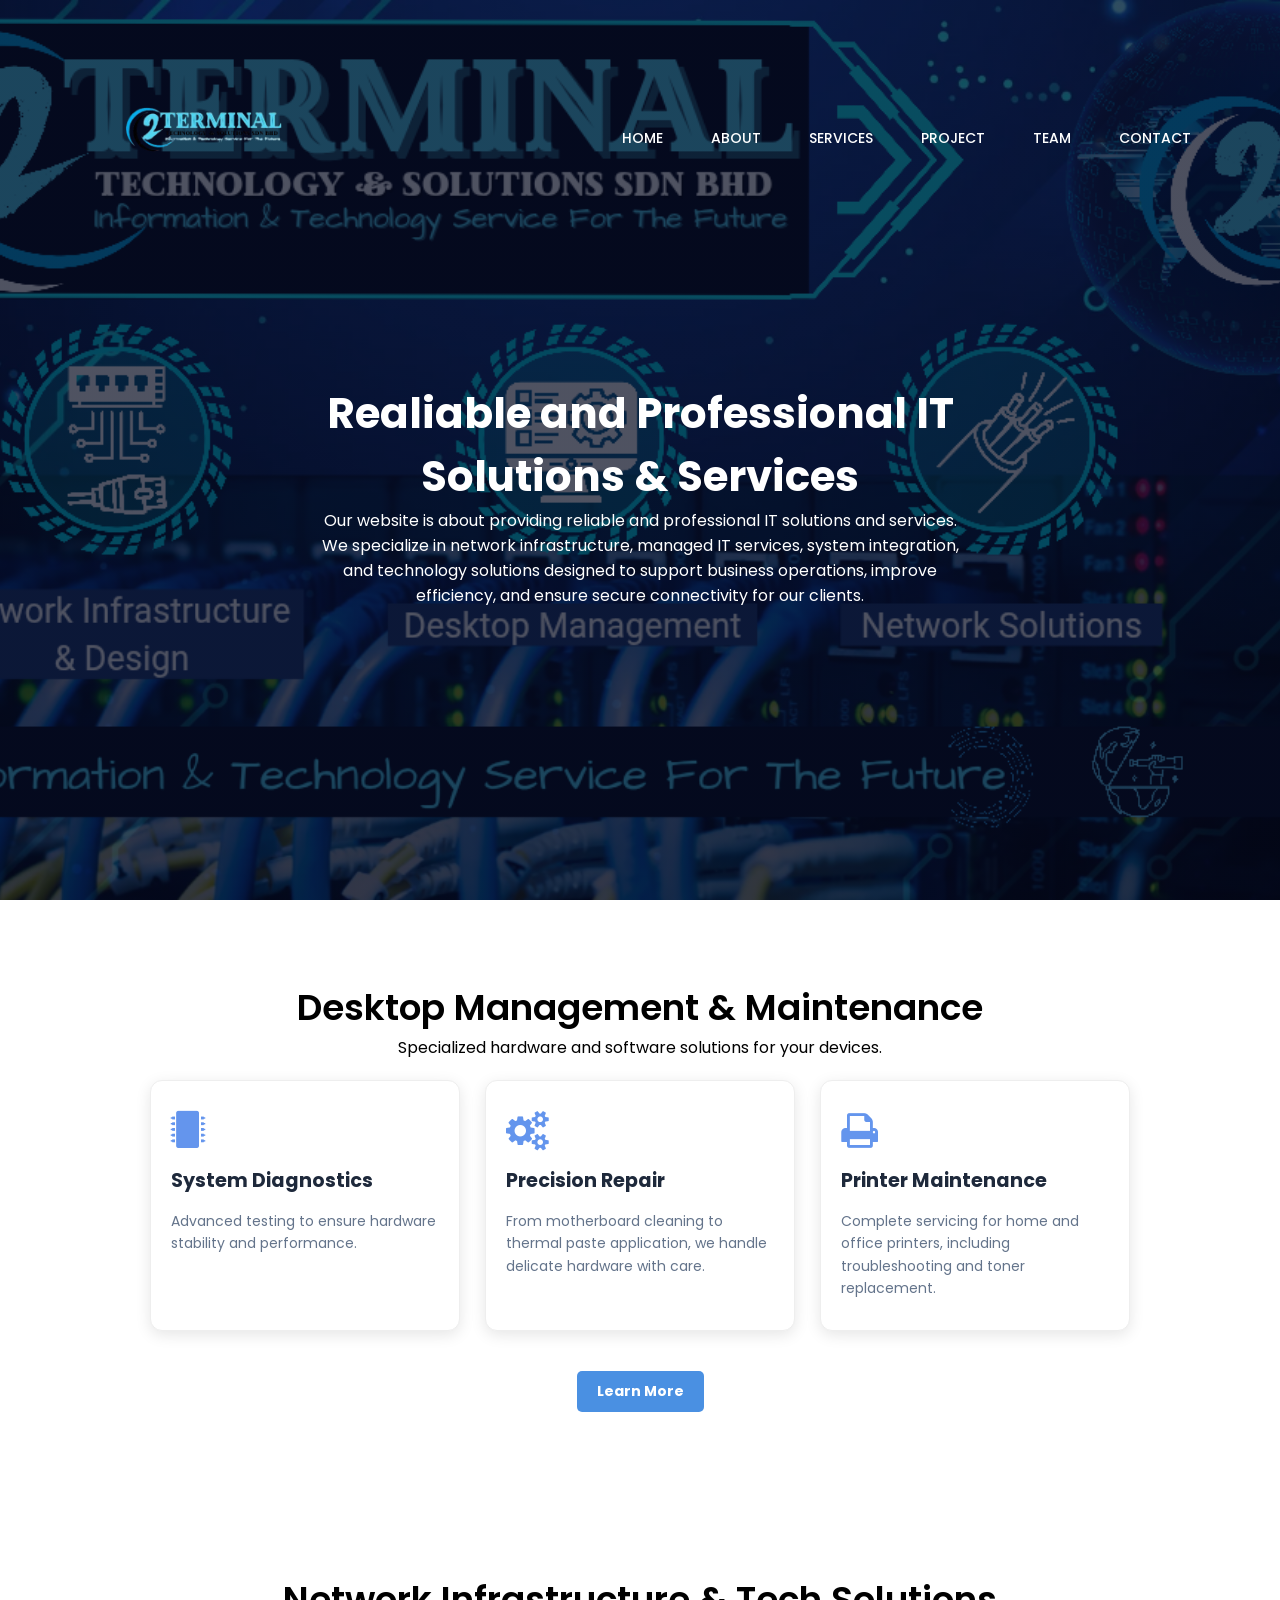
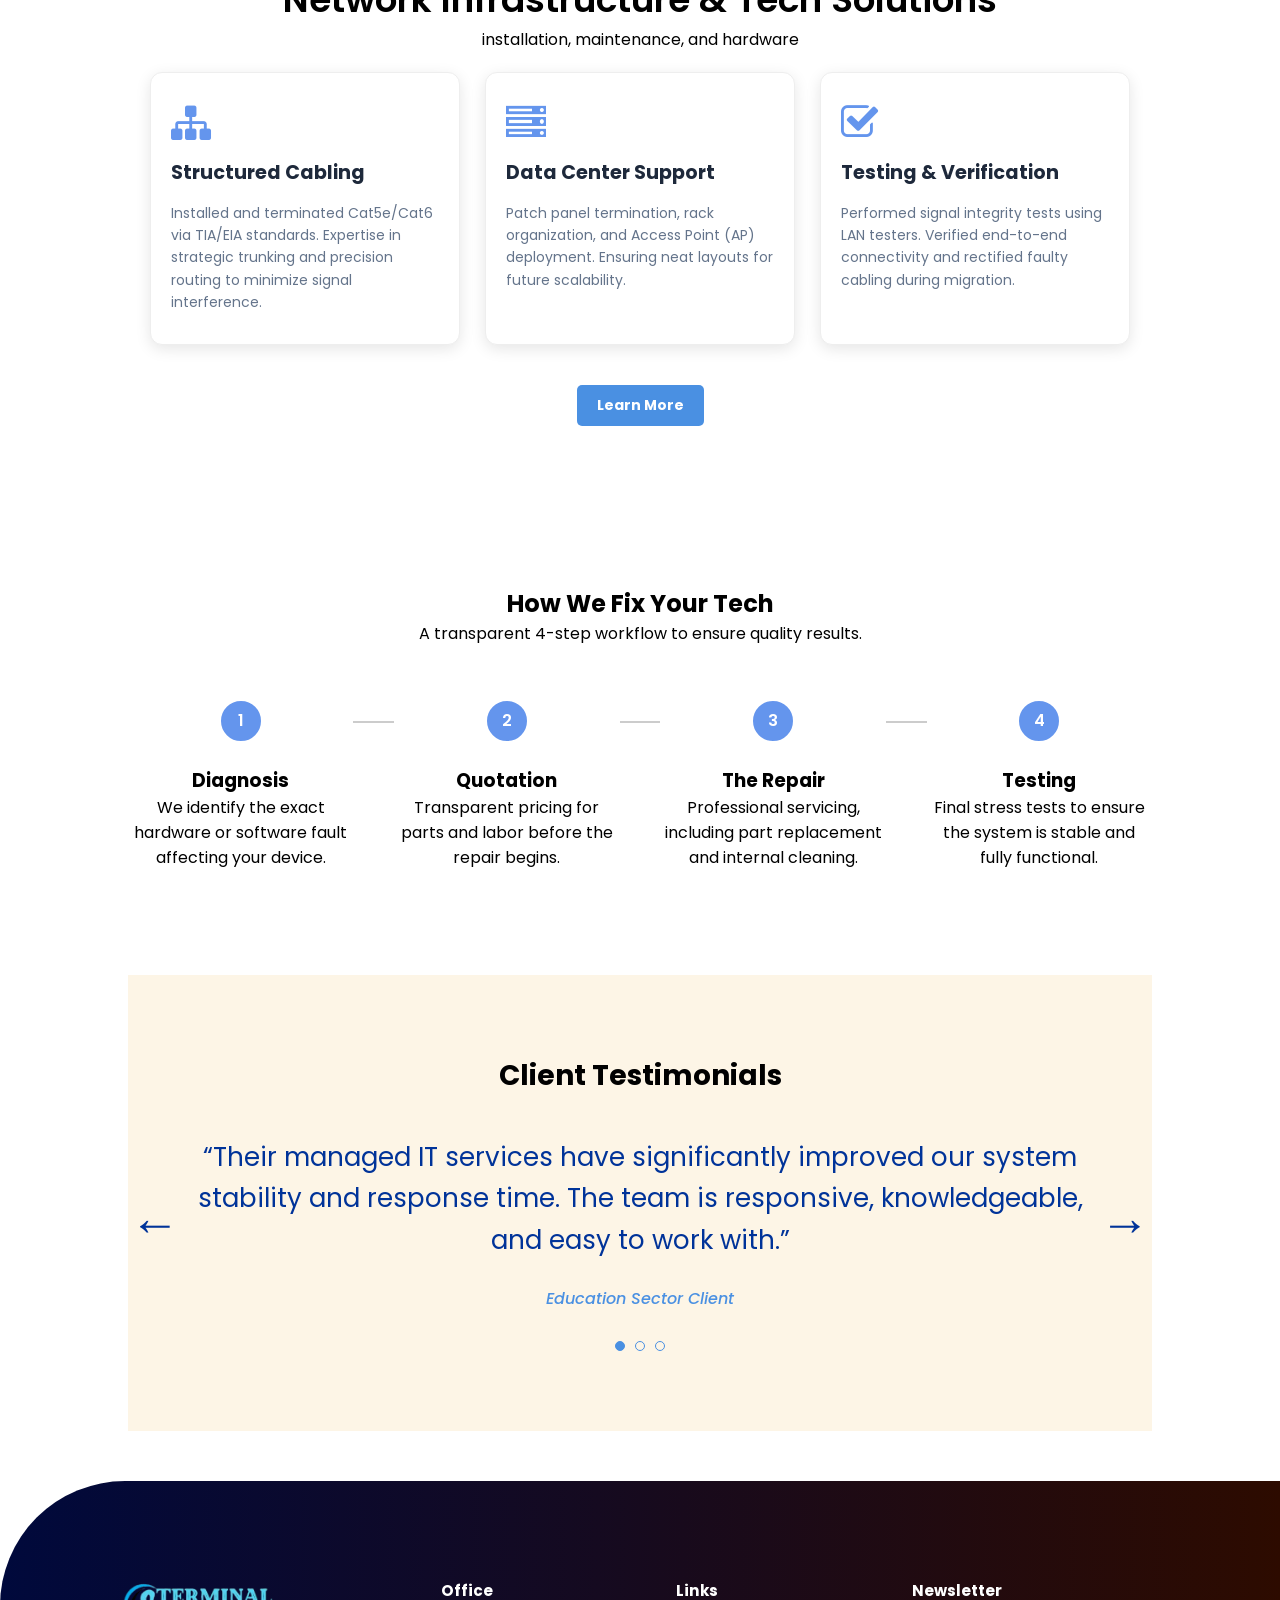
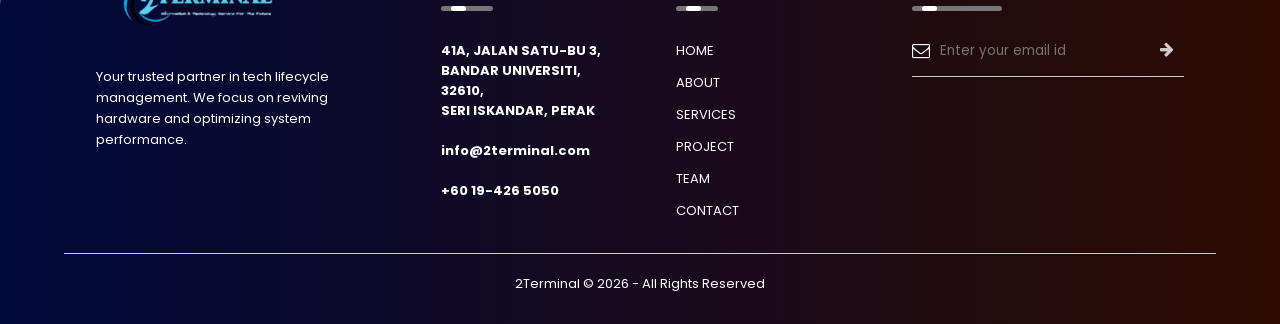
<file: index.html>
<!DOCTYPE html>
<html lang="en">
    <head>
        <meta name="viewport" content="width=device-width, initial-scale=1.0">
    <title>2Terminal Technology & Solutions</title>
    <link href="https://fonts.googleapis.com/css2?family=Poppins:wght@100;200;300;400;600;700&display=swap" rel="stylesheet">
    <link rel="stylesheet" href="https://stackpath.bootstrapcdn.com/font-awesome/4.7.0/css/font-awesome.min.css">
    <link rel="stylesheet" href="style_baru.css">
    </head>

    <body>
       
        <section class="sub-header">
    <nav>
        <a href="index.html"><img src="logo.png" class="logo"></a>
        <div class="nav-links" id="navLinks">
            <i class="fa fa-times" onclick="hideMenu()"></i>
            <ul>
               <li><a href="index.html">HOME</a></li>
                <li><a href="aboutUs_baru.html">ABOUT</a></li>
                <li><a href="services_baru.html">SERVICES</a></li>
                <li><a href="project_baru.html">PROJECT</a></li>
                
                <li><a href="2T-Team.html">TEAM</a></li>
                <li><a href="contactUs_baru.html">CONTACT</a></li>
            </ul>
        </div>
        <i class="fa fa-bars" onclick="showMenu()"></i>
    </nav>

    <div class="text-box">
        <h1>Realiable and Professional IT <br> Solutions & Services</h1>
        <p>Our website is about providing reliable and professional IT solutions and services.<br> We specialize in network infrastructure,
             managed IT services, system integration,<br> and technology solutions designed to support business operations, improve <br>efficiency, 
             and ensure secure connectivity for our clients.</p>
        
    </div>
</section>


<!--------------- DM SERVICES----------------------->

         <section class="services" id="services">
        <h1>Desktop Management & Maintenance</h1>
        <p>Specialized hardware and software solutions for your devices.</p>
        <div class="row">
            <div class="service-col">
                <i class="fa fa-microchip"></i>
                <h3>System Diagnostics</h3>
                <p>Advanced testing to ensure hardware stability and performance.</p>
            </div>
            <div class="service-col">
                <i class="fa fa-cogs"></i>
                <h3>Precision Repair</h3>
                <p>From motherboard cleaning to thermal paste application, we handle delicate hardware with care.</p>
            </div>
            <div class="service-col">
                <i class="fa fa-print"></i>
                <h3>Printer Maintenance</h3>
                <p>Complete servicing for home and office printers, including troubleshooting and toner replacement.</p>
            </div>
           
        </div>
        <a href="#" class="service-btn">Learn More</a>
    </section>

 <!-----------Network Services-------> 
 
  <section class="services" id="services">
        <h1>Network Infrastructure & Tech Solutions</h1>
        <p>installation, maintenance, and hardware</p>
        <div class="row">
            <div class="service-col">
                <i class="fa fa-sitemap"></i>
                <h3>Structured Cabling</h3>
                <p>Installed and terminated Cat5e/Cat6 via TIA/EIA standards. Expertise in strategic trunking and precision routing to minimize signal interference.</p>
            </div>
            <div class="service-col">
                 <i class="fa fa-server"></i>
                <h3>Data Center Support</h3>
                <p>Patch panel termination, rack organization, and Access Point (AP) deployment. Ensuring neat layouts for future scalability.</p>
            </div>
            <div class="service-col">
                <i class="fa fa-check-square-o"></i>
                <h3>Testing & Verification</h3>
                <p>Performed signal integrity tests using LAN testers. Verified end-to-end connectivity and rectified faulty cabling during migration.</p>
            </div>
           
        </div>
        <a href="#" class="service-btn">Learn More</a>
    </section>

<!-------------HOW TO PROCEESS-------------------->
      <section class="process-section">
        <h1>How We Fix Your Tech</h1>
        <p>A transparent 4-step workflow to ensure quality results.</p>
        <div class="process-container">
            <div class="process-step">
                <div class="step-num">1</div>
                <h3>Diagnosis</h3>
                <p>We identify the exact hardware or software fault affecting your device.</p>
            </div>
            <div class="process-step">
                <div class="step-num">2</div>
                <h3>Quotation</h3>
                <p>Transparent pricing for parts and labor before the repair begins.</p>
            </div>
            <div class="process-step">
                <div class="step-num">3</div>
                <h3>The Repair</h3>
                <p>Professional servicing, including part replacement and internal cleaning.</p>
            </div>
            <div class="process-step">
                <div class="step-num">4</div>
                <h3>Testing</h3>
                <p>Final stress tests to ensure the system is stable and fully functional.</p>
            </div>
        </div>
    </section>
    <br>

    <!-------Testimoni section------>
    <section class="testimonials-container">
    <h1 class="testimonial-header">Client Testimonials</h1>

    <div class="testimonial-slider">
        <button class="nav-arrow prev" onclick="changeSlide(-1)">&#8592;</button>
        <button class="nav-arrow next" onclick="changeSlide(1)">&#8594;</button>

        <div class="slide active-slide">
            <p class="testimonial-text">
                “Their managed IT services have significantly improved our system stability and response time. The team is responsive, knowledgeable, and easy to work with.”
            </p>
            <p class="client-info">Education Sector Client</p>
        </div>

        <div class="slide">
            <p class="testimonial-text">
                “Professional and efficient. They handled our network migration with zero downtime. Highly recommended for any corporate infrastructure needs.”
            </p>
            <p class="client-info">Logistics Industry Partner</p>
        </div>

        <div class="slide">
            <p class="testimonial-text">
                “The technical support provided is top-notch. They understand our business requirements and deliver solutions that actually work.”
            </p>
            <p class="client-info">Finance Division Manager</p>
        </div>
    </div>

    <div class="dot-container">
        <span class="dot active" onclick="currentSlide(0)"></span>
        <span class="dot" onclick="currentSlide(1)"></span>
        <span class="dot" onclick="currentSlide(2)"></span>
    </div>
</section>

<script>
    let slideIndex = 0;
    const slides = document.querySelectorAll('.slide');
    const dots = document.querySelectorAll('.dot');

    function showSlides(n) {
        if (n >= slides.length) slideIndex = 0;
        if (n < 0) slideIndex = slides.length - 1;
        
        slides.forEach(s => s.classList.remove('active-slide'));
        dots.forEach(d => d.classList.remove('active'));
        
        slides[slideIndex].classList.add('active-slide');
        dots[slideIndex].classList.add('active');
    }

    function changeSlide(n) {
        showSlides(slideIndex += n);
    }

    function currentSlide(n) {
        showSlides(slideIndex = n);
    }
</script>
<br>
<br>

<!----------FOOTER_---------->    
    
<footer class="footer-main">
        <div class="footer-row">
            <div class="footer-col">
                <img src="logo.png" class="footer-logo">
                <p>Your trusted partner in tech lifecycle management. We focus on reviving hardware and optimizing system performance.</p>
            </div>
            <div class="footer-col">
                <h3>Office <div class="underline"><span></span></div></h3>
              
                <h4>41A, JALAN SATU-BU 3, BANDAR UNIVERSITI, 32610,<br> SERI ISKANDAR, PERAK</h4>
              <br>
                <h4 class="email-id">info@2terminal.com</h4>
                <br>
                <h4>+60 19-426 5050</h4>
            </div>
            <div class="footer-col">
                <h3>Links <div class="underline"><span></span></div></h3>
                <ul>
                 <li><a href="index.html">HOME</a></li>
                <li><a href="aboutUs_baru.html">ABOUT</a></li>
                <li><a href="services_baru.html">SERVICES</a></li>
                <li><a href="project_baru.html">PROJECT</a></li>
                
                <li><a href="2T-Team.html">TEAM</a></li>
                <li><a href="contactUs_baru.html">CONTACT</a></li>
                </ul>
            </div>
            <div class="footer-col">
                <h3>Newsletter <div class="underline"><span></span></div></h3>
                <form>
                    <i class="fa fa-envelope-o"></i>
                    <input type="email" placeholder="Enter your email id" required>
                    <button type="submit"><i class="fa fa-arrow-right"></i></button>
                </form>
                <!----<div class="social-icons">
                    <i class="fa fa-facebook"></i>
                    <i class="fa fa-twitter"></i>
                    <i class="fa fa-whatsapp"></i>
                    <i class="fa fa-pinterest"></i>
                </div>---->
            </div>
        </div>
        <hr>
        <p class="copyright">2Terminal © 2026 - All Rights Reserved</p>
    </footer>


 <!------------FUNTION FOR MEDIA LAYOUT------------>   
    <script>
        var navLinks = document.getElementById("navLinks");
        function showMenu() { navLinks.style.right = "0"; }
        function hideMenu() { navLinks.style.right = "-200px"; }
    </script>

</body>

</html>
</file>
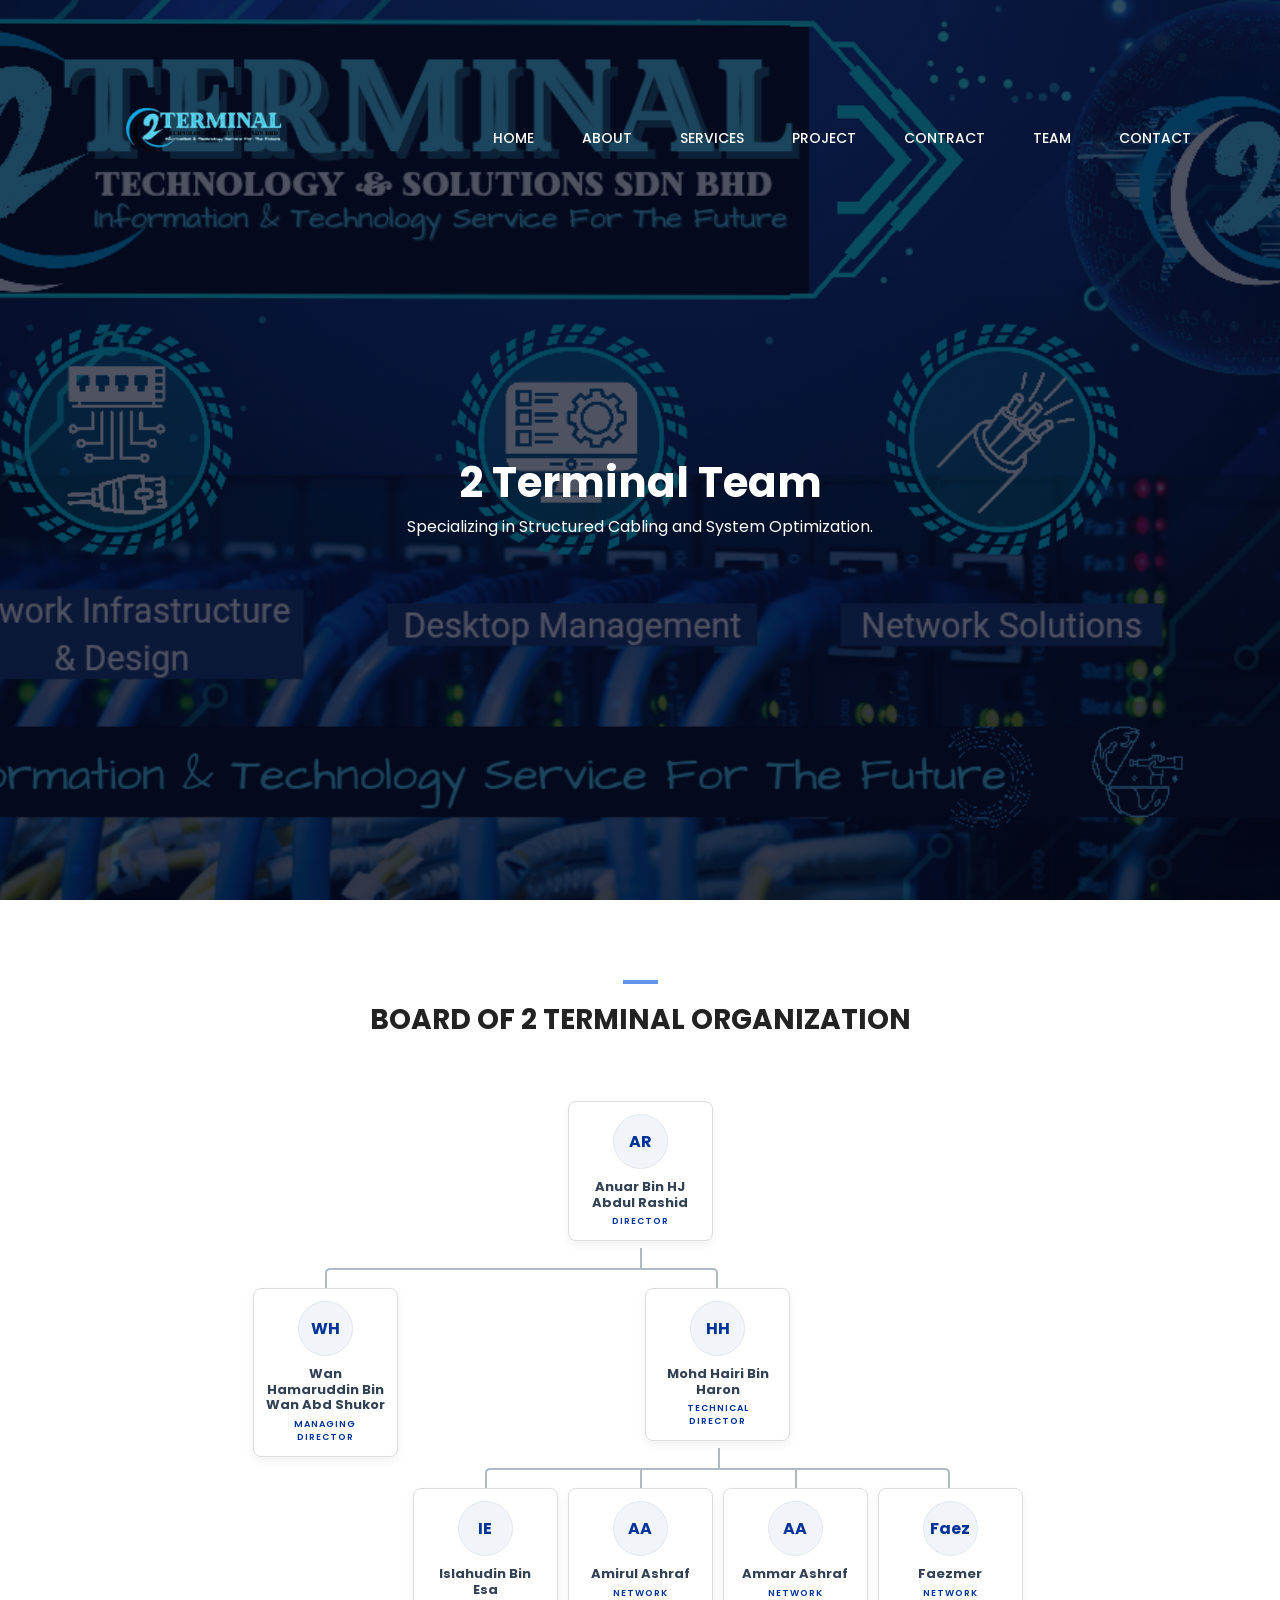
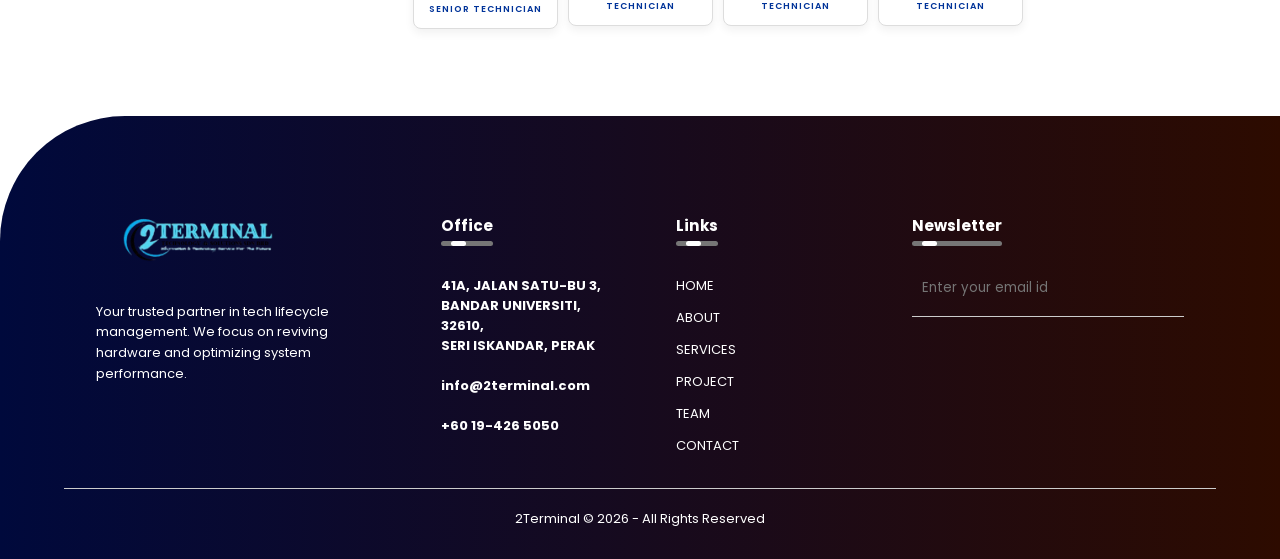
<file: 2T-Team.html>
<!DOCTYPE html>
<html lang="en">
<head>
    <meta charset="UTF-8">
    <meta name="viewport" content="width=device-width, initial-scale=1.0">
    <title>Leadership Team | 2 Terminal</title>
    <link rel="stylesheet" href="style_baru.css">
    <link href="https://fonts.googleapis.com/css2?family=Poppins:wght@400;600;700&display=swap" rel="stylesheet">
</head>
<body>
    <section class="sub-header">
    <nav>
        <a href="index.html"><img src="logo.png" class="logo"></a>
        <div class="nav-links" id="navLinks">
            <i class="fa fa-times" onclick="hideMenu()"></i>
            <ul>
               <li><a href="index.html">HOME</a></li>
                <li><a href="aboutUs_baru.html">ABOUT</a></li>
                <li><a href="services_baru.html">SERVICES</a></li>
                <li><a href="project_baru.html">PROJECT</a></li>
                <li><a href="contract.html">CONTRACT</a></li>
                <li><a href="2T-Team.html">TEAM</a></li>
                <li><a href="contactUs_baru.html">CONTACT</a></li>
            </ul>
        </div>
        <i class="fa fa-bars" onclick="showMenu()"></i>
    </nav>

    <div class="text-box">
        <h1>2 Terminal Team</h1>
        <p>Specializing in Structured Cabling and System Optimization.</p>
       
        
</section>



<section class="org-section">
    <div class="red-dash"></div>
    <h2 class="section-title">Board of 2 Terminal organization</h2>

    <div class="tree">
        <ul>
            <li>
    <div class="card">
        <div class="avatar">AR</div>
        <div class="name">Anuar Bin HJ Abdul Rashid</div>
        <div class="role">Director</div>
    </div>
    
    <ul>
        <li>
            <div class="card">
                <div class="avatar">WH</div>
                <div class="name">Wan Hamaruddin Bin Wan Abd Shukor</div>
                <div class="role">Managing Director</div>
            </div>
        </li>

        <li>
            <div class="card">
                <div class="avatar">HH</div>
               <div class="name">Mohd Hairi Bin Haron</div>
                <div class="role">Technical Director</div>
            </div>
            
            <ul>
                <li>
                    <div class="card">
                        <div class="avatar">IE</div>
                        <div class="name">Islahudin Bin Esa</div>
                        <div class="role">Senior Technician</div>
                    </div>
                </li>
                 <li>
                    <div class="card">
                        <div class="avatar">AA</div>
                        <div class="name">Amirul Ashraf</div>
                        <div class="role">Network Technician</div>
                    </div>
                </li>

                 <li>
                    <div class="card">
                        <div class="avatar">AA</div>
                        <div class="name">Ammar Ashraf</div>
                        <div class="role">Network Technician</div>
                    </div>
                </li>

                <li>
                    <div class="card">
                        <div class="avatar">Faez</div>
                        <div class="name">Faezmer</div>
                        <div class="role">Network Technician</div>
                    </div>
                </li>
            </ul>
        </li>
    </ul>
</li>
        </ul>
    </div>
</section>



<!----------FOOTER_---------->    
    
<footer class="footer-main">
        <div class="footer-row">
            <div class="footer-col">
                <img src="logo.png" class="footer-logo">
                <p>Your trusted partner in tech lifecycle management. We focus on reviving hardware and optimizing system performance.</p>
            </div>
            <div class="footer-col">
                <h3>Office <div class="underline"><span></span></div></h3>
              
                <h4>41A, JALAN SATU-BU 3, BANDAR UNIVERSITI, 32610,<br> SERI ISKANDAR, PERAK</h4>
              <br>
                <h4 class="email-id">info@2terminal.com</h4>
                <br>
                <h4>+60 19-426 5050</h4>
            </div>
            <div class="footer-col">
                <h3>Links <div class="underline"><span></span></div></h3>
                <ul>
                  <li><a href="index.html">HOME</a></li>
                <li><a href="aboutUs_baru.html">ABOUT</a></li>
                <li><a href="services_baru.html">SERVICES</a></li>
                <li><a href="project_baru.html">PROJECT</a></li>
                
                <li><a href="2T-Team.html">TEAM</a></li>
                <li><a href="contactUs_baru.html">CONTACT</a></li>
                </ul>
            </div>
            <div class="footer-col">
                <h3>Newsletter <div class="underline"><span></span></div></h3>
                <form>
                    <i class="fa fa-envelope-o"></i>
                    <input type="email" placeholder="Enter your email id" required>
                    <button type="submit"><i class="fa fa-arrow-right"></i></button>
                </form>
                <!----<div class="social-icons">
                    <i class="fa fa-facebook"></i>
                    <i class="fa fa-twitter"></i>
                    <i class="fa fa-whatsapp"></i>
                    <i class="fa fa-pinterest"></i>
                </div>---->
            </div>
        </div>
        <hr>
        <p class="copyright">2Terminal © 2026 - All Rights Reserved</p>
    </footer>

   <!------------FUNTION FOR MEDIA LAYOUT------------>  
    <script>
        var navLinks = document.getElementById("navLinks");
        function showMenu() { navLinks.style.right = "0"; }
        function hideMenu() { navLinks.style.right = "-200px"; }
    </script>

</body>

</html>
</file>
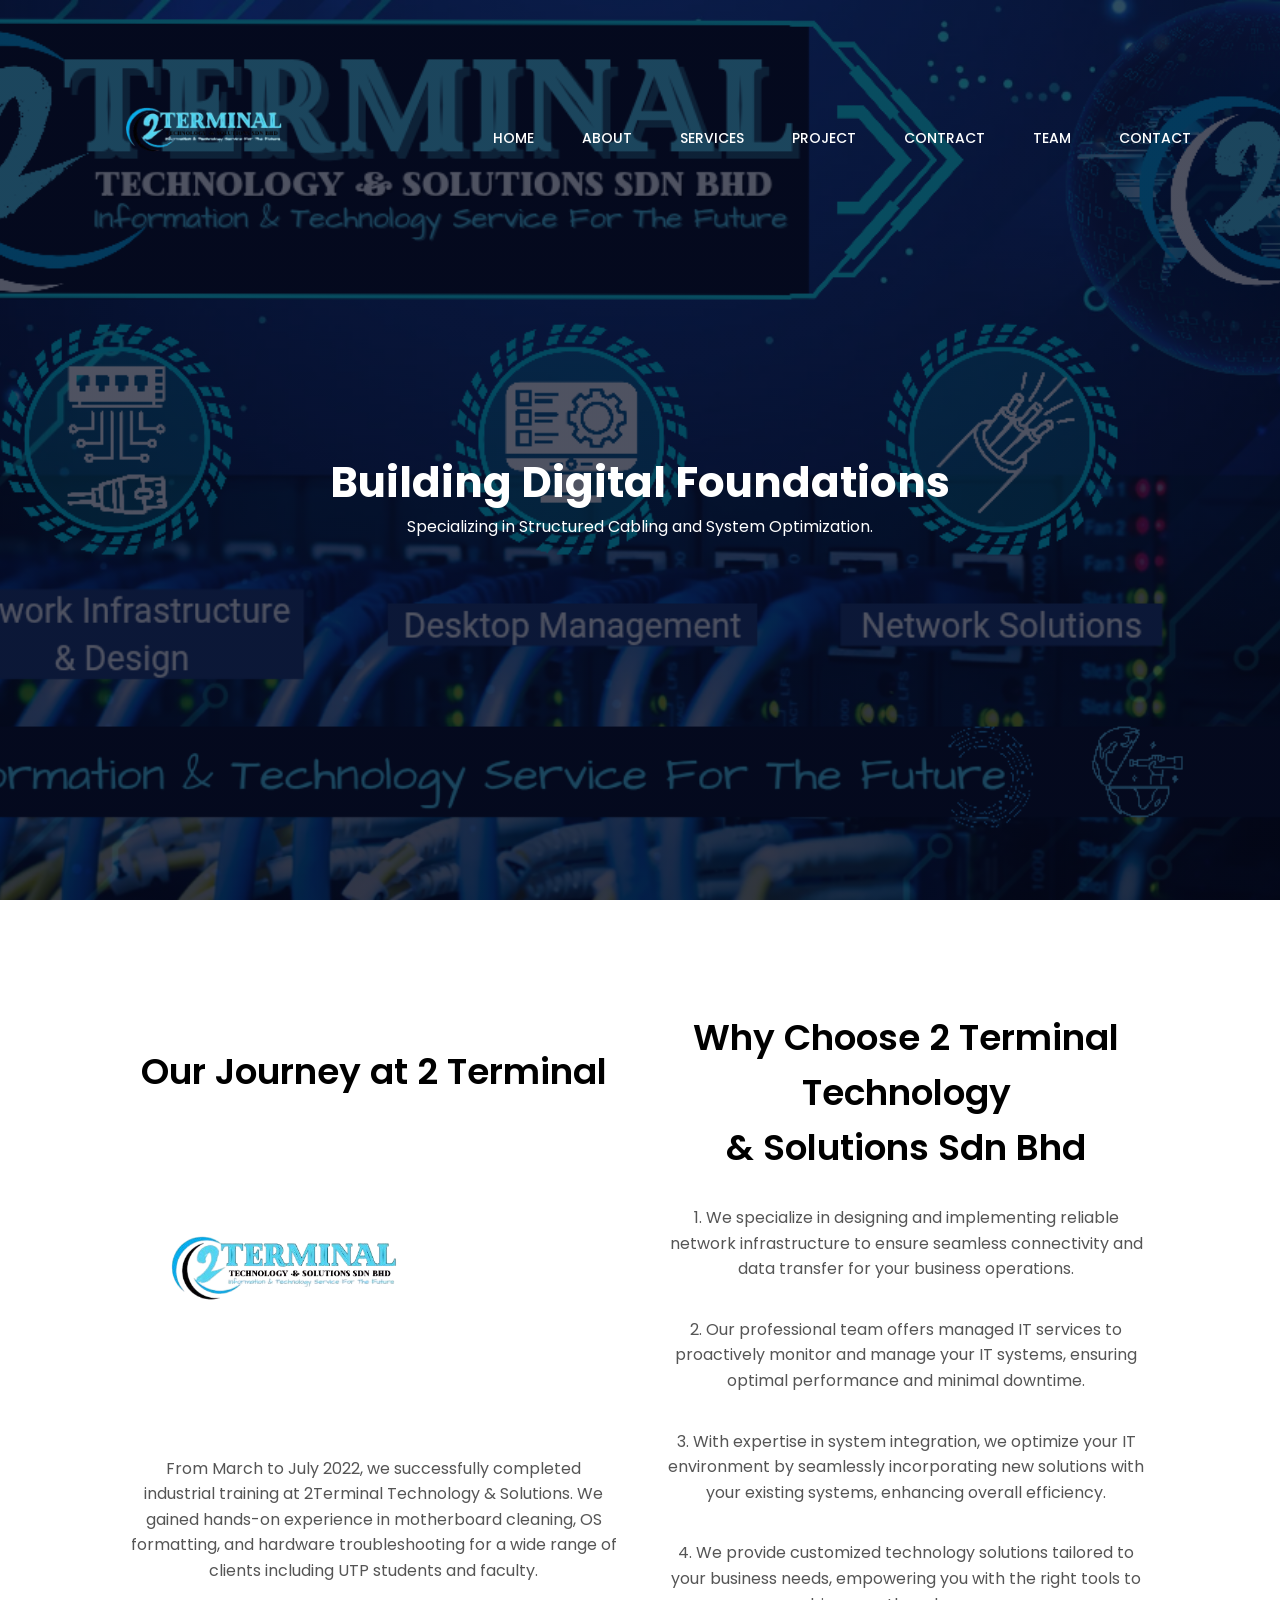
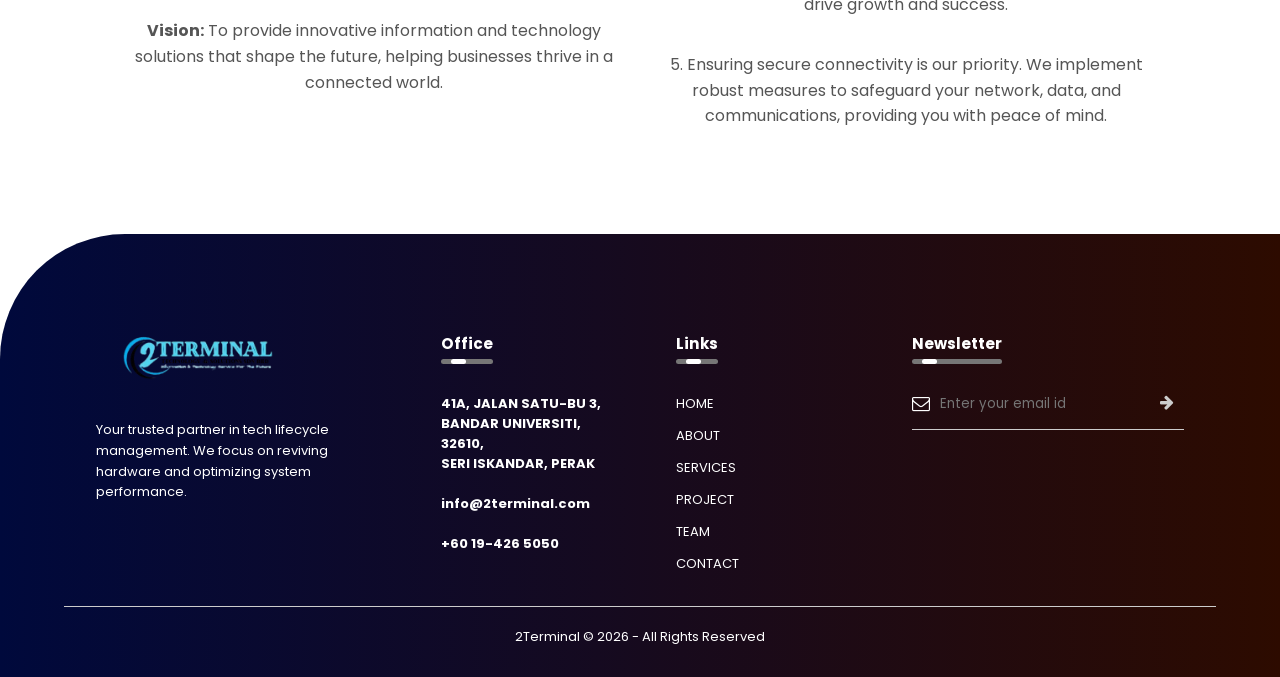
<file: aboutUs_baru.html>
<!DOCTYPE html>
<html lang="en">
<head>
    <meta name="viewport" content="width=device-width, initial-scale=1.0">
    <title>About Us | 2Terminal</title>
    <link href="https://fonts.googleapis.com/css2?family=Poppins:wght@100;200;300;400;600;700&display=swap" rel="stylesheet">
    <link rel="stylesheet" href="https://stackpath.bootstrapcdn.com/font-awesome/4.7.0/css/font-awesome.min.css">
    <link rel="stylesheet" href="style_baru.css">
</head>
<body>
    <section class="sub-header">
    <nav>
        <a href="index.html"><img src="logo.png" class="logo"></a>
        <div class="nav-links" id="navLinks">
            <i class="fa fa-times" onclick="hideMenu()"></i>
            <ul>
                 <li><a href="index.html">HOME</a></li>
                <li><a href="aboutUs_baru.html">ABOUT</a></li>
                <li><a href="services_baru.html">SERVICES</a></li>
                <li><a href="project_baru.html">PROJECT</a></li>
                <li><a href="contract.html">CONTRACT</a></li>
                <li><a href="2T-Team.html">TEAM</a></li>
                <li><a href="contactUs_baru.html">CONTACT</a></li>
            </ul>
        </div>
        <i class="fa fa-bars" onclick="showMenu()"></i>
    </nav>

    <div class="text-box">
        <h1>Building Digital Foundations</h1>
        <p>Specializing in Structured Cabling and System Optimization.</p>
       
        
</section>

    <section class="about-us">
    <div class="about-row">
        <div class="about-col">
            <h1>Our Journey at 2 Terminal</h1>
            <img src="logo.png">
            <p>From March to July 2022, we successfully completed industrial training at 2Terminal Technology & Solutions. We gained hands-on experience in motherboard cleaning, OS formatting, and hardware troubleshooting for a wide range of clients including UTP students and faculty.</p>


            <p><strong>Vision:</strong> To provide innovative information and technology solutions that shape the future, helping businesses thrive in a connected world.</p>

            
        </div>
        
        <div class="about-col">
           <h1>Why Choose 2 Terminal Technology <br> & Solutions Sdn Bhd</h1>
            <p>1. We specialize in designing and implementing reliable network infrastructure to ensure seamless connectivity and data transfer for your business operations.</p>
            <p>2. Our professional team offers managed IT services to proactively monitor and manage your IT systems, ensuring optimal performance and minimal downtime.</p>
            <p>3. With expertise in system integration, we optimize your IT environment by seamlessly incorporating new solutions with your existing systems, enhancing overall efficiency.</p>
            <p>4. We provide customized technology solutions tailored to your business needs, empowering you with the right tools to drive growth and success.</p>
            <p>5. Ensuring secure connectivity is our priority. We implement robust measures to safeguard your network, data, and communications, providing you with peace of mind.</p>
    </div>
</section>

 <!----------FOOTER_---------->    
    
<footer class="footer-main">
        <div class="footer-row">
            <div class="footer-col">
                <img src="logo.png" class="footer-logo">
                <p>Your trusted partner in tech lifecycle management. We focus on reviving hardware and optimizing system performance.</p>
            </div>
            <div class="footer-col">
                 <h3>Office <div class="underline"><span></span></div></h3>
              
                <h4>41A, JALAN SATU-BU 3, BANDAR UNIVERSITI, 32610,<br> SERI ISKANDAR, PERAK</h4>
              <br>
                <h4 class="email-id">info@2terminal.com</h4>
                <br>
                <h4>+60 19-426 5050</h4>
            </div>
            <div class="footer-col">
                <h3>Links <div class="underline"><span></span></div></h3>
                <ul>
                   <li><a href="index.html">HOME</a></li>
                <li><a href="aboutUs_baru.html">ABOUT</a></li>
                <li><a href="services_baru.html">SERVICES</a></li>
                <li><a href="project_baru.html">PROJECT</a></li>
               
                <li><a href="2T-Team.html">TEAM</a></li>
                <li><a href="contactUs_baru.html">CONTACT</a></li>
                </ul>
            </div>
            <div class="footer-col">
                <h3>Newsletter <div class="underline"><span></span></div></h3>
                <form>
                    <i class="fa fa-envelope-o"></i>
                    <input type="email" placeholder="Enter your email id" required>
                    <button type="submit"><i class="fa fa-arrow-right"></i></button>
                </form>
                <!----<div class="social-icons">
                    <i class="fa fa-facebook"></i>
                    <i class="fa fa-twitter"></i>
                    <i class="fa fa-whatsapp"></i>
                    <i class="fa fa-pinterest"></i>
                </div>---->
            </div>
        </div>
        <hr>
        <p class="copyright">2Terminal © 2026 - All Rights Reserved</p>
    </footer>

   <!------------FUNTION FOR MEDIA LAYOUT------------>  
    <script>
        var navLinks = document.getElementById("navLinks");
        function showMenu() { navLinks.style.right = "0"; }
        function hideMenu() { navLinks.style.right = "-200px"; }
    </script>
</body>

</html>
</file>
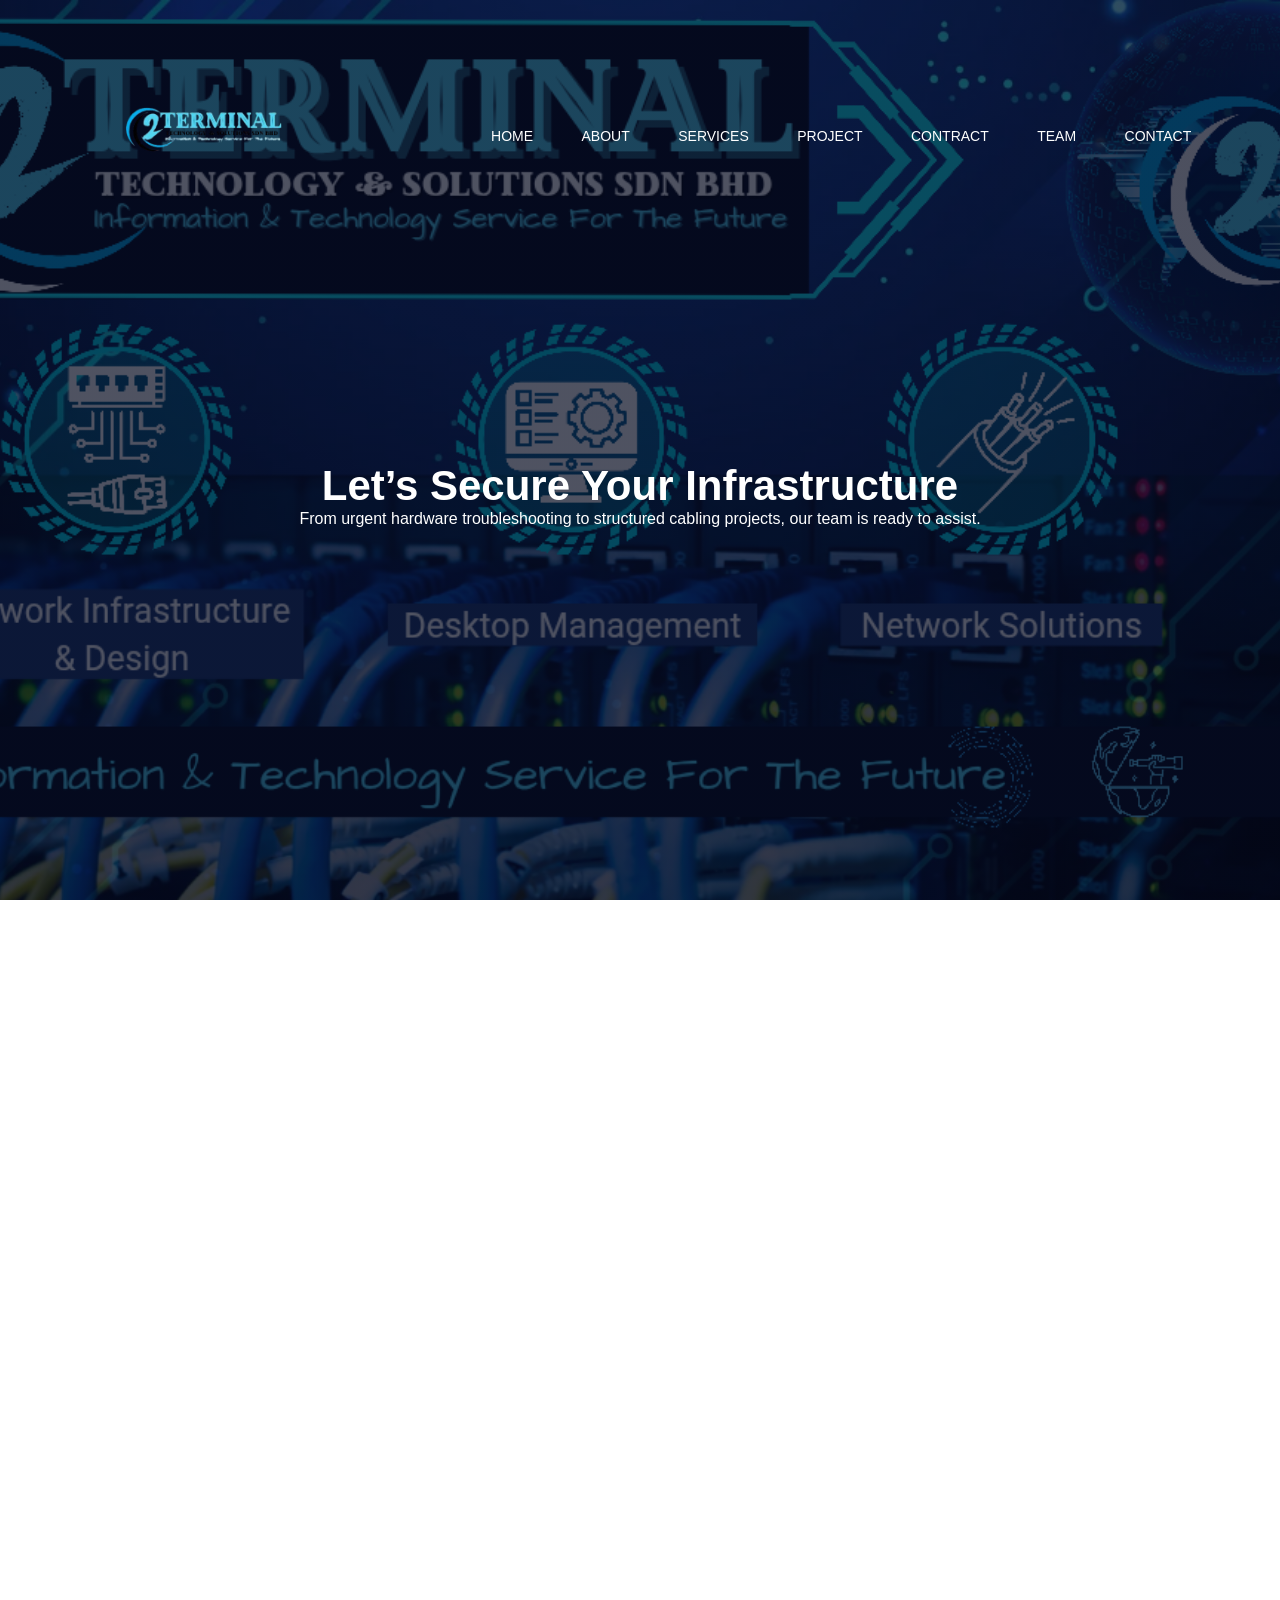
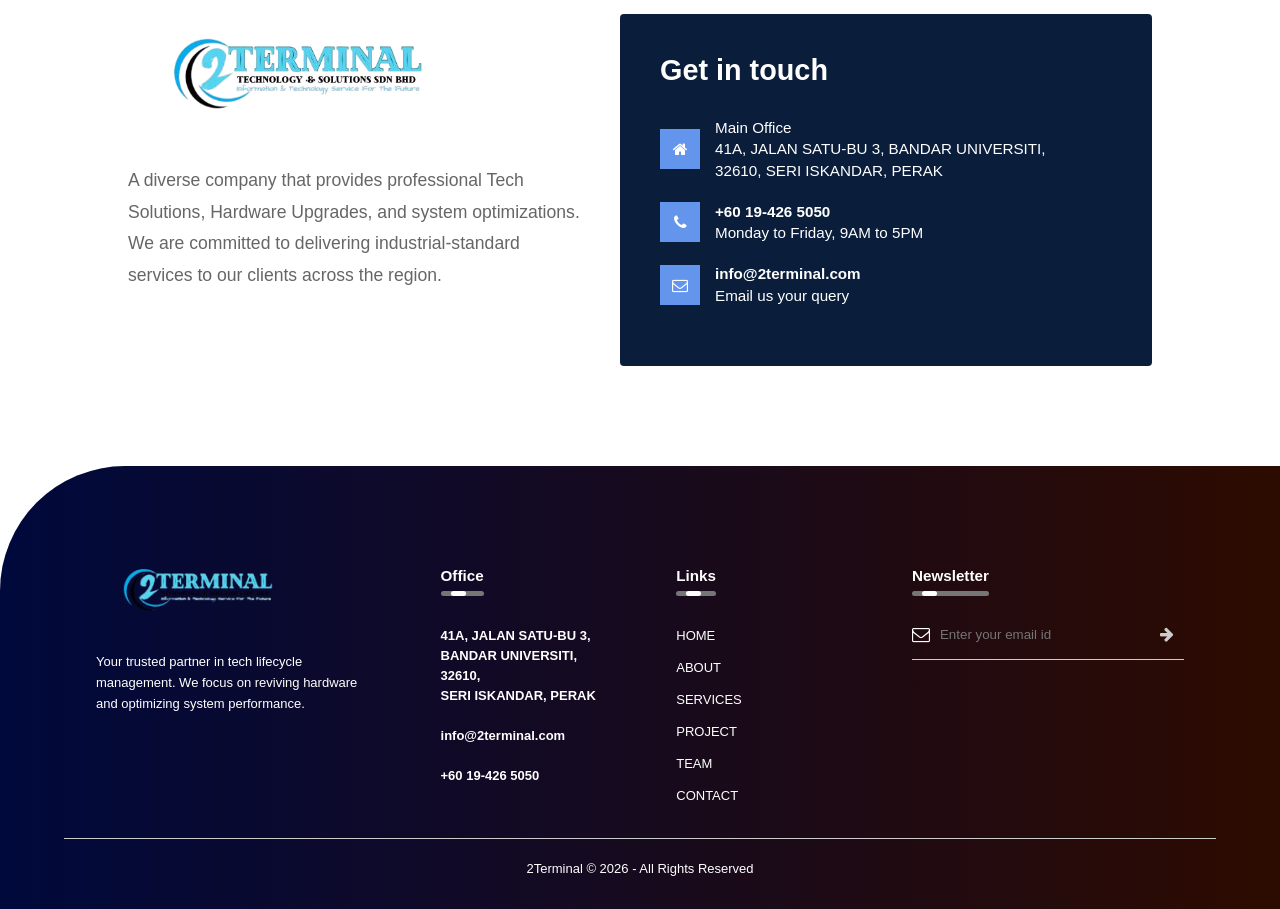
<file: contactUs_baru.html>
<!DOCTYPE html>
<html>
<head>
    <meta name="viewport" content="width=device-width, initial-scale=1.0">
    <title>Contact Us | 2Terminal</title>
    <link rel="stylesheet" href="style_baru.css">
    <link rel="stylesheet" href="https://stackpath.bootstrapcdn.com/font-awesome/4.7.0/css/font-awesome.min.css">
</head>
<body>
    <section class="sub-header">
    <nav>
        <a href="index.html"><img src="logo.png" class="logo"></a>
        <div class="nav-links" id="navLinks">
            <i class="fa fa-times" onclick="hideMenu()"></i>
            <ul>
               <li><a href="index.html">HOME</a></li>
                <li><a href="aboutUs_baru.html">ABOUT</a></li>
                <li><a href="services_baru.html">SERVICES</a></li>
                <li><a href="project_baru.html">PROJECT</a></li>
                <li><a href="contract.html">CONTRACT</a></li>
                <li><a href="2T-Team.html">TEAM</a></li>
                <li><a href="contactUs_baru.html">CONTACT</a></li>
            </ul>
        </div>
        <i class="fa fa-bars" onclick="showMenu()"></i>
    </nav>

    <div class="text-box">
        <h1>Let’s Secure Your Infrastructure</h1>
        <p>From urgent hardware troubleshooting to  structured cabling projects, our team is ready to assist.</p>
       
    </div>
</section>


   <section class="location">

   <iframe src="https://www.google.com/maps/embed?pb=!1m18!1m12!1m3!1d3978.2682332533295!2d100.96925317447216!3d4.360723244512083!2m3!1f0!2f0!3f0!3m2!1i1024!2i768!4f13.1!3m3!1m2!1s0x31cae16b91c32167%3A0xfd8455eb3d029b67!2sWarung%20Cha%20%5BHQ%5D!5e0!3m2!1sen!2smy!4v1770218018618!5m2!1sen!2smy" 
   width="600" height="450" style="border:0;" allowfullscreen="" loading="lazy" referrerpolicy="no-referrer-when-downgrade"></iframe>
   </section>



    <!---<section>
        <div class="row">
            <div class="contact-col">
                <div><i class="fa fa-home"></i><span><h5>Main Office, GF-Block K1</h5><p>UTP, Seri Iskandar, Perak</p></span></div>
                <div><i class="fa fa-home"></i><span><h5>Vendor Office, GF-Block K1</h5><p>UTP, Seri Iskandar, Perak</p></span></div>
                <div><i class="fa fa-phone"></i><span><h5>+60 123456789</h5><p>Monday to Friday, 9AM to 5PM</p></span></div>
                <div>
                <i class="fa fa-envelope-o"></i>
                <span>
                    <h5>info@2terminal.com</h5>
                    <p>Email us your query</p>
                    
                </span>
            </div>
            </div>
            <div class="contact-col">
                <form>
                    <input type="text" placeholder="Enter Name" required>
                    <input type="email" placeholder="Enter Email" required>
                    <textarea rows="8" placeholder="Message" required></textarea>
                    <button type="submit" class="hero-btn red-btn">SEND MESSAGE</button>
                </form>
            </div>
        </div>
    </section>--->
    

    <section class="contact-main">
    <div class="contact-container">
        
        <div class="company-info">
            <img src="logo.png" alt="2Terminal Logo" class="contact-logo">
            <p>
                A diverse company that provides professional Tech Solutions, Hardware Upgrades, 
                and system optimizations. We are committed to delivering industrial-standard 
                services to our clients across the region.
            </p>
        </div>

        <div class="get-in-touch-card">
            <h2>Get in touch</h2>

            <div class="contact-item">
                <div class="icon-square"><i class="fa fa-home"></i></div>
                <div class="text-content">
                    <p>Main Office<br>
                        41A, JALAN SATU-BU 3, BANDAR UNIVERSITI,<br> 32610, SERI ISKANDAR, PERAK
                </p>
                </div>
            </div>

            <div class="contact-item">
                <div class="icon-square"><i class="fa fa-phone"></i></div>
                <div class="text-content">
            <strong>+60 19-426 5050</strong><br>
                    Monday to Friday, 9AM to 5PM
                </div>
            </div>

            <div class="contact-item">
                <div class="icon-square"><i class="fa fa-envelope-o"></i></div>
                <div class="text-content">
                    <strong>info@2terminal.com</strong><br>
                    Email us your query
                </div>
            </div>
        </div>

    </div>
</section>


    <!----------FOOTER_---------->    
    
<footer class="footer-main">
        <div class="footer-row">
            <div class="footer-col">
                <img src="logo.png" class="footer-logo">
                <p>Your trusted partner in tech lifecycle management. We focus on reviving hardware and optimizing system performance.</p>
            </div>
            <div class="footer-col">
                <h3>Office <div class="underline"><span></span></div></h3>
              
                <h4>41A, JALAN SATU-BU 3, BANDAR UNIVERSITI, 32610,<br> SERI ISKANDAR, PERAK</h4>
              <br>
                <h4 class="email-id">info@2terminal.com</h4>
                <br>
                <h4>+60 19-426 5050</h4>
            </div>
            <div class="footer-col">
                <h3>Links <div class="underline"><span></span></div></h3>
                <ul>
                 <li><a href="index.html">HOME</a></li>
                <li><a href="aboutUs_baru.html">ABOUT</a></li>
                <li><a href="services_baru.html">SERVICES</a></li>
                <li><a href="project_baru.html">PROJECT</a></li>
               
                <li><a href="2T-Team.html">TEAM</a></li>
                <li><a href="contactUs_baru.html">CONTACT</a></li>
                </ul>
            </div>
            <div class="footer-col">
                <h3>Newsletter <div class="underline"><span></span></div></h3>
                <form>
                    <i class="fa fa-envelope-o"></i>
                    <input type="email" placeholder="Enter your email id" required>
                    <button type="submit"><i class="fa fa-arrow-right"></i></button>
                </form>
                <!----<div class="social-icons">
                    <i class="fa fa-facebook"></i>
                    <i class="fa fa-twitter"></i>
                    <i class="fa fa-whatsapp"></i>
                    <i class="fa fa-pinterest"></i>
                </div>---->
            </div>
        </div>
        <hr>
        <p class="copyright">2Terminal © 2026 - All Rights Reserved</p>
    </footer>

    <!------------FUNTION FOR MEDIA LAYOUT------------>  
    <script>
        var navLinks = document.getElementById("navLinks");
        function showMenu() { navLinks.style.right = "0"; }
        function hideMenu() { navLinks.style.right = "-200px"; }
    </script>

    

</body>

</html>
</file>
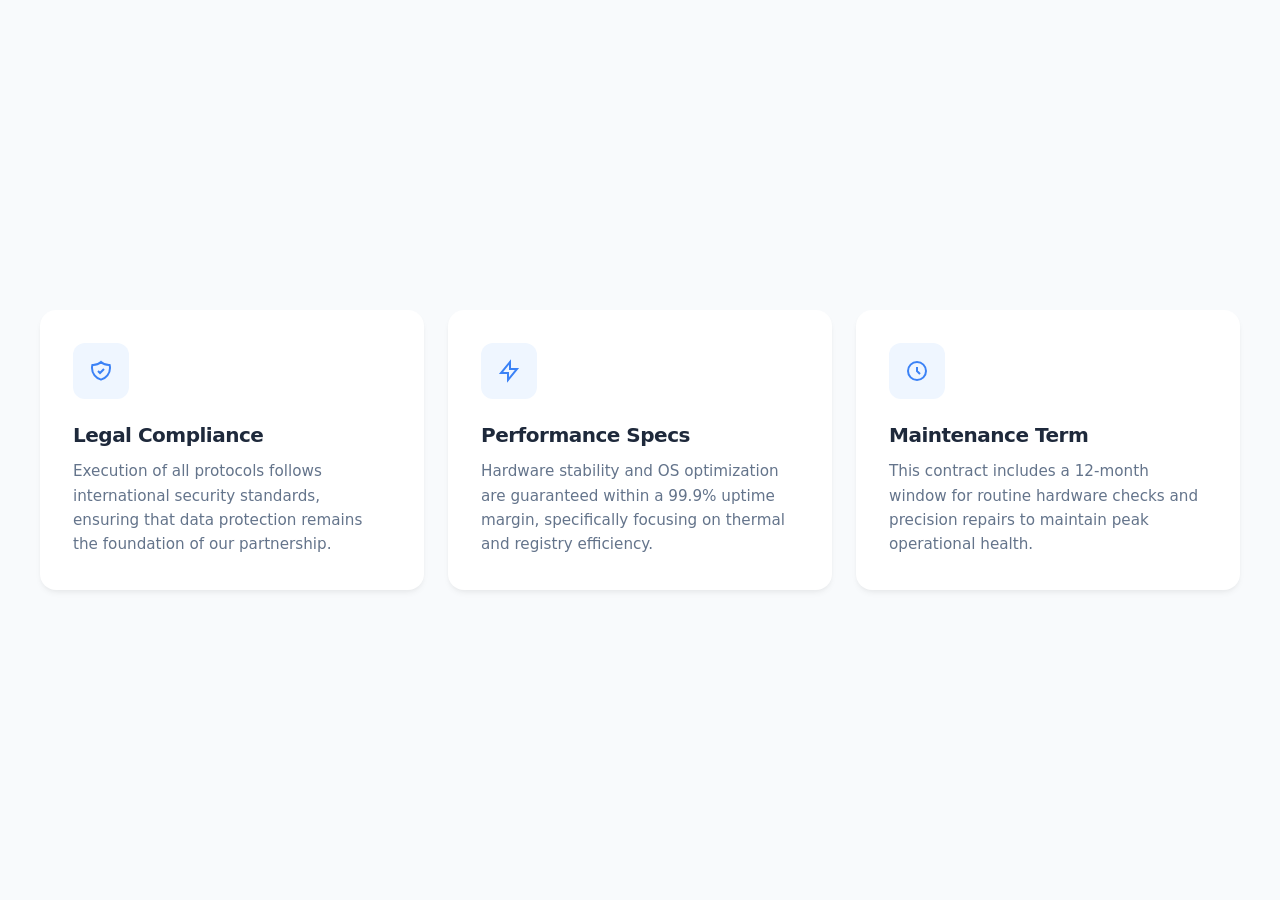
<file: contoh.html>
<!DOCTYPE html>
<html lang="en">
<head>
    <meta charset="UTF-8">
    <meta name="viewport" content="width=device-width, initial-scale=1.0">
    <title>Contract Details Overview</title>
    <style>
        body {
            background-color: #f8fafc; /* Very light grey background */
            font-family: 'Inter', system-ui, -apple-system, sans-serif;
            display: flex;
            justify-content: center;
            align-items: center;
            min-height: 100vh;
            margin: 0;
        }

        .contract-wrapper {
            max-width: 1200px;
            width: 100%;
            padding: 20px;
            display: grid;
            grid-template-columns: repeat(3, 1fr); /* 3 column layout like your image */
            gap: 24px;
        }

        /* The Card */
        .card {
            background: #ffffff;
            border-radius: 16px;
            padding: 32px;
            box-shadow: 0 4px 6px -1px rgba(0, 0, 0, 0.05), 0 2px 4px -1px rgba(0, 0, 0, 0.03);
            transition: all 0.3s cubic-bezier(0.4, 0, 0.2, 1);
            border: 1px solid transparent;
        }

        /* Hover states to make it interactive */
        .card:hover {
            transform: translateY(-8px);
            box-shadow: 0 20px 25px -5px rgba(0, 0, 0, 0.1);
            border-color: #e2e8f0;
        }

        /* Icon/Picture Styling */
        .icon-container {
            background-color: #eff6ff; /* Light blue wash */
            width: 56px;
            height: 56px;
            border-radius: 12px;
            display: flex;
            align-items: center;
            justify-content: center;
            margin-bottom: 24px;
            color: #3b82f6; /* Signature blue */
        }

        /* Title/Heading */
        .card h3 {
            color: #1e293b;
            font-size: 1.25rem;
            font-weight: 700;
            margin: 0 0 12px 0;
            letter-spacing: -0.025em;
        }

        /* Body/Detail Text */
        .card p {
            color: #64748b;
            font-size: 0.95rem;
            line-height: 1.6;
            margin: 0;
        }

        /* Responsive design for tablets and phones */
        @media (max-width: 1024px) {
            .contract-wrapper { grid-template-columns: repeat(2, 1fr); }
        }
        @media (max-width: 640px) {
            .contract-wrapper { grid-template-columns: 1fr; }
        }
    </style>
</head>
<body>

    <div class="contract-wrapper">
        
        <div class="card">
            <div class="icon-container">
                <svg width="24" height="24" fill="none" stroke="currentColor" stroke-width="2" viewBox="0 0 24 24"><path d="M9 12l2 2 4-4m5.618-4.016A11.955 11.955 0 0112 2.944a11.955 11.955 0 01-8.618 3.04A12.02 12.02 0 003 9c0 5.591 3.824 10.29 9 11.622 5.176-1.332 9-6.03 9-11.622 0-1.042-.133-2.052-.382-3.016z"></path></svg>
            </div>
            <h3>Legal Compliance</h3>
            <p>Execution of all protocols follows international security standards, ensuring that data protection remains the foundation of our partnership.</p>
        </div>

        <div class="card">
            <div class="icon-container">
                <svg width="24" height="24" fill="none" stroke="currentColor" stroke-width="2" viewBox="0 0 24 24"><path d="M13 10V3L4 14h7v7l9-11h-7z"></path></svg>
            </div>
            <h3>Performance Specs</h3>
            <p>Hardware stability and OS optimization are guaranteed within a 99.9% uptime margin, specifically focusing on thermal and registry efficiency.</p>
        </div>

        <div class="card">
            <div class="icon-container">
                <svg width="24" height="24" fill="none" stroke="currentColor" stroke-width="2" viewBox="0 0 24 24"><path d="M12 8v4l3 3m6-3a9 9 0 11-18 0 9 9 0 0118 0z"></path></svg>
            </div>
            <h3>Maintenance Term</h3>
            <p>This contract includes a 12-month window for routine hardware checks and precision repairs to maintain peak operational health.</p>
        </div>

    </div>

</body>
</html>
</file>
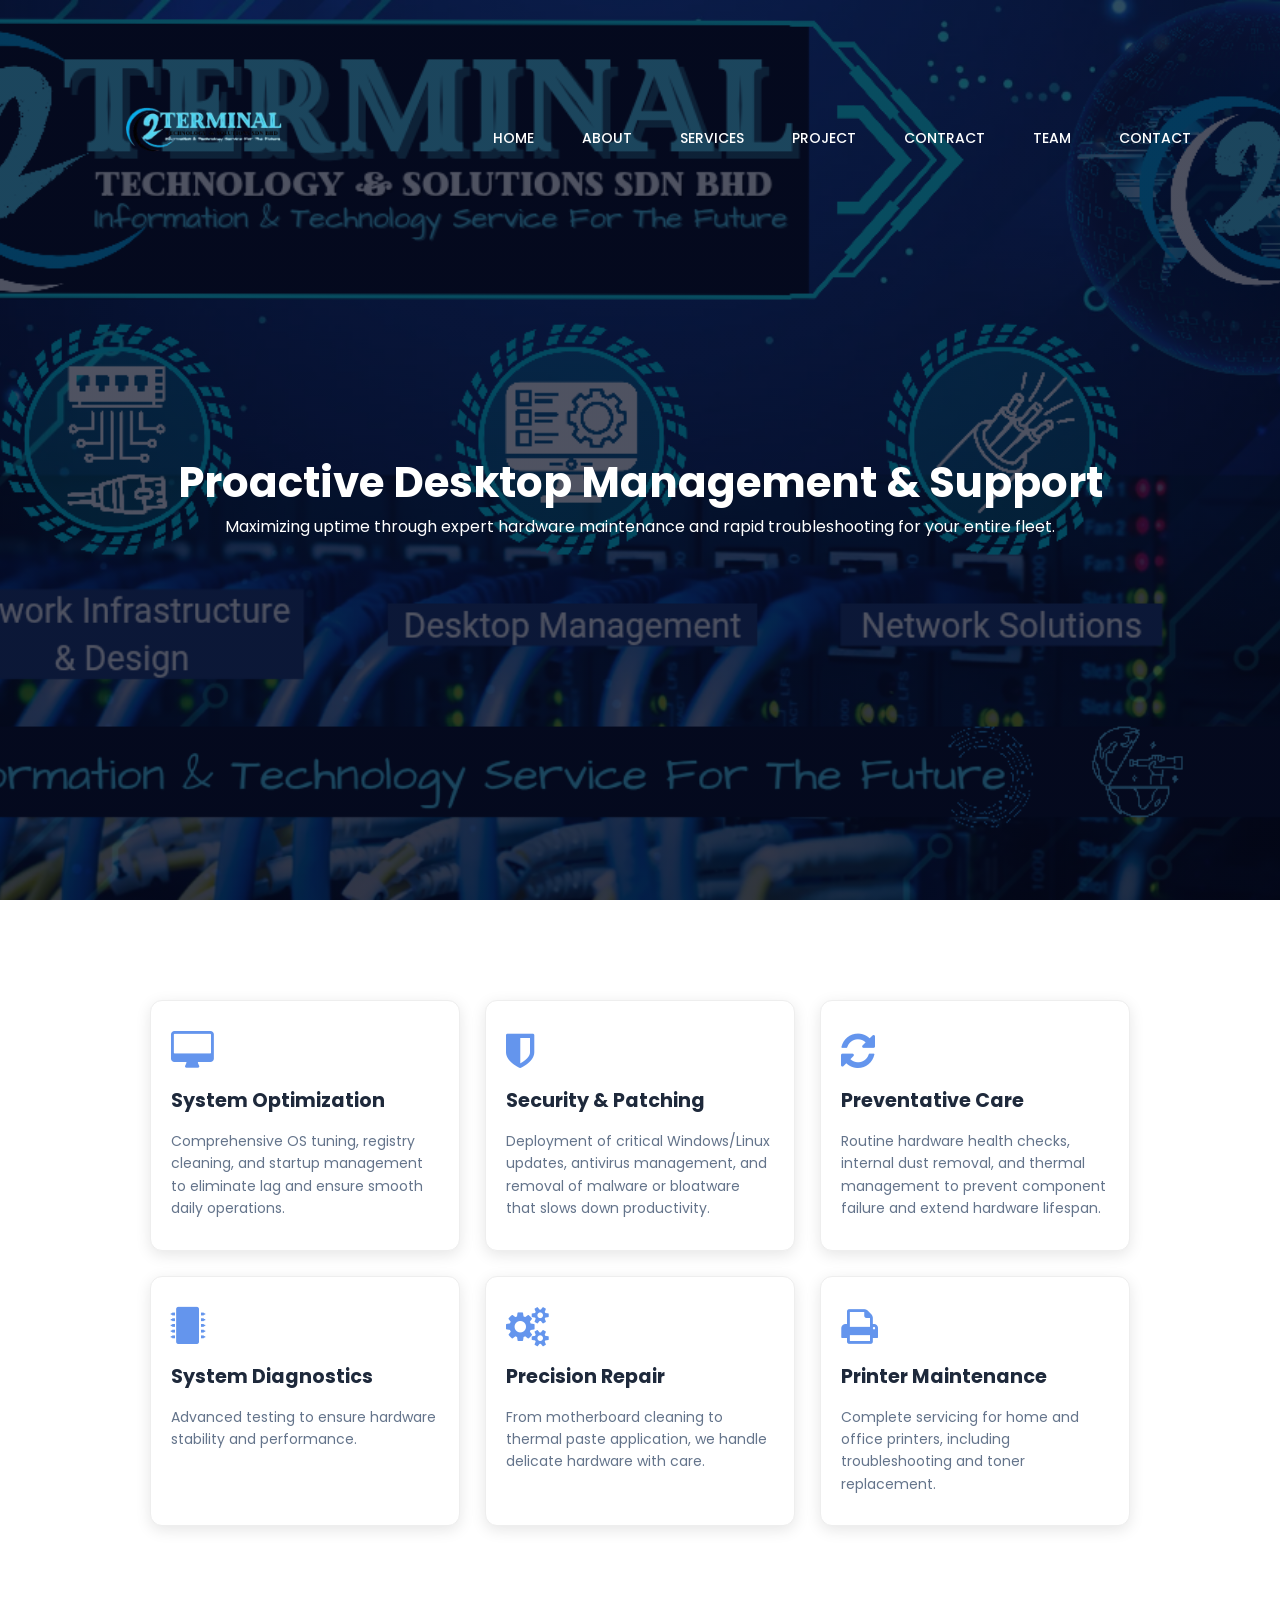
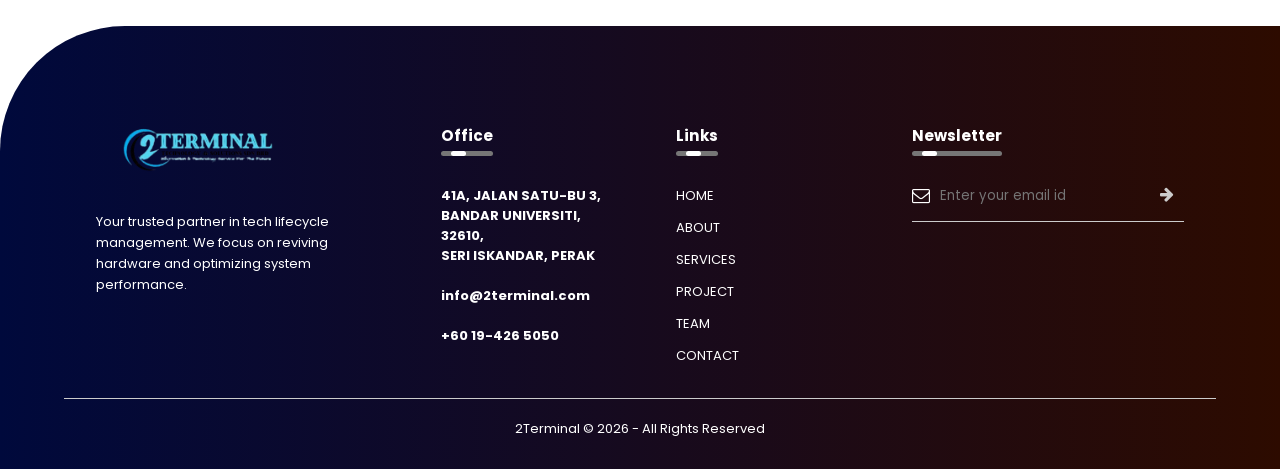
<file: dm.html>
<!DOCTYPE html>
<html lang="en">
    <head>
        <meta name="viewport" content="width=device-width, initial-scale=1.0">
    <title>Desktop Management | Services</title>
    <link href="https://fonts.googleapis.com/css2?family=Poppins:wght@100;200;300;400;600;700&display=swap" rel="stylesheet">
    <link rel="stylesheet" href="https://stackpath.bootstrapcdn.com/font-awesome/4.7.0/css/font-awesome.min.css">
    <link rel="stylesheet" href="style_baru.css">
    </head>

    <body>
       
        <section class="sub-header">
    <nav>
        <a href="index.html"><img src="logo.png" class="logo"></a>
        <div class="nav-links" id="navLinks">
            <i class="fa fa-times" onclick="hideMenu()"></i>
            <ul>
                  <li><a href="index.html">HOME</a></li>
                <li><a href="aboutUs_baru.html">ABOUT</a></li>
                <li><a href="services_baru.html">SERVICES</a></li>
                <li><a href="project_baru.html">PROJECT</a></li>
                <li><a href="contract.html">CONTRACT</a></li>
                <li><a href="2T-Team.html">TEAM</a></li>
                <li><a href="contactUs_baru.html">CONTACT</a></li>
            </ul>
        </div>
        <i class="fa fa-bars" onclick="showMenu()"></i>
    </nav>

    <div class="text-box">
        <h1>Proactive Desktop Management & Support</h1>
        <p>Maximizing uptime through expert hardware maintenance and rapid troubleshooting for your entire fleet.</p>
        
    </div>
</section>

<!---------------SERVICES----------------------->

       <section class="services" id="services">
        
    <div class="row">
        <div class="service-col">
            <i class="fa fa-desktop"></i>
            <h3>System Optimization</h3>
            <p>Comprehensive OS tuning, registry cleaning, and startup management to eliminate lag and ensure smooth daily operations.</p>
        </div>

        <div class="service-col">
            <i class="fa fa-shield"></i>
            <h3>Security & Patching</h3>
            <p>Deployment of critical Windows/Linux updates, antivirus management, and removal of malware or bloatware that slows down productivity.</p>
        </div>

        <div class="service-col">
            <i class="fa fa-refresh"></i>
            <h3>Preventative Care</h3>
            <p>Routine hardware health checks, internal dust removal, and thermal management to prevent component failure and extend hardware lifespan.</p>
        </div>
        <div class="service-col">
                <i class="fa fa-microchip"></i>
                <h3>System Diagnostics</h3>
                <p>Advanced testing to ensure hardware stability and performance.</p>
            </div>
            <div class="service-col">
                <i class="fa fa-cogs"></i>
                <h3>Precision Repair</h3>
                <p>From motherboard cleaning to thermal paste application, we handle delicate hardware with care.</p>
            </div>
            <div class="service-col">
                <i class="fa fa-print"></i>
                <h3>Printer Maintenance</h3>
                <p>Complete servicing for home and office printers, including troubleshooting and toner replacement.</p>
            </div>
    </div>
</section>


<!----------FOOTER_---------->    
    
<footer class="footer-main">
        <div class="footer-row">
            <div class="footer-col">
                <img src="logo.png" class="footer-logo">
                <p>Your trusted partner in tech lifecycle management. We focus on reviving hardware and optimizing system performance.</p>
            </div>
            <div class="footer-col">
                <h3>Office <div class="underline"><span></span></div></h3>
              
                <h4>41A, JALAN SATU-BU 3, BANDAR UNIVERSITI, 32610,<br> SERI ISKANDAR, PERAK</h4>
              <br>
                <h4 class="email-id">info@2terminal.com</h4>
                <br>
                <h4>+60 19-426 5050</h4>
            </div>
            <div class="footer-col">
                <h3>Links <div class="underline"><span></span></div></h3>
                <ul>
                  <li><a href="index.html">HOME</a></li>
                <li><a href="aboutUs_baru.html">ABOUT</a></li>
                <li><a href="services_baru.html">SERVICES</a></li>
                <li><a href="project_baru.html">PROJECT</a></li>
               
                <li><a href="2T-Team.html">TEAM</a></li>
                <li><a href="contactUs_baru.html">CONTACT</a></li>
                </ul>
            </div>
            <div class="footer-col">
                <h3>Newsletter <div class="underline"><span></span></div></h3>
                <form>
                    <i class="fa fa-envelope-o"></i>
                    <input type="email" placeholder="Enter your email id" required>
                    <button type="submit"><i class="fa fa-arrow-right"></i></button>
                </form>
                <!----<div class="social-icons">
                    <i class="fa fa-facebook"></i>
                    <i class="fa fa-twitter"></i>
                    <i class="fa fa-whatsapp"></i>
                    <i class="fa fa-pinterest"></i>
                </div>---->
            </div>
        </div>
        <hr>
        <p class="copyright">2Terminal © 2026 - All Rights Reserved</p>
    </footer>

 <!------------FUNTION FOR MEDIA LAYOUT------------>   
    <script>
        var navLinks = document.getElementById("navLinks");
        function showMenu() { navLinks.style.right = "0"; }
        function hideMenu() { navLinks.style.right = "-200px"; }
    </script>

</body>

</html>
</file>
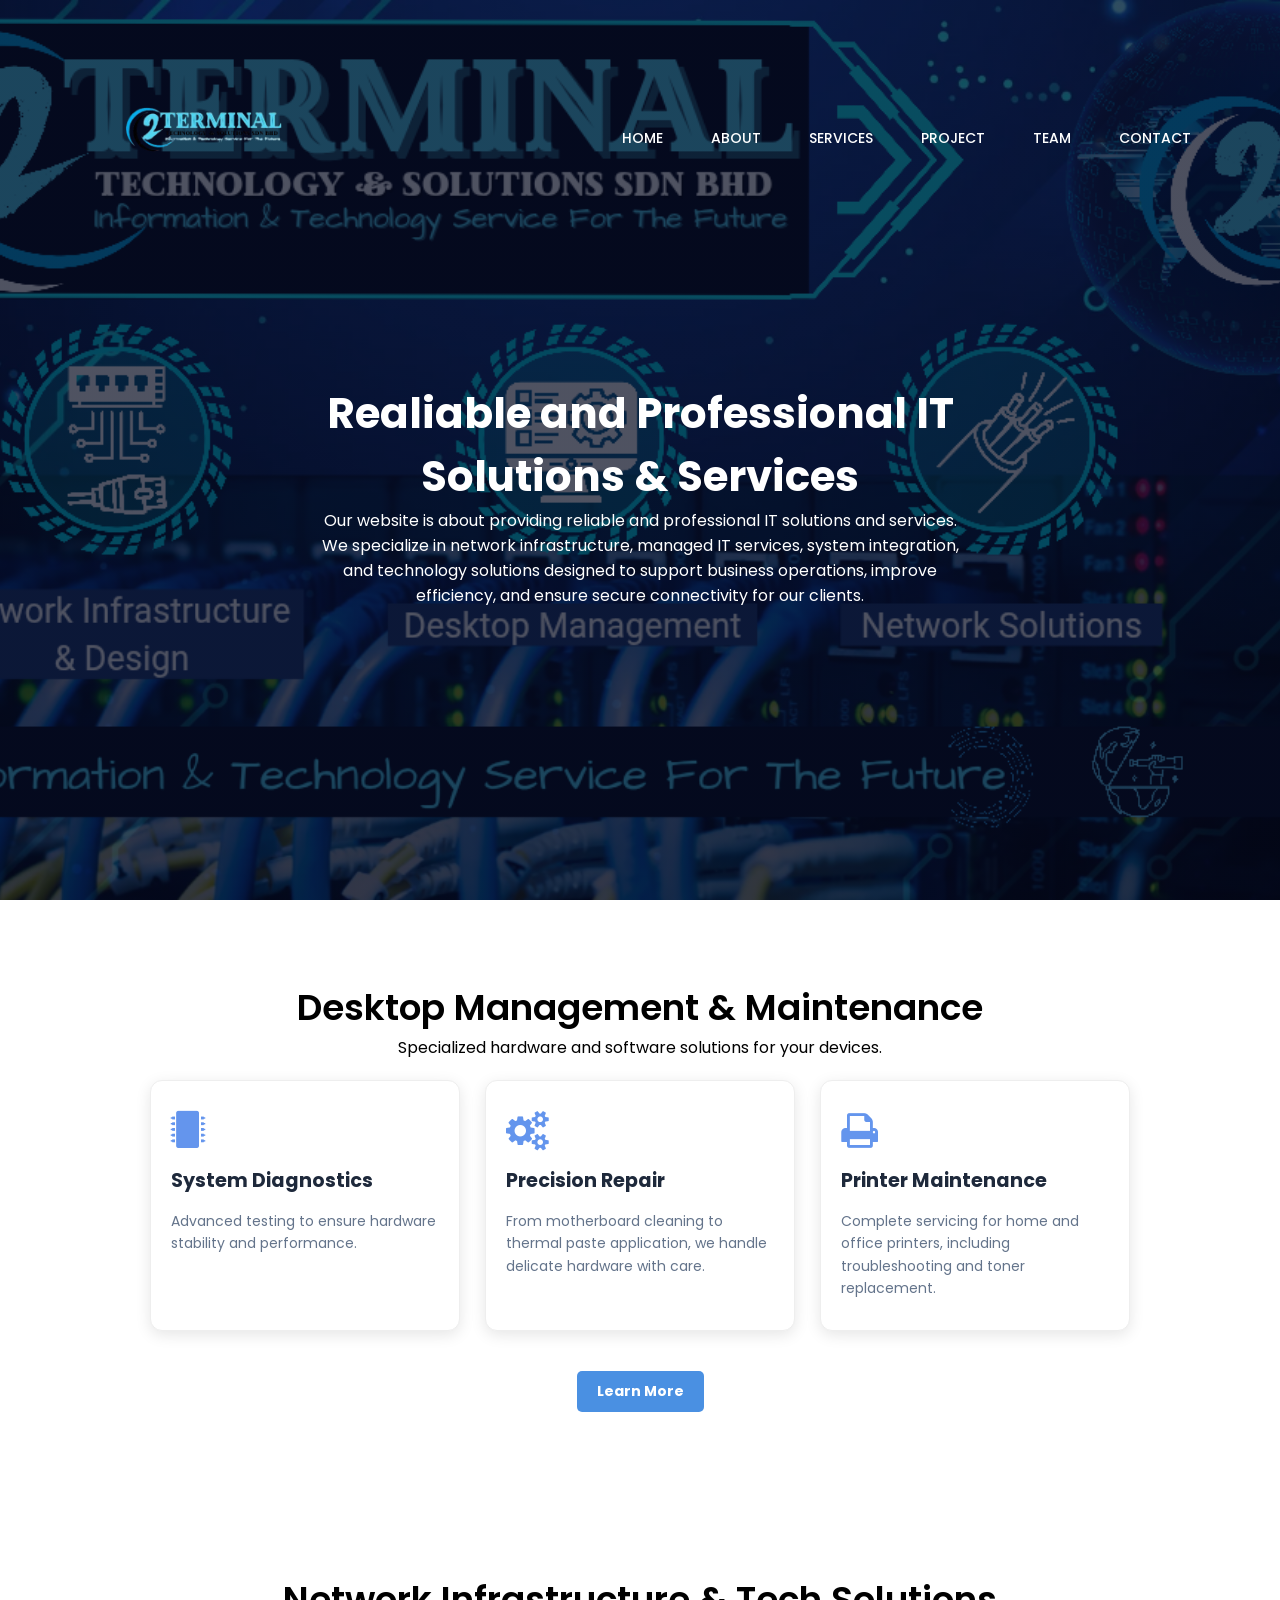
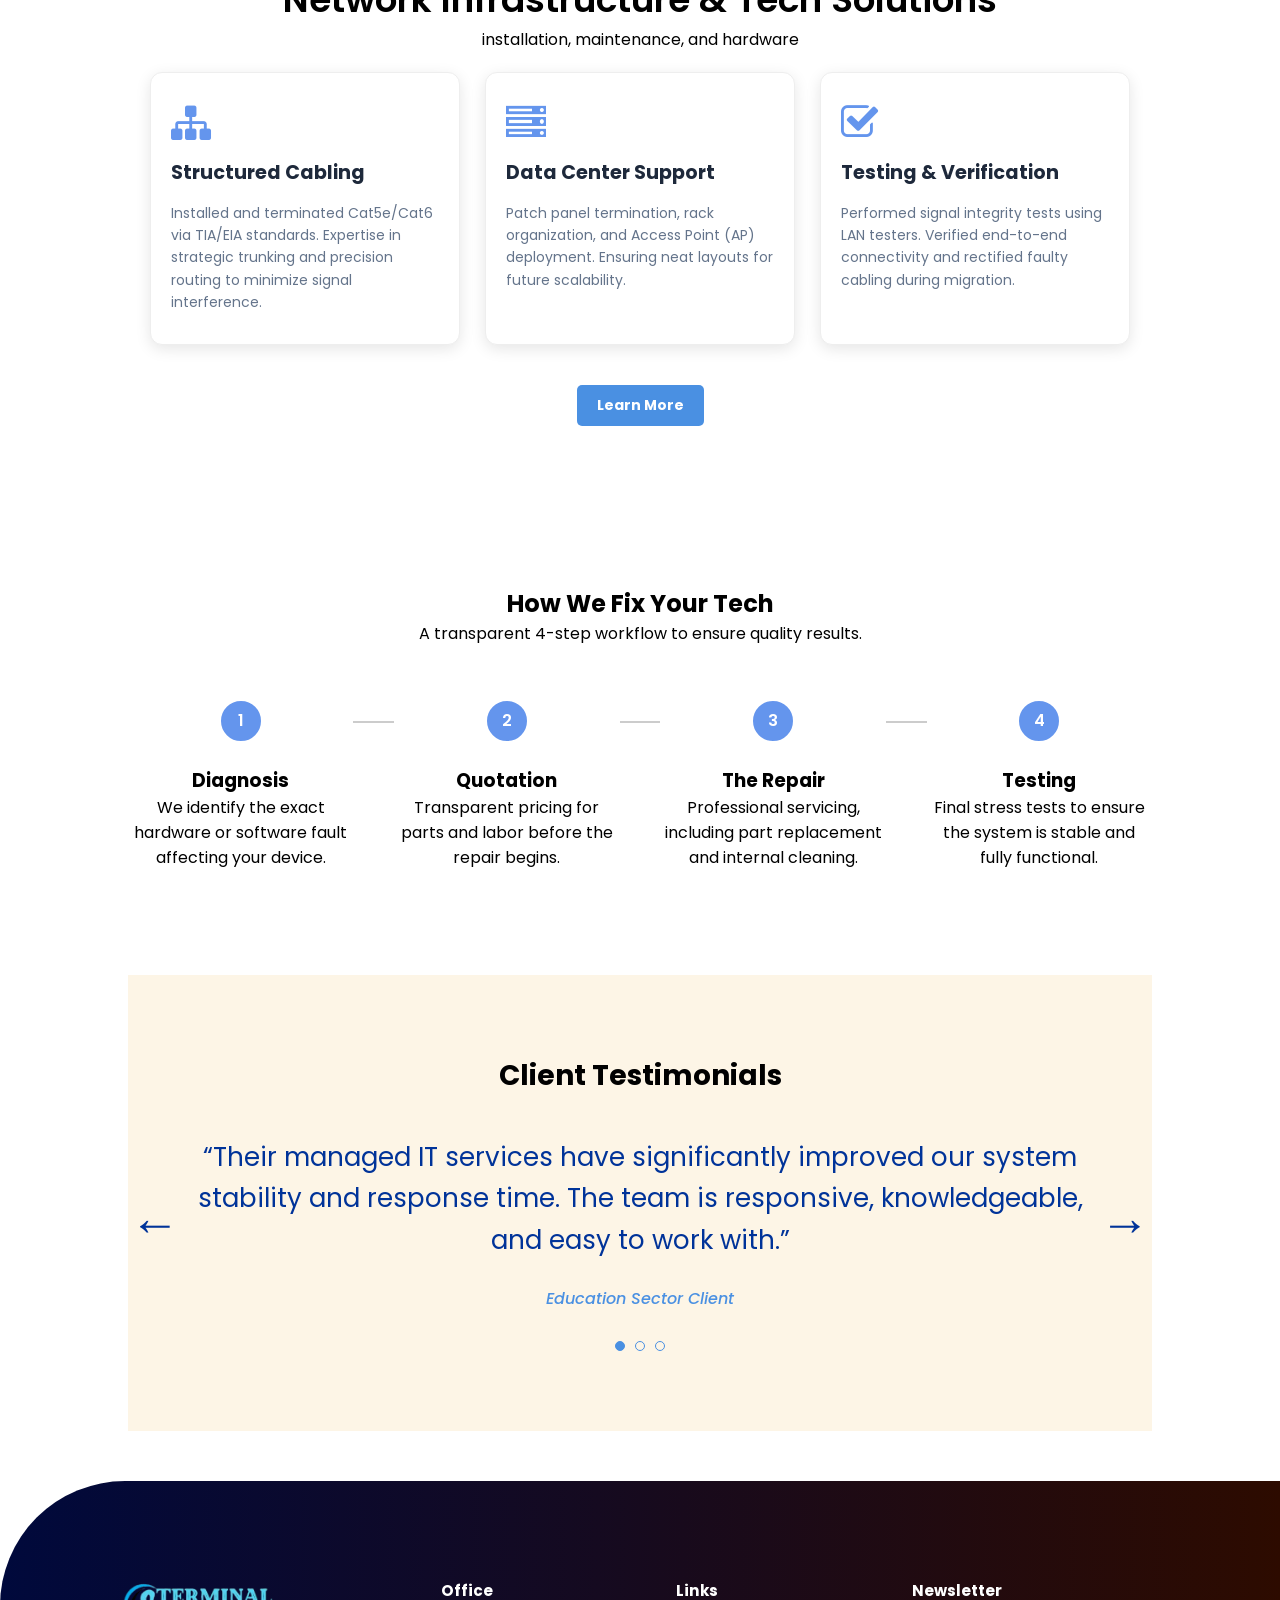
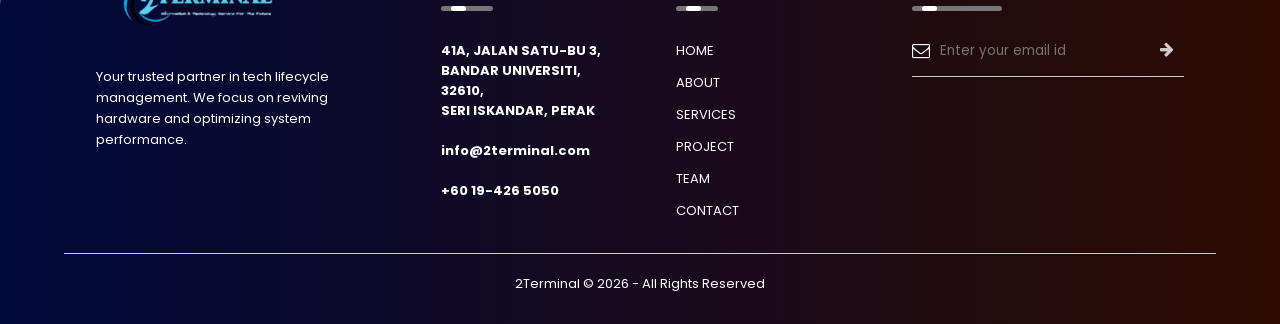
<file: index_baru.html>
<!DOCTYPE html>
<html lang="en">
    <head>
        <meta name="viewport" content="width=device-width, initial-scale=1.0">
    <title>2Terminal Technology & Solutions</title>
    <link href="https://fonts.googleapis.com/css2?family=Poppins:wght@100;200;300;400;600;700&display=swap" rel="stylesheet">
    <link rel="stylesheet" href="https://stackpath.bootstrapcdn.com/font-awesome/4.7.0/css/font-awesome.min.css">
    <link rel="stylesheet" href="style_baru.css">
    </head>

    <body>
       
        <section class="sub-header">
    <nav>
        <a href="index_baru.html"><img src="logo.png" class="logo"></a>
        <div class="nav-links" id="navLinks">
            <i class="fa fa-times" onclick="hideMenu()"></i>
            <ul>
               <li><a href="index_baru.html">HOME</a></li>
                <li><a href="aboutUs_baru.html">ABOUT</a></li>
                <li><a href="services_baru.html">SERVICES</a></li>
                <li><a href="project_baru.html">PROJECT</a></li>
                
                <li><a href="2T-Team.html">TEAM</a></li>
                <li><a href="contactUs_baru.html">CONTACT</a></li>
            </ul>
        </div>
        <i class="fa fa-bars" onclick="showMenu()"></i>
    </nav>

    <div class="text-box">
        <h1>Realiable and Professional IT <br> Solutions & Services</h1>
        <p>Our website is about providing reliable and professional IT solutions and services.<br> We specialize in network infrastructure,
             managed IT services, system integration,<br> and technology solutions designed to support business operations, improve <br>efficiency, 
             and ensure secure connectivity for our clients.</p>
        
    </div>
</section>


<!--------------- DM SERVICES----------------------->

         <section class="services" id="services">
        <h1>Desktop Management & Maintenance</h1>
        <p>Specialized hardware and software solutions for your devices.</p>
        <div class="row">
            <div class="service-col">
                <i class="fa fa-microchip"></i>
                <h3>System Diagnostics</h3>
                <p>Advanced testing to ensure hardware stability and performance.</p>
            </div>
            <div class="service-col">
                <i class="fa fa-cogs"></i>
                <h3>Precision Repair</h3>
                <p>From motherboard cleaning to thermal paste application, we handle delicate hardware with care.</p>
            </div>
            <div class="service-col">
                <i class="fa fa-print"></i>
                <h3>Printer Maintenance</h3>
                <p>Complete servicing for home and office printers, including troubleshooting and toner replacement.</p>
            </div>
           
        </div>
        <a href="#" class="service-btn">Learn More</a>
    </section>

 <!-----------Network Services-------> 
 
  <section class="services" id="services">
        <h1>Network Infrastructure & Tech Solutions</h1>
        <p>installation, maintenance, and hardware</p>
        <div class="row">
            <div class="service-col">
                <i class="fa fa-sitemap"></i>
                <h3>Structured Cabling</h3>
                <p>Installed and terminated Cat5e/Cat6 via TIA/EIA standards. Expertise in strategic trunking and precision routing to minimize signal interference.</p>
            </div>
            <div class="service-col">
                 <i class="fa fa-server"></i>
                <h3>Data Center Support</h3>
                <p>Patch panel termination, rack organization, and Access Point (AP) deployment. Ensuring neat layouts for future scalability.</p>
            </div>
            <div class="service-col">
                <i class="fa fa-check-square-o"></i>
                <h3>Testing & Verification</h3>
                <p>Performed signal integrity tests using LAN testers. Verified end-to-end connectivity and rectified faulty cabling during migration.</p>
            </div>
           
        </div>
        <a href="#" class="service-btn">Learn More</a>
    </section>

<!-------------HOW TO PROCEESS-------------------->
      <section class="process-section">
        <h1>How We Fix Your Tech</h1>
        <p>A transparent 4-step workflow to ensure quality results.</p>
        <div class="process-container">
            <div class="process-step">
                <div class="step-num">1</div>
                <h3>Diagnosis</h3>
                <p>We identify the exact hardware or software fault affecting your device.</p>
            </div>
            <div class="process-step">
                <div class="step-num">2</div>
                <h3>Quotation</h3>
                <p>Transparent pricing for parts and labor before the repair begins.</p>
            </div>
            <div class="process-step">
                <div class="step-num">3</div>
                <h3>The Repair</h3>
                <p>Professional servicing, including part replacement and internal cleaning.</p>
            </div>
            <div class="process-step">
                <div class="step-num">4</div>
                <h3>Testing</h3>
                <p>Final stress tests to ensure the system is stable and fully functional.</p>
            </div>
        </div>
    </section>
    <br>

    <!-------Testimoni section------>
    <section class="testimonials-container">
    <h1 class="testimonial-header">Client Testimonials</h1>

    <div class="testimonial-slider">
        <button class="nav-arrow prev" onclick="changeSlide(-1)">&#8592;</button>
        <button class="nav-arrow next" onclick="changeSlide(1)">&#8594;</button>

        <div class="slide active-slide">
            <p class="testimonial-text">
                “Their managed IT services have significantly improved our system stability and response time. The team is responsive, knowledgeable, and easy to work with.”
            </p>
            <p class="client-info">Education Sector Client</p>
        </div>

        <div class="slide">
            <p class="testimonial-text">
                “Professional and efficient. They handled our network migration with zero downtime. Highly recommended for any corporate infrastructure needs.”
            </p>
            <p class="client-info">Logistics Industry Partner</p>
        </div>

        <div class="slide">
            <p class="testimonial-text">
                “The technical support provided is top-notch. They understand our business requirements and deliver solutions that actually work.”
            </p>
            <p class="client-info">Finance Division Manager</p>
        </div>
    </div>

    <div class="dot-container">
        <span class="dot active" onclick="currentSlide(0)"></span>
        <span class="dot" onclick="currentSlide(1)"></span>
        <span class="dot" onclick="currentSlide(2)"></span>
    </div>
</section>

<script>
    let slideIndex = 0;
    const slides = document.querySelectorAll('.slide');
    const dots = document.querySelectorAll('.dot');

    function showSlides(n) {
        if (n >= slides.length) slideIndex = 0;
        if (n < 0) slideIndex = slides.length - 1;
        
        slides.forEach(s => s.classList.remove('active-slide'));
        dots.forEach(d => d.classList.remove('active'));
        
        slides[slideIndex].classList.add('active-slide');
        dots[slideIndex].classList.add('active');
    }

    function changeSlide(n) {
        showSlides(slideIndex += n);
    }

    function currentSlide(n) {
        showSlides(slideIndex = n);
    }
</script>
<br>
<br>

<!----------FOOTER_---------->    
    
<footer class="footer-main">
        <div class="footer-row">
            <div class="footer-col">
                <img src="logo.png" class="footer-logo">
                <p>Your trusted partner in tech lifecycle management. We focus on reviving hardware and optimizing system performance.</p>
            </div>
            <div class="footer-col">
                <h3>Office <div class="underline"><span></span></div></h3>
              
                <h4>41A, JALAN SATU-BU 3, BANDAR UNIVERSITI, 32610,<br> SERI ISKANDAR, PERAK</h4>
              <br>
                <h4 class="email-id">info@2terminal.com</h4>
                <br>
                <h4>+60 19-426 5050</h4>
            </div>
            <div class="footer-col">
                <h3>Links <div class="underline"><span></span></div></h3>
                <ul>
                 <li><a href="index_baru.html">HOME</a></li>
                <li><a href="aboutUs_baru.html">ABOUT</a></li>
                <li><a href="services_baru.html">SERVICES</a></li>
                <li><a href="project_baru.html">PROJECT</a></li>
                
                <li><a href="2T-Team.html">TEAM</a></li>
                <li><a href="contactUs_baru.html">CONTACT</a></li>
                </ul>
            </div>
            <div class="footer-col">
                <h3>Newsletter <div class="underline"><span></span></div></h3>
                <form>
                    <i class="fa fa-envelope-o"></i>
                    <input type="email" placeholder="Enter your email id" required>
                    <button type="submit"><i class="fa fa-arrow-right"></i></button>
                </form>
                <!----<div class="social-icons">
                    <i class="fa fa-facebook"></i>
                    <i class="fa fa-twitter"></i>
                    <i class="fa fa-whatsapp"></i>
                    <i class="fa fa-pinterest"></i>
                </div>---->
            </div>
        </div>
        <hr>
        <p class="copyright">2Terminal © 2026 - All Rights Reserved</p>
    </footer>


 <!------------FUNTION FOR MEDIA LAYOUT------------>   
    <script>
        var navLinks = document.getElementById("navLinks");
        function showMenu() { navLinks.style.right = "0"; }
        function hideMenu() { navLinks.style.right = "-200px"; }
    </script>

</body>
</html>
</file>
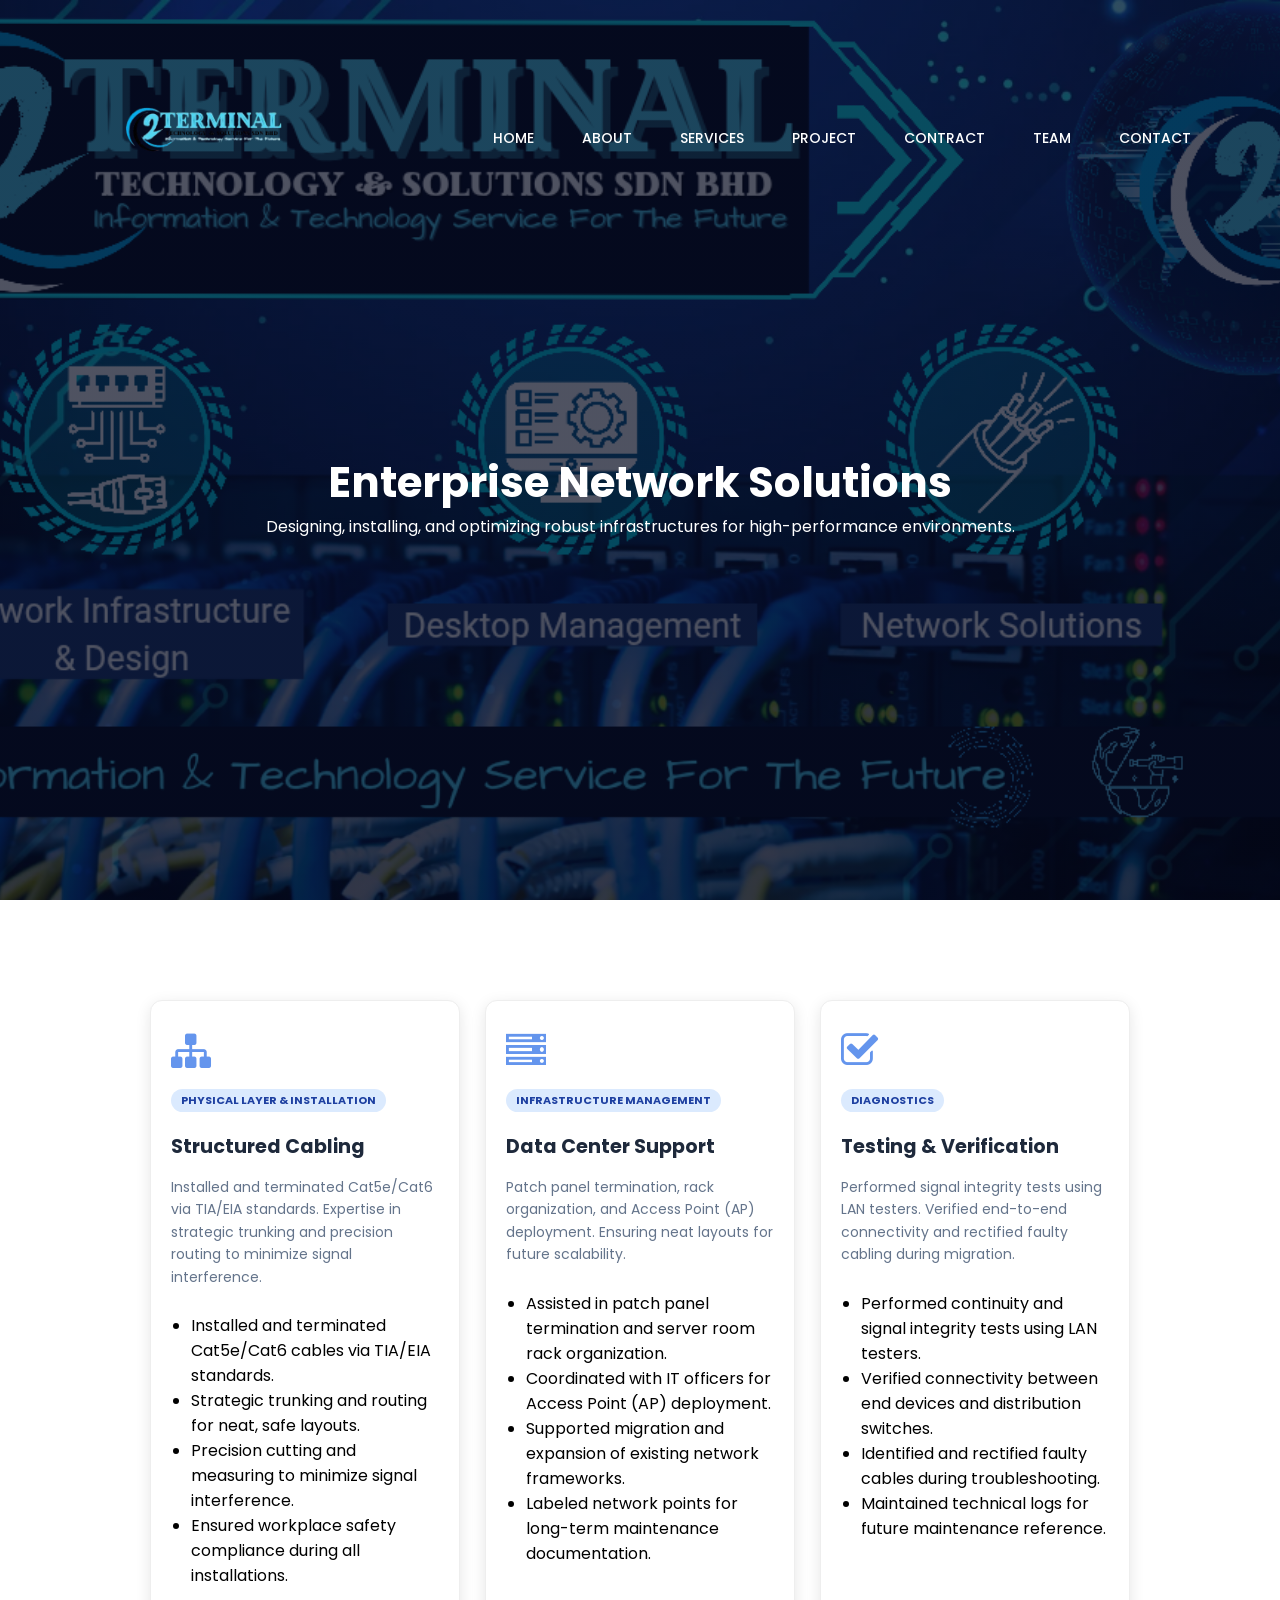
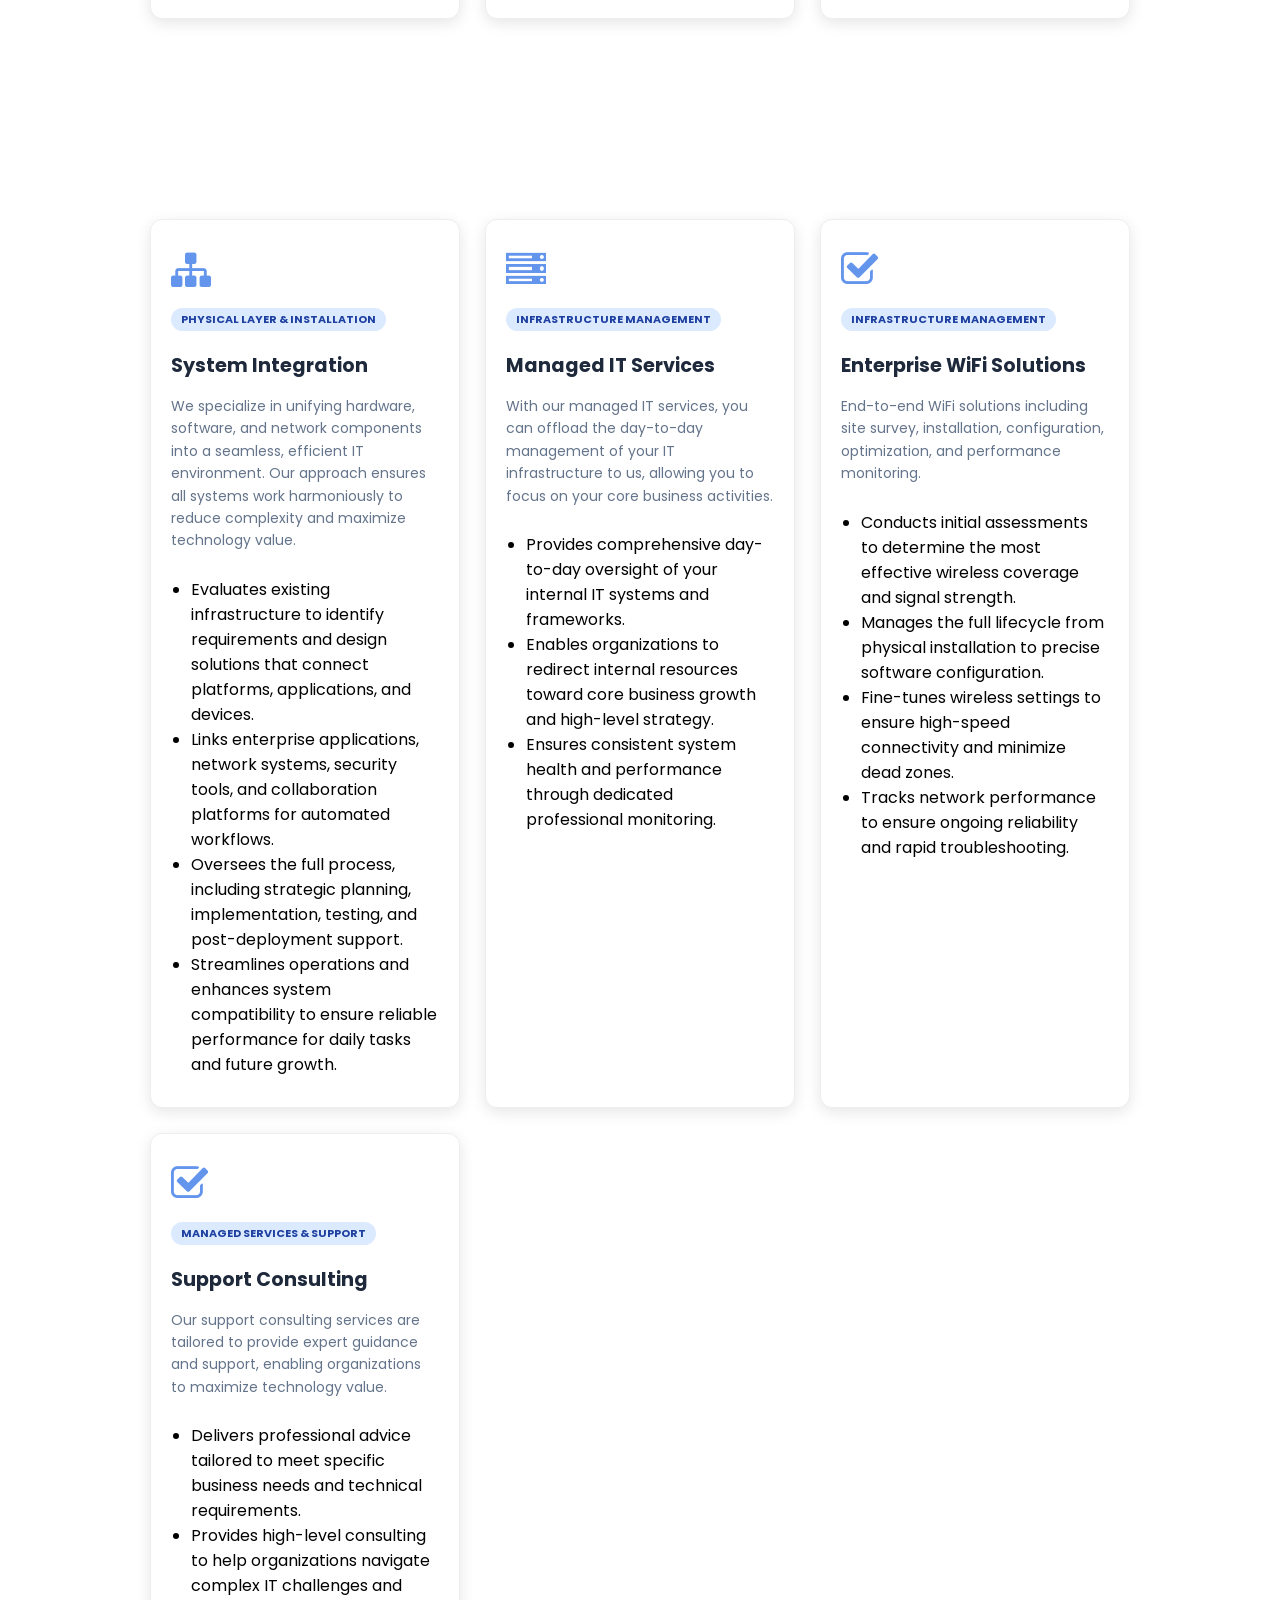
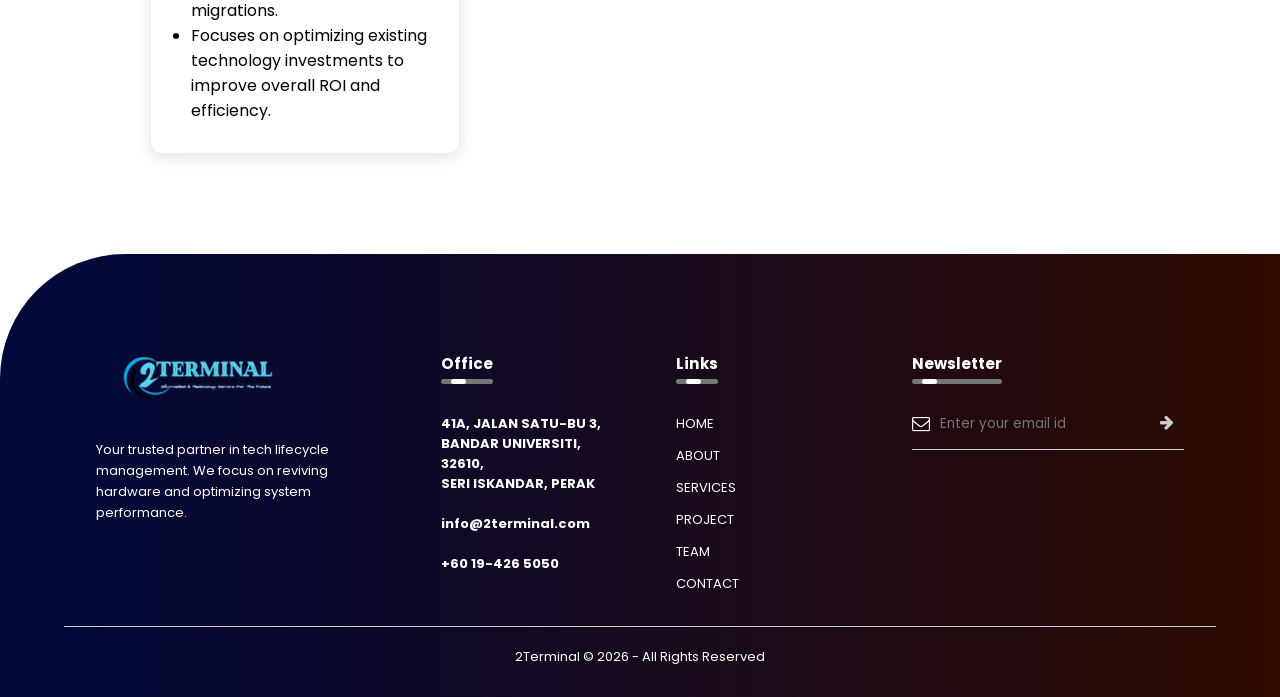
<file: network.html>
<!DOCTYPE html>
<html lang="en">
    <head>
        <meta name="viewport" content="width=device-width, initial-scale=1.0">
    <title>Network infrastructure | Services</title>
    <link href="https://fonts.googleapis.com/css2?family=Poppins:wght@100;200;300;400;600;700&display=swap" rel="stylesheet">
    <link rel="stylesheet" href="https://stackpath.bootstrapcdn.com/font-awesome/4.7.0/css/font-awesome.min.css">
    <link rel="stylesheet" href="style_baru.css">
    </head>

    <body>
       
        <section class="sub-header">
    <nav>
        <a href="index.html"><img src="logo.png" class="logo"></a>
        <div class="nav-links" id="navLinks">
            <i class="fa fa-times" onclick="hideMenu()"></i>
            <ul>
                 <li><a href="index.html">HOME</a></li>
                <li><a href="aboutUs_baru.html">ABOUT</a></li>
                <li><a href="services_baru.html">SERVICES</a></li>
                <li><a href="project_baru.html">PROJECT</a></li>
                <li><a href="contract.html">CONTRACT</a></li>
                <li><a href="2T-Team.html">TEAM</a></li>
                <li><a href="contactUs_baru.html">CONTACT</a></li>
            </ul>
        </div>
        <i class="fa fa-bars" onclick="showMenu()"></i>
    </nav>

    <div class="text-box">
        <h1>Enterprise Network Solutions</h1>
        <p>Designing, installing, and optimizing robust infrastructures for high-performance environments.</p>
       
    </div>
</section>

<!---------------SERVICES----------------------->

        <section class="services" id="services">
    
    
    <div class="row">
        <div class="service-col">
            <i class="fa fa-sitemap"></i>
            <div class="badge">Physical Layer & Installation</div>
            <h3>Structured Cabling</h3>
            <p>Installed and terminated Cat5e/Cat6 via TIA/EIA standards. Expertise in strategic trunking and precision routing to minimize signal interference.</p>
            <br> 
            <ul>
                <li>Installed and terminated Cat5e/Cat6 cables via TIA/EIA standards.</li>
                <li>Strategic trunking and routing for neat, safe layouts.</li>
                <li>Precision cutting and measuring to minimize signal interference.</li>
                <li>Ensured workplace safety compliance during all installations.</li>
            </ul>
            
        </div>

        <div class="service-col">
            <i class="fa fa-server"></i>
            <div class="badge">Infrastructure Management</div>
            <h3>Data Center Support</h3>
            <p>Patch panel termination, rack organization, and Access Point (AP) deployment. Ensuring neat layouts for future scalability.</p>
            <br>
            <ul>
                <li>Assisted in patch panel termination and server room rack organization.</li>
                <li>Coordinated with IT officers for Access Point (AP) deployment.</li>
                <li>Supported migration and expansion of existing network frameworks.</li>
                <li>Labeled network points for long-term maintenance documentation.</li>
            </ul>
           
        </div>

        <div class="service-col">
            <i class="fa fa-check-square-o"></i>
            <div class="badge">Diagnostics</div>
            <h3>Testing & Verification</h3>
            <p>Performed signal integrity tests using LAN testers. Verified end-to-end connectivity and rectified faulty cabling during migration.</p>
            <br>
            <ul>
                <li>Performed continuity and signal integrity tests using LAN testers.</li>
                <li>Verified connectivity between end devices and distribution switches.</li>
                <li>Identified and rectified faulty cables during troubleshooting.</li>
                <li>Maintained technical logs for future maintenance reference.</li>
            </ul>
            
        </div>
    </div>
</section>


 <section class="services" id="services">
    
    
    <div class="row">
        <div class="service-col">
            <i class="fa fa-sitemap"></i>
            <div class="badge">Physical Layer & Installation</div>
            <h3>System Integration</h3>
            <p>We specialize in unifying hardware, software, and network components into a seamless, efficient IT environment. Our approach ensures all systems work harmoniously to reduce complexity and maximize technology value.</p>
            <br> 
            <ul>
                <li>Evaluates existing infrastructure to identify requirements and design solutions that connect platforms, applications, and devices.</li>
                <li>Links enterprise applications, network systems, security tools, and collaboration platforms for automated workflows.</li>
                <li>Oversees the full process, including strategic planning, implementation, testing, and post-deployment support.</li>
                <li>Streamlines operations and enhances system compatibility to ensure reliable performance for daily tasks and future growth.</li>
            </ul>
            
        </div>

        <div class="service-col">
            <i class="fa fa-server"></i>
            <div class="badge">Infrastructure Management</div>
            <h3>Managed IT Services</h3>
            <p>With our managed IT services, you can offload the day-to-day management of your IT infrastructure to us, allowing you to focus on your core business activities.</p>
            <br>
            <ul>
                <li>Provides comprehensive day-to-day oversight of your internal IT systems and frameworks.</li>
                <li>Enables organizations to redirect internal resources toward core business growth and high-level strategy.</li>
                <li>Ensures consistent system health and performance through dedicated professional monitoring.</li>
                
            </ul>
           
        </div>

        <div class="service-col">
            <i class="fa fa-check-square-o"></i>
            <div class="badge">Infrastructure Management</div>
            <h3>Enterprise WiFi Solutions</h3>
            <p>End-to-end WiFi solutions including site survey, installation, configuration, optimization, and performance monitoring.</p>
            <br>
            <ul>
                <li>Conducts initial assessments to determine the most effective wireless coverage and signal strength.</li>
                <li>Manages the full lifecycle from physical installation to precise software configuration.</li>
                <li>Fine-tunes wireless settings to ensure high-speed connectivity and minimize dead zones.</li>
                <li>Tracks network performance to ensure ongoing reliability and rapid troubleshooting.</li>
            </ul>
            
        </div>

        <div class="service-col">
            <i class="fa fa-check-square-o"></i>
            <div class="badge">Managed Services & Support</div>
            <h3>Support Consulting</h3>
            <p>Our support consulting services are tailored to provide expert guidance and support, enabling organizations to maximize technology value.</p>
            <br>
            <ul>
                <li>Delivers professional advice tailored to meet specific business needs and technical requirements.</li>
                <li>Provides high-level consulting to help organizations navigate complex IT challenges and migrations.</li>
                <li>Focuses on optimizing existing technology investments to improve overall ROI and efficiency.</li>
                
            </ul>
            
        </div>
    </div>
</section>



<!----------FOOTER_---------->    
    
<footer class="footer-main">
        <div class="footer-row">
            <div class="footer-col">
                <img src="logo.png" class="footer-logo">
                <p>Your trusted partner in tech lifecycle management. We focus on reviving hardware and optimizing system performance.</p>
            </div>
            <div class="footer-col">
                <h3>Office <div class="underline"><span></span></div></h3>
              
                <h4>41A, JALAN SATU-BU 3, BANDAR UNIVERSITI, 32610,<br> SERI ISKANDAR, PERAK</h4>
              <br>
                <h4 class="email-id">info@2terminal.com</h4>
                <br>
                <h4>+60 19-426 5050</h4>
            </div>
            <div class="footer-col">
                <h3>Links <div class="underline"><span></span></div></h3>
                <ul>
                  <li><a href="index.html">HOME</a></li>
                <li><a href="aboutUs_baru.html">ABOUT</a></li>
                <li><a href="services_baru.html">SERVICES</a></li>
                <li><a href="project_baru.html">PROJECT</a></li>
                
                <li><a href="2T-Team.html">TEAM</a></li>
                <li><a href="contactUs_baru.html">CONTACT</a></li>
                </ul>
            </div>
            <div class="footer-col">
                <h3>Newsletter <div class="underline"><span></span></div></h3>
                <form>
                    <i class="fa fa-envelope-o"></i>
                    <input type="email" placeholder="Enter your email id" required>
                    <button type="submit"><i class="fa fa-arrow-right"></i></button>
                </form>
                <!----<div class="social-icons">
                    <i class="fa fa-facebook"></i>
                    <i class="fa fa-twitter"></i>
                    <i class="fa fa-whatsapp"></i>
                    <i class="fa fa-pinterest"></i>
                </div>---->
            </div>
        </div>
        <hr>
        <p class="copyright">2Terminal © 2026 - All Rights Reserved</p>
    </footer>

 <!------------FUNTION FOR MEDIA LAYOUT------------>   
    <script>
        var navLinks = document.getElementById("navLinks");
        function showMenu() { navLinks.style.right = "0"; }
        function hideMenu() { navLinks.style.right = "-200px"; }
    </script>

</body>

</html>
</file>
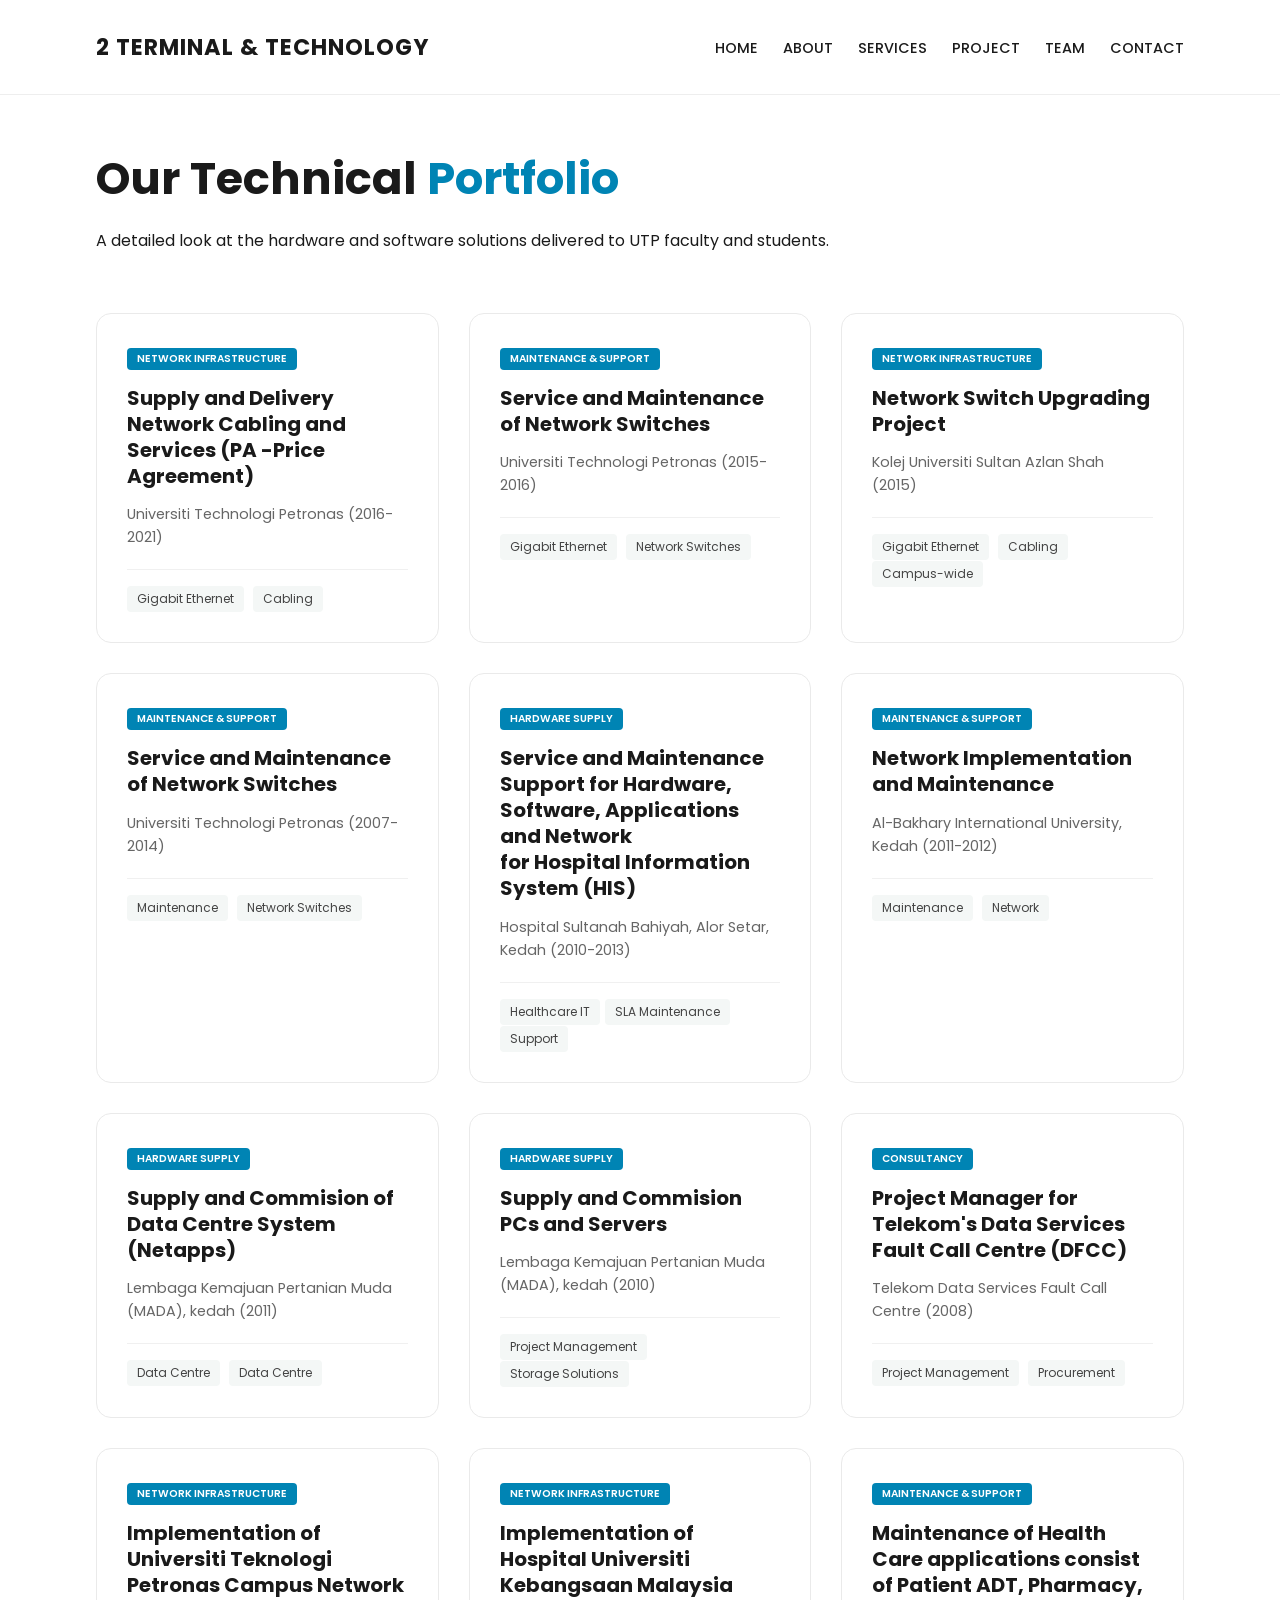
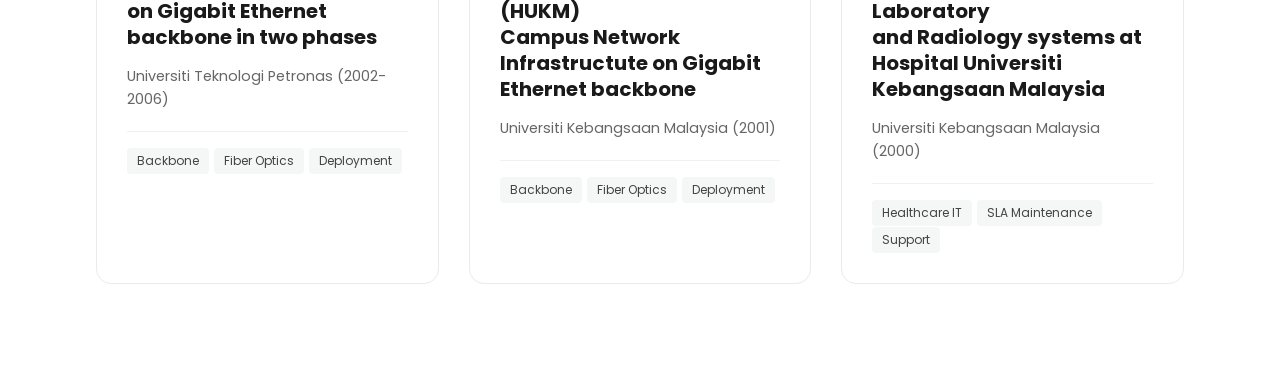
<file: project_baru.html>
<!DOCTYPE html>
<html lang="en">
<head>
    <meta charset="UTF-8">
    <meta name="viewport" content="width=device-width, initial-scale=1.0">
    <title>Projects | 2Terminal Technology</title>
    <link rel="stylesheet" href="style6.css">
    <link href="https://fonts.googleapis.com/css2?family=Poppins:wght@400;600;700&display=swap" rel="stylesheet">
</head>
<body>

    <header class="nav-minimal">
        <div class="container">
            <div class="logo">2 TERMINAL & TECHNOLOGY</div>
            <nav>
                <ul>
                    <li><a href="index.html">HOME</a></li>
                    <li><a href="aboutUs_baru.html">ABOUT</a></li>
                    <li><a href="services_baru.html">SERVICES</a></li>
                    <li><a href="project_baru.html">PROJECT</a></li>
                   
                    <li><a href="2T-Team.html">TEAM</a></li>
                    <li><a href="contactUs_baru.html">CONTACT</a></li>
                </ul>
            </nav>
        </div>
    </header>

    <main class="container">
        <section class="project-header">
            <h1>Our Technical <span class="blue-text">Portfolio</span></h1>
            <p>A detailed look at the hardware and software solutions delivered to UTP faculty and students.</p>
        </section>

        <div class="project-grid">
            <div class="project-card">
                <div class="project-info">
                    <span class="tag">Network Infrastructure</span>
                    <h3>Supply and Delivery Network Cabling and Services (PA -Price Agreement)</h3>
                    <p>Universiti Technologi Petronas (2016-2021)</p>
                    <div class="tech-tags">
                        <span>Gigabit Ethernet</span> <span>Cabling</span> 
                    </div>
                </div>
            </div>

            <div class="project-card">
                <div class="project-info">
                    <span class="tag">Maintenance & Support</span>
                    <h3>Service and Maintenance of Network Switches</h3>
                    <p>Universiti Technologi Petronas (2015-2016)</p>
                    <div class="tech-tags">
                        <span>Gigabit Ethernet</span> <span>Network Switches </span> 
                    </div>
                </div>
            </div>

            <div class="project-card">
                <div class="project-info">
                    <span class="tag">Network Infrastructure</span>
                    <h3>Network Switch Upgrading Project</h3>
                    <p>Kolej Universiti Sultan Azlan Shah (2015)</p>
                    <div class="tech-tags">
                        <span>Gigabit Ethernet</span> <span>Cabling</span> <span>Campus-wide</span>
                    </div>
                </div>
            </div>

            <div class="project-card">
                <div class="project-info">
                    <span class="tag">Maintenance & Support</span>
                    <h3>Service and Maintenance of Network Switches</h3>
                    <p>Universiti Technologi Petronas (2007-2014)</p>
                    <div class="tech-tags">
                        <span>Maintenance</span> <span>Network Switches </span>
                    </div>
                </div>
            </div>

            <div class="project-card">
                <div class="project-info">
                    <span class="tag">Hardware Supply</span>
                    <h3>Service and Maintenance Support for Hardware, Software, Applications and Network <br> for Hospital Information System (HIS) </h3>
                    <p>Hospital Sultanah Bahiyah, Alor Setar, Kedah (2010-2013)</p>
                    <div class="tech-tags">
                       <span>Healthcare IT</span><span>SLA Maintenance</span><span>Support</span>
                    </div>
                </div>
            </div>

            <div class="project-card">
                <div class="project-info">
                    <span class="tag">Maintenance & Support</span>
                    <h3>Network Implementation and Maintenance </h3>
                    <p>Al-Bakhary International University, Kedah (2011-2012)</p>
                    <div class="tech-tags">
                       <span>Maintenance</span> <span>Network</span>
                    </div>
                </div>
            </div>

            <div class="project-card">
                <div class="project-info">
                    <span class="tag">Hardware Supply</span>
                    <h3>Supply and Commision of Data Centre System (Netapps)</h3>
                    <p>Lembaga Kemajuan Pertanian Muda (MADA), kedah (2011)</p>
                    <div class="tech-tags">
                        <span>Data Centre</span> <span>Data Centre</span> 
                    </div>
                </div>
            </div>

             <div class="project-card">
                <div class="project-info">
                    <span class="tag">Hardware Supply</span>
                    <h3>Supply and Commision PCs and Servers</h3>
                    <p>Lembaga Kemajuan Pertanian Muda (MADA), kedah (2010)</p>
                    <div class="tech-tags">
                        <span>Project Management</span> <span>Storage Solutions</span>
                    </div>
                </div>
            </div>

             <div class="project-card">
                <div class="project-info">
                    <span class="tag">Consultancy</span>
                    <h3>Project Manager for Telekom's Data Services Fault Call Centre (DFCC)</h3>
                    <p>Telekom Data Services Fault Call Centre (2008)</p>
                    <div class="tech-tags">
                        <span>Project Management</span> <span>Procurement</span>
                    </div>
                </div>
            </div>

             <div class="project-card">
                <div class="project-info">
                    <span class="tag">Network Infrastructure</span>
                    <h3>Implementation of Universiti Teknologi Petronas Campus Network on Gigabit Ethernet <br> backbone in two phases</h3>
                    <p>Universiti Teknologi Petronas (2002-2006)</p>
                    <div class="tech-tags">
                        <span>Backbone</span><span>Fiber Optics</span><span>Deployment</span>
                    </div>
                </div>
            </div>

             <div class="project-card">
                <div class="project-info">
                    <span class="tag">Network Infrastructure</span>
                    <h3>Implementation of Hospital Universiti Kebangsaan Malaysia (HUKM) <br> Campus Network Infrastructute on Gigabit Ethernet backbone</h3>
                    <p>Universiti Kebangsaan Malaysia (2001) </p>
                    <div class="tech-tags">
                        <span>Backbone</span><span>Fiber Optics</span><span>Deployment</span>
                    </div>
                </div>
            </div>

             <div class="project-card">
                <div class="project-info">
                    <span class="tag">Maintenance & Support</span>
                    <h3>
                        Maintenance of Health Care applications consist of Patient ADT, Pharmacy, Laboratory <br> and Radiology systems at Hospital Universiti Kebangsaan Malaysia
                    </h3>
                    <p>Universiti Kebangsaan Malaysia (2000)</p>
                    <div class="tech-tags">
                       <span>Healthcare IT</span><span>SLA Maintenance</span><span>Support</span>
                    </div>
                </div>
            </div>

            
        </div>
    </main>

    <!------------FUNTION FOR MEDIA LAYOUT------------>  
    <script>
        var navLinks = document.getElementById("navLinks");
        function showMenu() { navLinks.style.right = "0"; }
        function hideMenu() { navLinks.style.right = "-200px"; }
    </script>

</body>

</html>
</file>
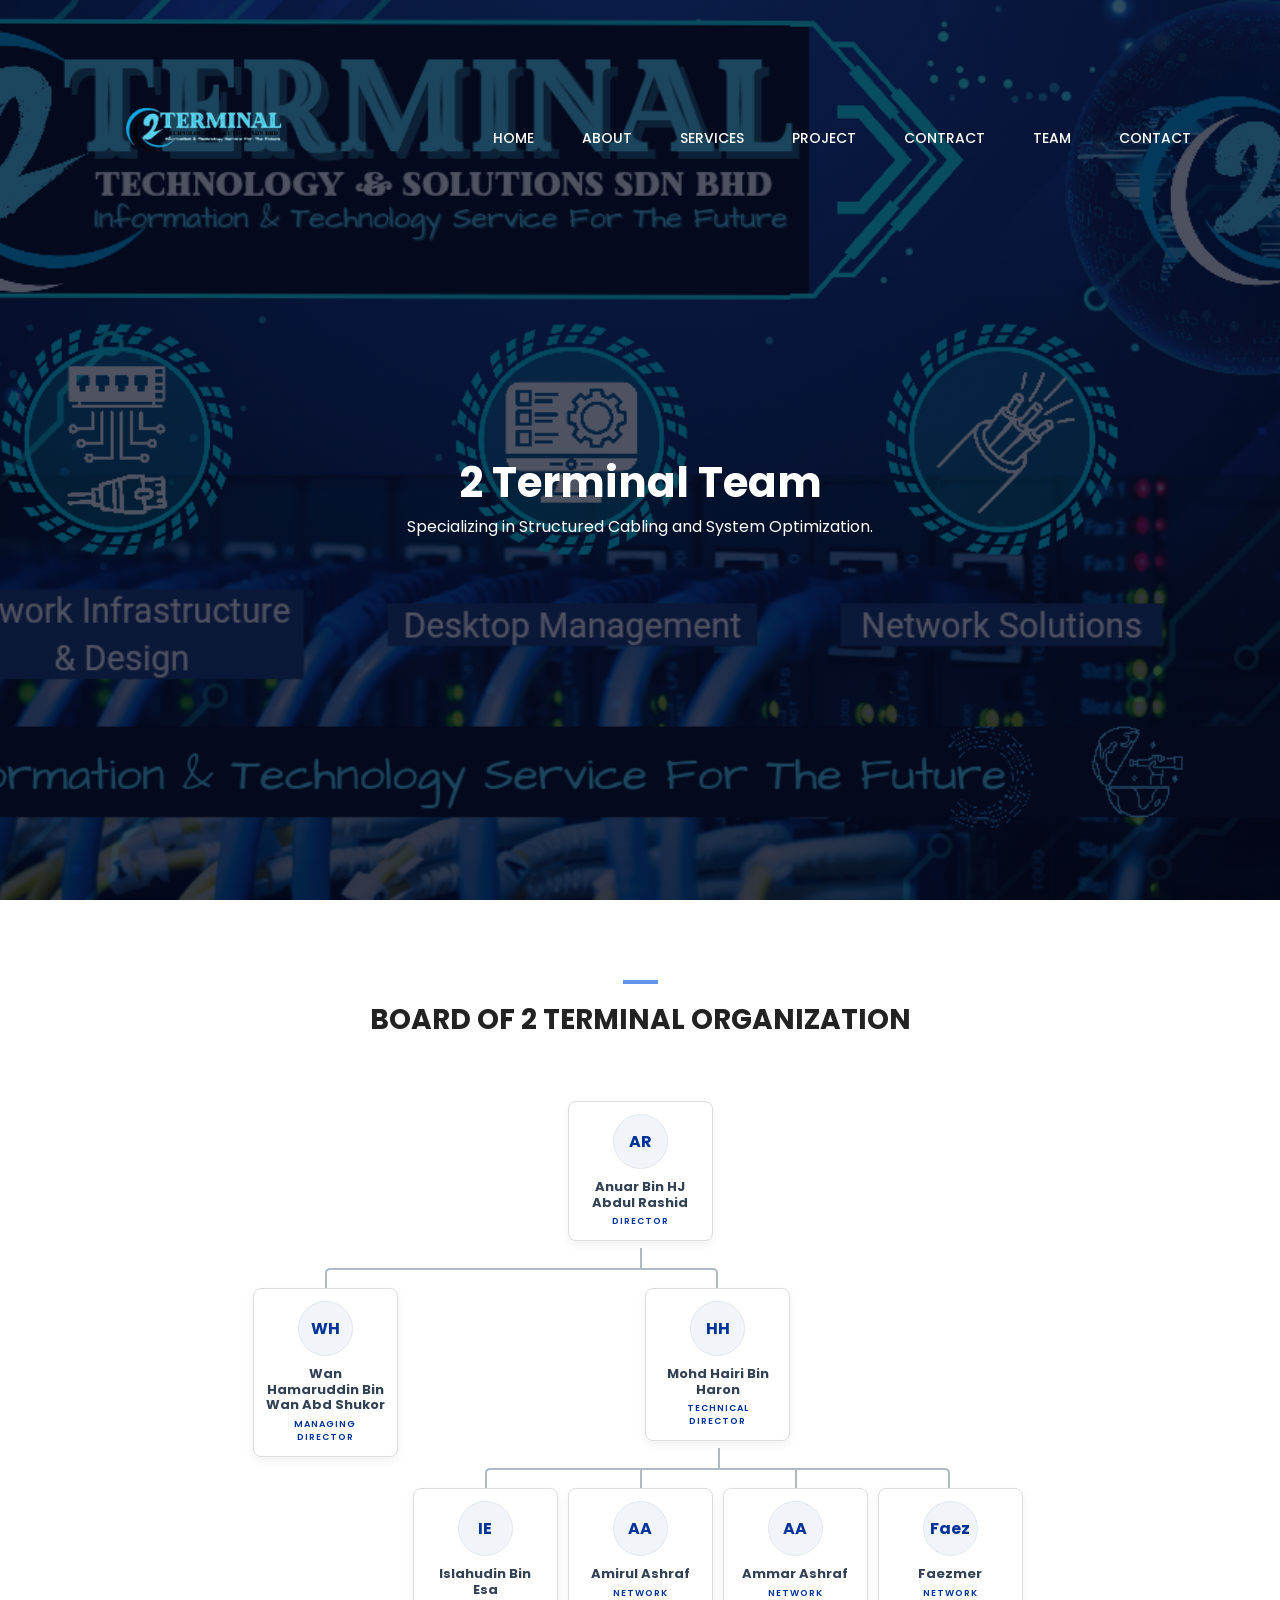
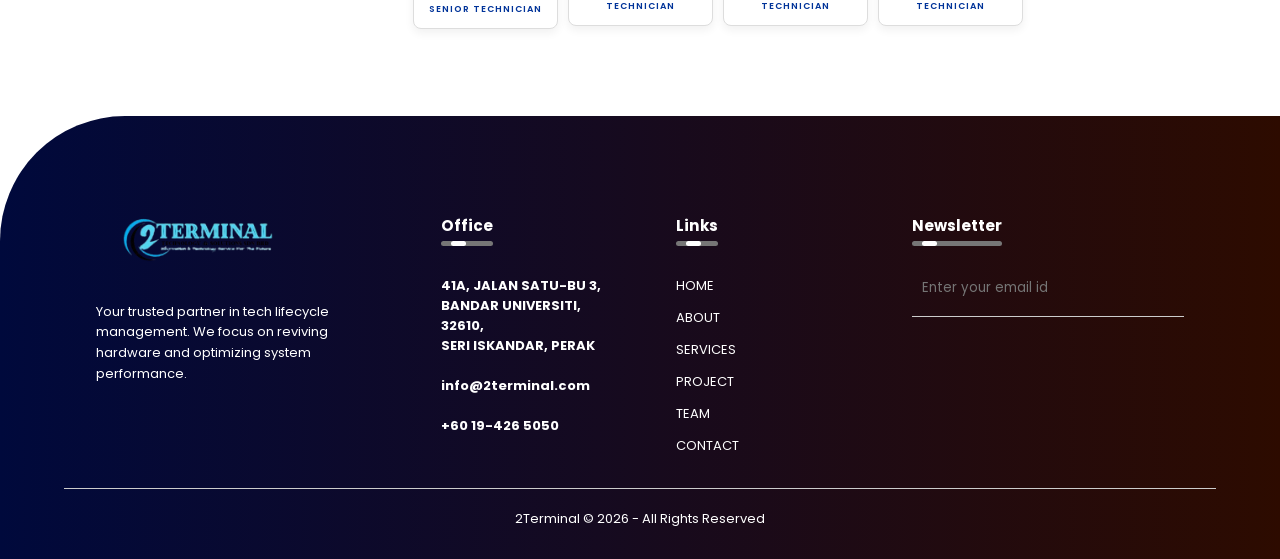
<file: 2Terminal website/2T-Team.html>
<!DOCTYPE html>
<html lang="en">
<head>
    <meta charset="UTF-8">
    <meta name="viewport" content="width=device-width, initial-scale=1.0">
    <title>Leadership Team | 2 Terminal</title>
    <link rel="stylesheet" href="style_baru.css">
    <link href="https://fonts.googleapis.com/css2?family=Poppins:wght@400;600;700&display=swap" rel="stylesheet">
</head>
<body>
    <section class="sub-header">
    <nav>
        <a href="index_baru.html"><img src="logo.png" class="logo"></a>
        <div class="nav-links" id="navLinks">
            <i class="fa fa-times" onclick="hideMenu()"></i>
            <ul>
               <li><a href="index_baru.html">HOME</a></li>
                <li><a href="aboutUs_baru.html">ABOUT</a></li>
                <li><a href="services_baru.html">SERVICES</a></li>
                <li><a href="project_baru.html">PROJECT</a></li>
                <li><a href="contract.html">CONTRACT</a></li>
                <li><a href="2T-Team.html">TEAM</a></li>
                <li><a href="contactUs_baru.html">CONTACT</a></li>
            </ul>
        </div>
        <i class="fa fa-bars" onclick="showMenu()"></i>
    </nav>

    <div class="text-box">
        <h1>2 Terminal Team</h1>
        <p>Specializing in Structured Cabling and System Optimization.</p>
       
        
</section>



<section class="org-section">
    <div class="red-dash"></div>
    <h2 class="section-title">Board of 2 Terminal organization</h2>

    <div class="tree">
        <ul>
            <li>
    <div class="card">
        <div class="avatar">AR</div>
        <div class="name">Anuar Bin HJ Abdul Rashid</div>
        <div class="role">Director</div>
    </div>
    
    <ul>
        <li>
            <div class="card">
                <div class="avatar">WH</div>
                <div class="name">Wan Hamaruddin Bin Wan Abd Shukor</div>
                <div class="role">Managing Director</div>
            </div>
        </li>

        <li>
            <div class="card">
                <div class="avatar">HH</div>
               <div class="name">Mohd Hairi Bin Haron</div>
                <div class="role">Technical Director</div>
            </div>
            
            <ul>
                <li>
                    <div class="card">
                        <div class="avatar">IE</div>
                        <div class="name">Islahudin Bin Esa</div>
                        <div class="role">Senior Technician</div>
                    </div>
                </li>
                 <li>
                    <div class="card">
                        <div class="avatar">AA</div>
                        <div class="name">Amirul Ashraf</div>
                        <div class="role">Network Technician</div>
                    </div>
                </li>

                 <li>
                    <div class="card">
                        <div class="avatar">AA</div>
                        <div class="name">Ammar Ashraf</div>
                        <div class="role">Network Technician</div>
                    </div>
                </li>

                <li>
                    <div class="card">
                        <div class="avatar">Faez</div>
                        <div class="name">Faezmer</div>
                        <div class="role">Network Technician</div>
                    </div>
                </li>
            </ul>
        </li>
    </ul>
</li>
        </ul>
    </div>
</section>



<!----------FOOTER_---------->    
    
<footer class="footer-main">
        <div class="footer-row">
            <div class="footer-col">
                <img src="logo.png" class="footer-logo">
                <p>Your trusted partner in tech lifecycle management. We focus on reviving hardware and optimizing system performance.</p>
            </div>
            <div class="footer-col">
                <h3>Office <div class="underline"><span></span></div></h3>
              
                <h4>41A, JALAN SATU-BU 3, BANDAR UNIVERSITI, 32610,<br> SERI ISKANDAR, PERAK</h4>
              <br>
                <h4 class="email-id">info@2terminal.com</h4>
                <br>
                <h4>+60 19-426 5050</h4>
            </div>
            <div class="footer-col">
                <h3>Links <div class="underline"><span></span></div></h3>
                <ul>
                  <li><a href="index_baru.html">HOME</a></li>
                <li><a href="aboutUs_baru.html">ABOUT</a></li>
                <li><a href="services_baru.html">SERVICES</a></li>
                <li><a href="project_baru.html">PROJECT</a></li>
                
                <li><a href="2T-Team.html">TEAM</a></li>
                <li><a href="contactUs_baru.html">CONTACT</a></li>
                </ul>
            </div>
            <div class="footer-col">
                <h3>Newsletter <div class="underline"><span></span></div></h3>
                <form>
                    <i class="fa fa-envelope-o"></i>
                    <input type="email" placeholder="Enter your email id" required>
                    <button type="submit"><i class="fa fa-arrow-right"></i></button>
                </form>
                <!----<div class="social-icons">
                    <i class="fa fa-facebook"></i>
                    <i class="fa fa-twitter"></i>
                    <i class="fa fa-whatsapp"></i>
                    <i class="fa fa-pinterest"></i>
                </div>---->
            </div>
        </div>
        <hr>
        <p class="copyright">2Terminal © 2026 - All Rights Reserved</p>
    </footer>

   <!------------FUNTION FOR MEDIA LAYOUT------------>  
    <script>
        var navLinks = document.getElementById("navLinks");
        function showMenu() { navLinks.style.right = "0"; }
        function hideMenu() { navLinks.style.right = "-200px"; }
    </script>

</body>
</html>
</file>
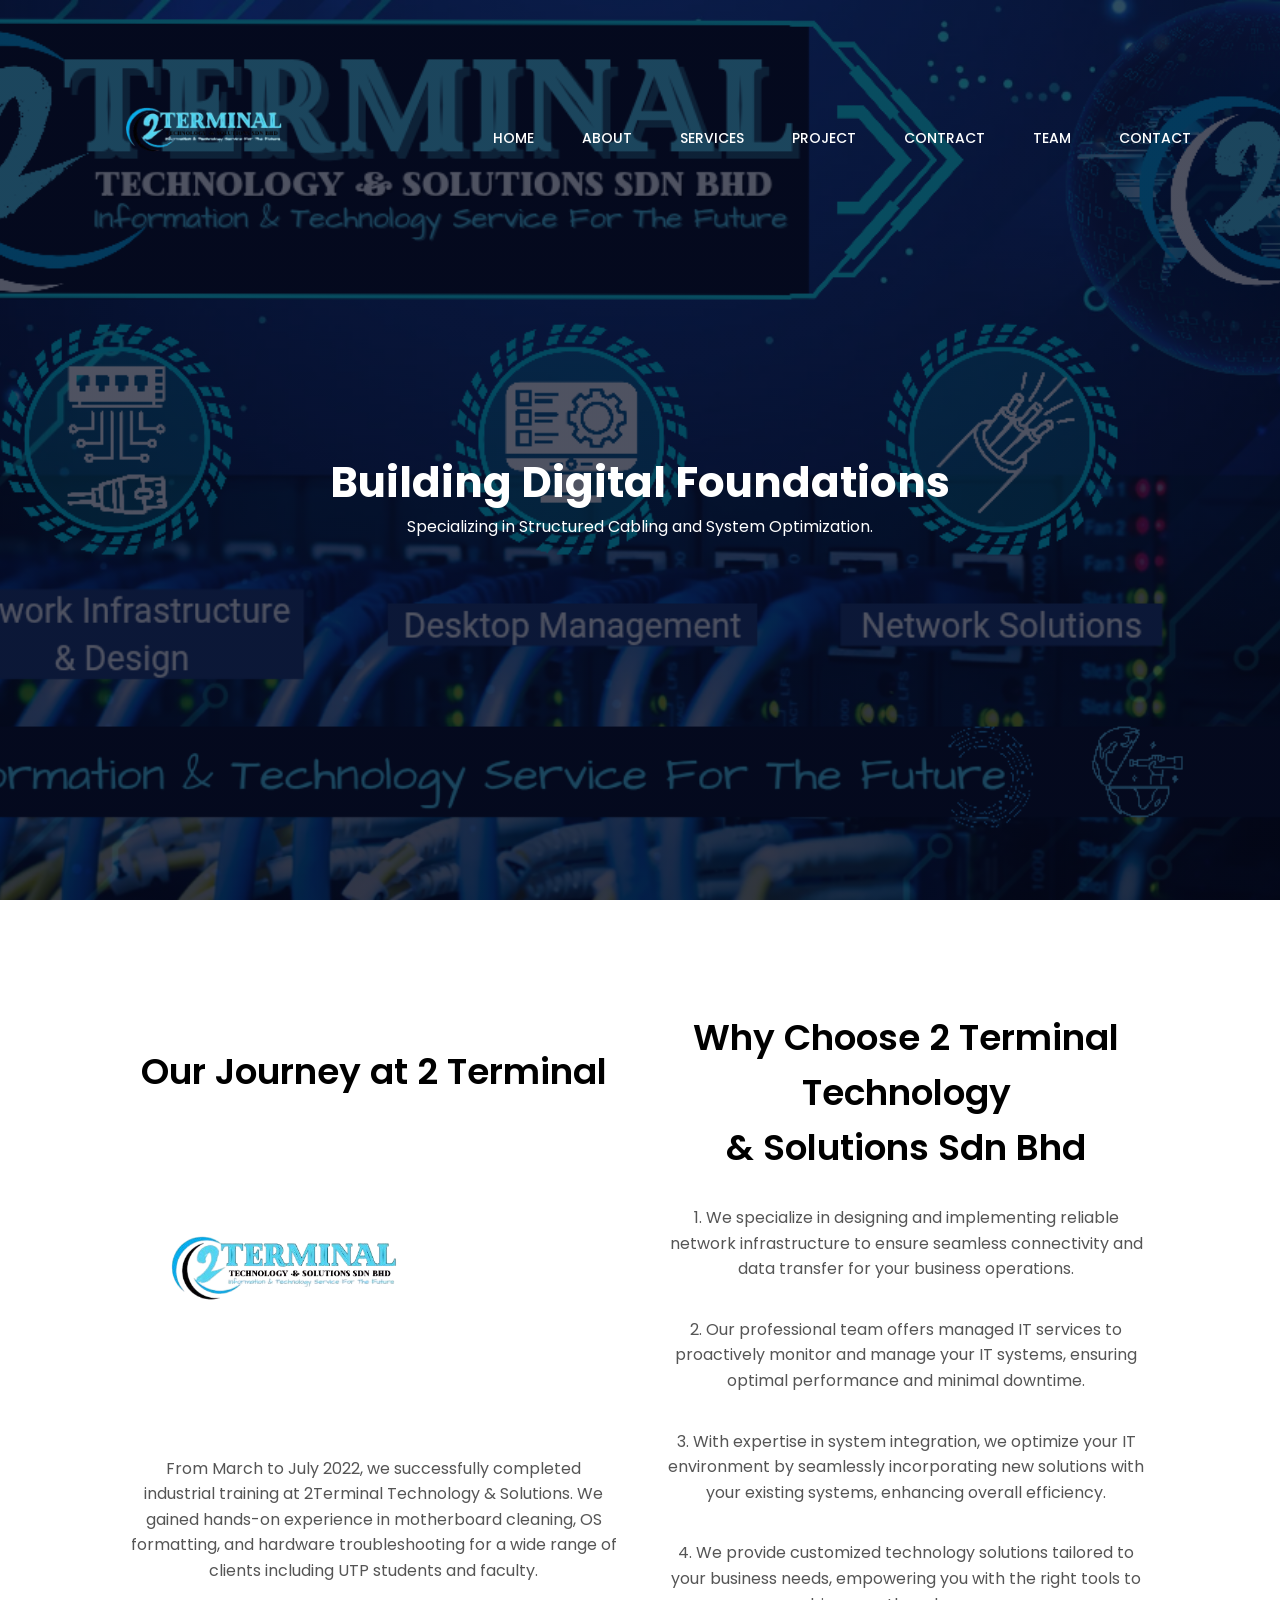
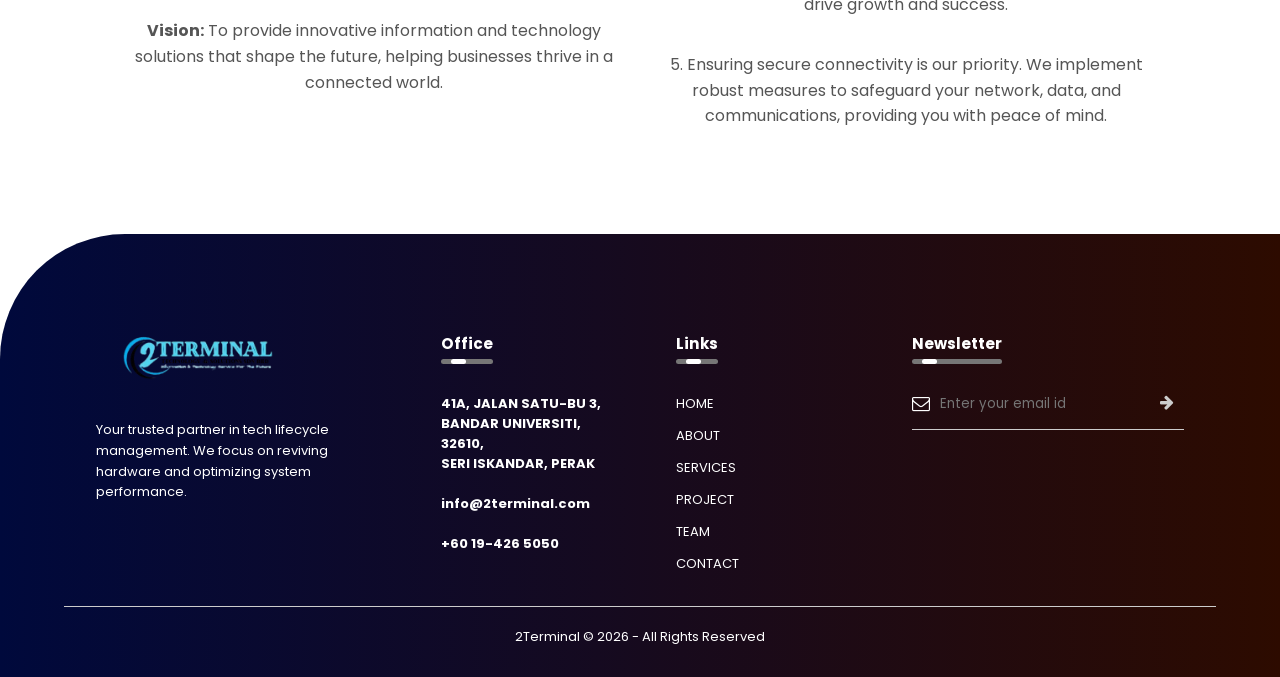
<file: 2Terminal website/aboutUs_baru.html>
<!DOCTYPE html>
<html lang="en">
<head>
    <meta name="viewport" content="width=device-width, initial-scale=1.0">
    <title>About Us | 2Terminal</title>
    <link href="https://fonts.googleapis.com/css2?family=Poppins:wght@100;200;300;400;600;700&display=swap" rel="stylesheet">
    <link rel="stylesheet" href="https://stackpath.bootstrapcdn.com/font-awesome/4.7.0/css/font-awesome.min.css">
    <link rel="stylesheet" href="style_baru.css">
</head>
<body>
    <section class="sub-header">
    <nav>
        <a href="index_baru.html"><img src="logo.png" class="logo"></a>
        <div class="nav-links" id="navLinks">
            <i class="fa fa-times" onclick="hideMenu()"></i>
            <ul>
                 <li><a href="index_baru.html">HOME</a></li>
                <li><a href="aboutUs_baru.html">ABOUT</a></li>
                <li><a href="services_baru.html">SERVICES</a></li>
                <li><a href="project_baru.html">PROJECT</a></li>
                <li><a href="contract.html">CONTRACT</a></li>
                <li><a href="2T-Team.html">TEAM</a></li>
                <li><a href="contactUs_baru.html">CONTACT</a></li>
            </ul>
        </div>
        <i class="fa fa-bars" onclick="showMenu()"></i>
    </nav>

    <div class="text-box">
        <h1>Building Digital Foundations</h1>
        <p>Specializing in Structured Cabling and System Optimization.</p>
       
        
</section>

    <section class="about-us">
    <div class="about-row">
        <div class="about-col">
            <h1>Our Journey at 2 Terminal</h1>
            <img src="logo.png">
            <p>From March to July 2022, we successfully completed industrial training at 2Terminal Technology & Solutions. We gained hands-on experience in motherboard cleaning, OS formatting, and hardware troubleshooting for a wide range of clients including UTP students and faculty.</p>


            <p><strong>Vision:</strong> To provide innovative information and technology solutions that shape the future, helping businesses thrive in a connected world.</p>

            
        </div>
        
        <div class="about-col">
           <h1>Why Choose 2 Terminal Technology <br> & Solutions Sdn Bhd</h1>
            <p>1. We specialize in designing and implementing reliable network infrastructure to ensure seamless connectivity and data transfer for your business operations.</p>
            <p>2. Our professional team offers managed IT services to proactively monitor and manage your IT systems, ensuring optimal performance and minimal downtime.</p>
            <p>3. With expertise in system integration, we optimize your IT environment by seamlessly incorporating new solutions with your existing systems, enhancing overall efficiency.</p>
            <p>4. We provide customized technology solutions tailored to your business needs, empowering you with the right tools to drive growth and success.</p>
            <p>5. Ensuring secure connectivity is our priority. We implement robust measures to safeguard your network, data, and communications, providing you with peace of mind.</p>
    </div>
</section>

 <!----------FOOTER_---------->    
    
<footer class="footer-main">
        <div class="footer-row">
            <div class="footer-col">
                <img src="logo.png" class="footer-logo">
                <p>Your trusted partner in tech lifecycle management. We focus on reviving hardware and optimizing system performance.</p>
            </div>
            <div class="footer-col">
                 <h3>Office <div class="underline"><span></span></div></h3>
              
                <h4>41A, JALAN SATU-BU 3, BANDAR UNIVERSITI, 32610,<br> SERI ISKANDAR, PERAK</h4>
              <br>
                <h4 class="email-id">info@2terminal.com</h4>
                <br>
                <h4>+60 19-426 5050</h4>
            </div>
            <div class="footer-col">
                <h3>Links <div class="underline"><span></span></div></h3>
                <ul>
                   <li><a href="index_baru.html">HOME</a></li>
                <li><a href="aboutUs_baru.html">ABOUT</a></li>
                <li><a href="services_baru.html">SERVICES</a></li>
                <li><a href="project_baru.html">PROJECT</a></li>
               
                <li><a href="2T-Team.html">TEAM</a></li>
                <li><a href="contactUs_baru.html">CONTACT</a></li>
                </ul>
            </div>
            <div class="footer-col">
                <h3>Newsletter <div class="underline"><span></span></div></h3>
                <form>
                    <i class="fa fa-envelope-o"></i>
                    <input type="email" placeholder="Enter your email id" required>
                    <button type="submit"><i class="fa fa-arrow-right"></i></button>
                </form>
                <!----<div class="social-icons">
                    <i class="fa fa-facebook"></i>
                    <i class="fa fa-twitter"></i>
                    <i class="fa fa-whatsapp"></i>
                    <i class="fa fa-pinterest"></i>
                </div>---->
            </div>
        </div>
        <hr>
        <p class="copyright">2Terminal © 2026 - All Rights Reserved</p>
    </footer>

   <!------------FUNTION FOR MEDIA LAYOUT------------>  
    <script>
        var navLinks = document.getElementById("navLinks");
        function showMenu() { navLinks.style.right = "0"; }
        function hideMenu() { navLinks.style.right = "-200px"; }
    </script>
</body>
</html>
</file>
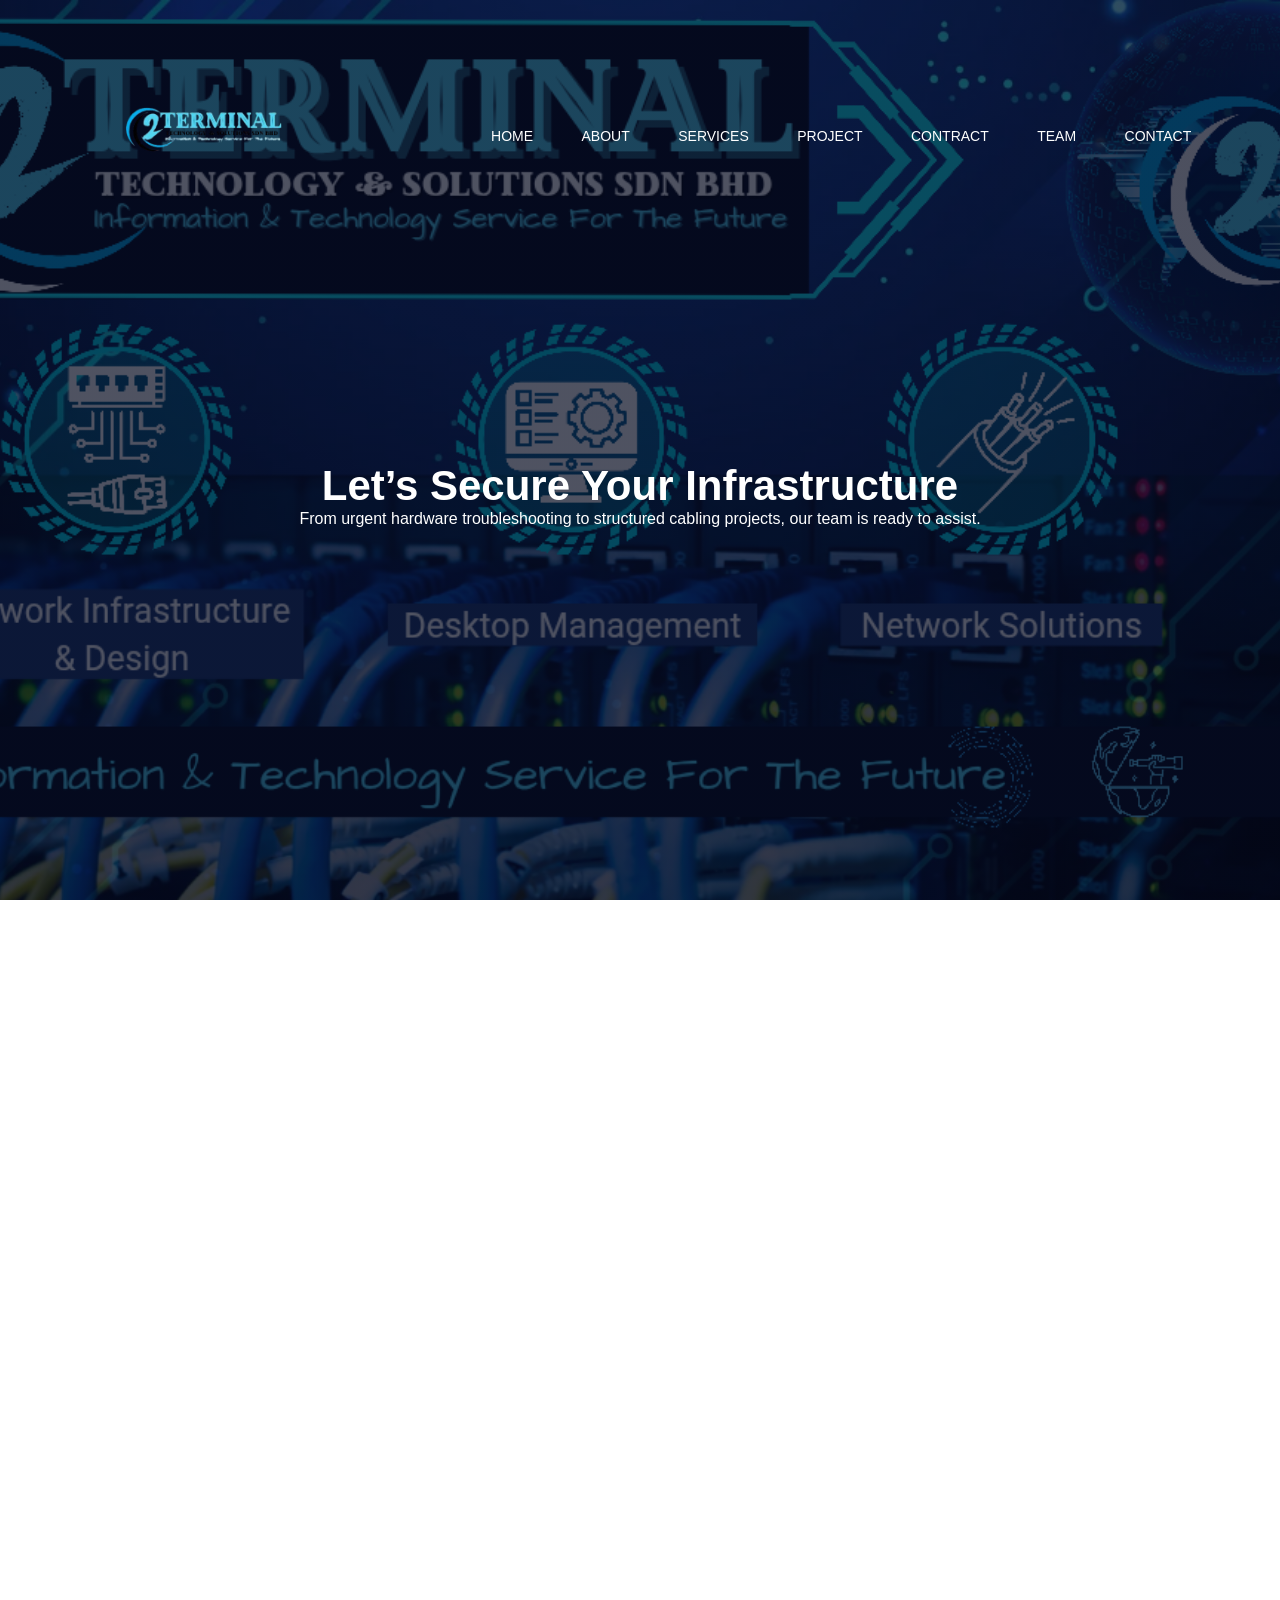
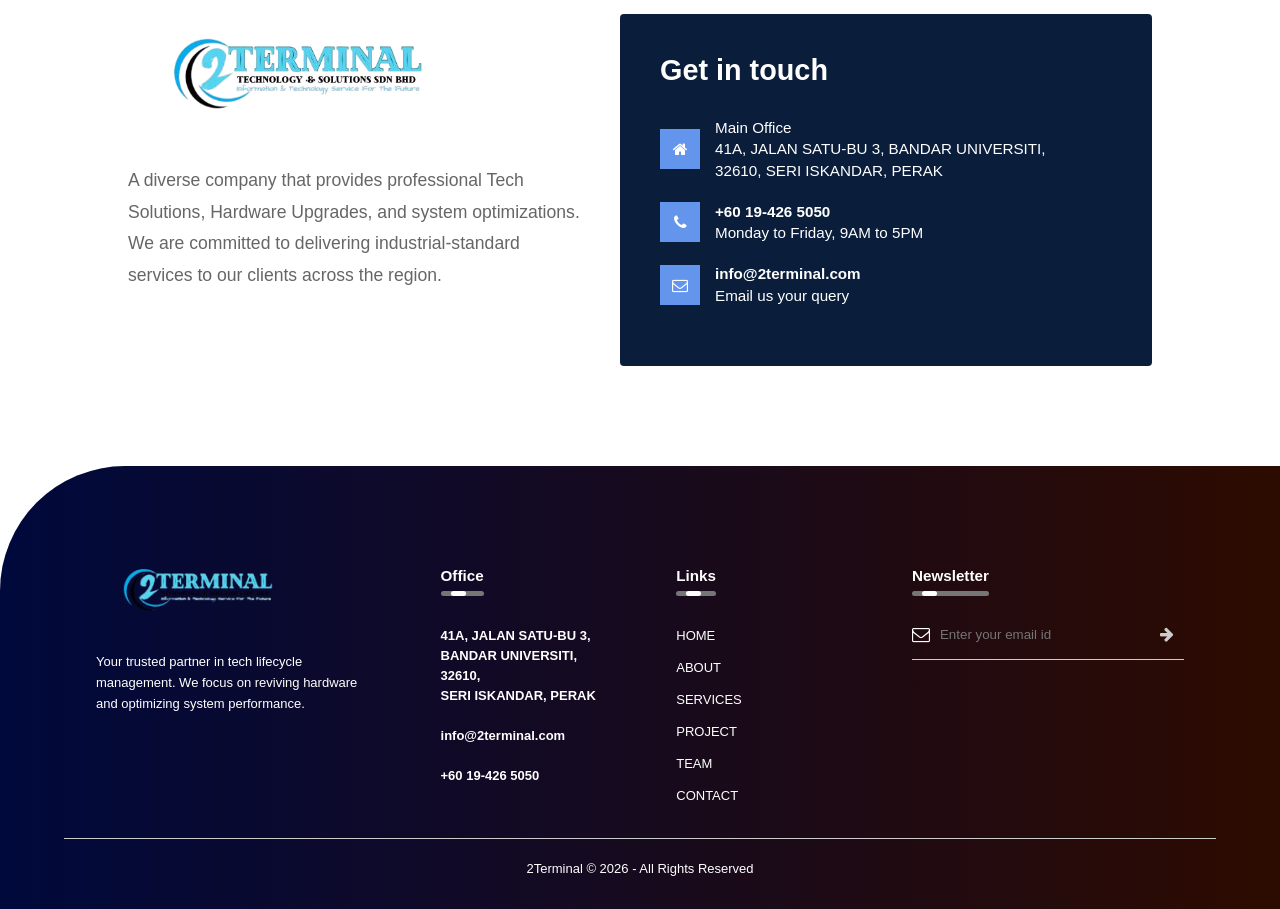
<file: 2Terminal website/contactUs_baru.html>
<!DOCTYPE html>
<html>
<head>
    <meta name="viewport" content="width=device-width, initial-scale=1.0">
    <title>Contact Us | 2Terminal</title>
    <link rel="stylesheet" href="style_baru.css">
    <link rel="stylesheet" href="https://stackpath.bootstrapcdn.com/font-awesome/4.7.0/css/font-awesome.min.css">
</head>
<body>
    <section class="sub-header">
    <nav>
        <a href="index_baru.html"><img src="logo.png" class="logo"></a>
        <div class="nav-links" id="navLinks">
            <i class="fa fa-times" onclick="hideMenu()"></i>
            <ul>
               <li><a href="index_baru.html">HOME</a></li>
                <li><a href="aboutUs_baru.html">ABOUT</a></li>
                <li><a href="services_baru.html">SERVICES</a></li>
                <li><a href="project_baru.html">PROJECT</a></li>
                <li><a href="contract.html">CONTRACT</a></li>
                <li><a href="2T-Team.html">TEAM</a></li>
                <li><a href="contactUs_baru.html">CONTACT</a></li>
            </ul>
        </div>
        <i class="fa fa-bars" onclick="showMenu()"></i>
    </nav>

    <div class="text-box">
        <h1>Let’s Secure Your Infrastructure</h1>
        <p>From urgent hardware troubleshooting to  structured cabling projects, our team is ready to assist.</p>
       
    </div>
</section>


   <section class="location">

   <iframe src="https://www.google.com/maps/embed?pb=!1m18!1m12!1m3!1d3978.2682332533295!2d100.96925317447216!3d4.360723244512083!2m3!1f0!2f0!3f0!3m2!1i1024!2i768!4f13.1!3m3!1m2!1s0x31cae16b91c32167%3A0xfd8455eb3d029b67!2sWarung%20Cha%20%5BHQ%5D!5e0!3m2!1sen!2smy!4v1770218018618!5m2!1sen!2smy" 
   width="600" height="450" style="border:0;" allowfullscreen="" loading="lazy" referrerpolicy="no-referrer-when-downgrade"></iframe>
   </section>



    <!---<section>
        <div class="row">
            <div class="contact-col">
                <div><i class="fa fa-home"></i><span><h5>Main Office, GF-Block K1</h5><p>UTP, Seri Iskandar, Perak</p></span></div>
                <div><i class="fa fa-home"></i><span><h5>Vendor Office, GF-Block K1</h5><p>UTP, Seri Iskandar, Perak</p></span></div>
                <div><i class="fa fa-phone"></i><span><h5>+60 123456789</h5><p>Monday to Friday, 9AM to 5PM</p></span></div>
                <div>
                <i class="fa fa-envelope-o"></i>
                <span>
                    <h5>info@2terminal.com</h5>
                    <p>Email us your query</p>
                    
                </span>
            </div>
            </div>
            <div class="contact-col">
                <form>
                    <input type="text" placeholder="Enter Name" required>
                    <input type="email" placeholder="Enter Email" required>
                    <textarea rows="8" placeholder="Message" required></textarea>
                    <button type="submit" class="hero-btn red-btn">SEND MESSAGE</button>
                </form>
            </div>
        </div>
    </section>--->
    

    <section class="contact-main">
    <div class="contact-container">
        
        <div class="company-info">
            <img src="logo.png" alt="2Terminal Logo" class="contact-logo">
            <p>
                A diverse company that provides professional Tech Solutions, Hardware Upgrades, 
                and system optimizations. We are committed to delivering industrial-standard 
                services to our clients across the region.
            </p>
        </div>

        <div class="get-in-touch-card">
            <h2>Get in touch</h2>

            <div class="contact-item">
                <div class="icon-square"><i class="fa fa-home"></i></div>
                <div class="text-content">
                    <p>Main Office<br>
                        41A, JALAN SATU-BU 3, BANDAR UNIVERSITI,<br> 32610, SERI ISKANDAR, PERAK
                </p>
                </div>
            </div>

            <div class="contact-item">
                <div class="icon-square"><i class="fa fa-phone"></i></div>
                <div class="text-content">
            <strong>+60 19-426 5050</strong><br>
                    Monday to Friday, 9AM to 5PM
                </div>
            </div>

            <div class="contact-item">
                <div class="icon-square"><i class="fa fa-envelope-o"></i></div>
                <div class="text-content">
                    <strong>info@2terminal.com</strong><br>
                    Email us your query
                </div>
            </div>
        </div>

    </div>
</section>


    <!----------FOOTER_---------->    
    
<footer class="footer-main">
        <div class="footer-row">
            <div class="footer-col">
                <img src="logo.png" class="footer-logo">
                <p>Your trusted partner in tech lifecycle management. We focus on reviving hardware and optimizing system performance.</p>
            </div>
            <div class="footer-col">
                <h3>Office <div class="underline"><span></span></div></h3>
              
                <h4>41A, JALAN SATU-BU 3, BANDAR UNIVERSITI, 32610,<br> SERI ISKANDAR, PERAK</h4>
              <br>
                <h4 class="email-id">info@2terminal.com</h4>
                <br>
                <h4>+60 19-426 5050</h4>
            </div>
            <div class="footer-col">
                <h3>Links <div class="underline"><span></span></div></h3>
                <ul>
                 <li><a href="index_baru.html">HOME</a></li>
                <li><a href="aboutUs_baru.html">ABOUT</a></li>
                <li><a href="services_baru.html">SERVICES</a></li>
                <li><a href="project_baru.html">PROJECT</a></li>
               
                <li><a href="2T-Team.html">TEAM</a></li>
                <li><a href="contactUs_baru.html">CONTACT</a></li>
                </ul>
            </div>
            <div class="footer-col">
                <h3>Newsletter <div class="underline"><span></span></div></h3>
                <form>
                    <i class="fa fa-envelope-o"></i>
                    <input type="email" placeholder="Enter your email id" required>
                    <button type="submit"><i class="fa fa-arrow-right"></i></button>
                </form>
                <!----<div class="social-icons">
                    <i class="fa fa-facebook"></i>
                    <i class="fa fa-twitter"></i>
                    <i class="fa fa-whatsapp"></i>
                    <i class="fa fa-pinterest"></i>
                </div>---->
            </div>
        </div>
        <hr>
        <p class="copyright">2Terminal © 2026 - All Rights Reserved</p>
    </footer>

    <!------------FUNTION FOR MEDIA LAYOUT------------>  
    <script>
        var navLinks = document.getElementById("navLinks");
        function showMenu() { navLinks.style.right = "0"; }
        function hideMenu() { navLinks.style.right = "-200px"; }
    </script>

    

</body>
</html>
</file>
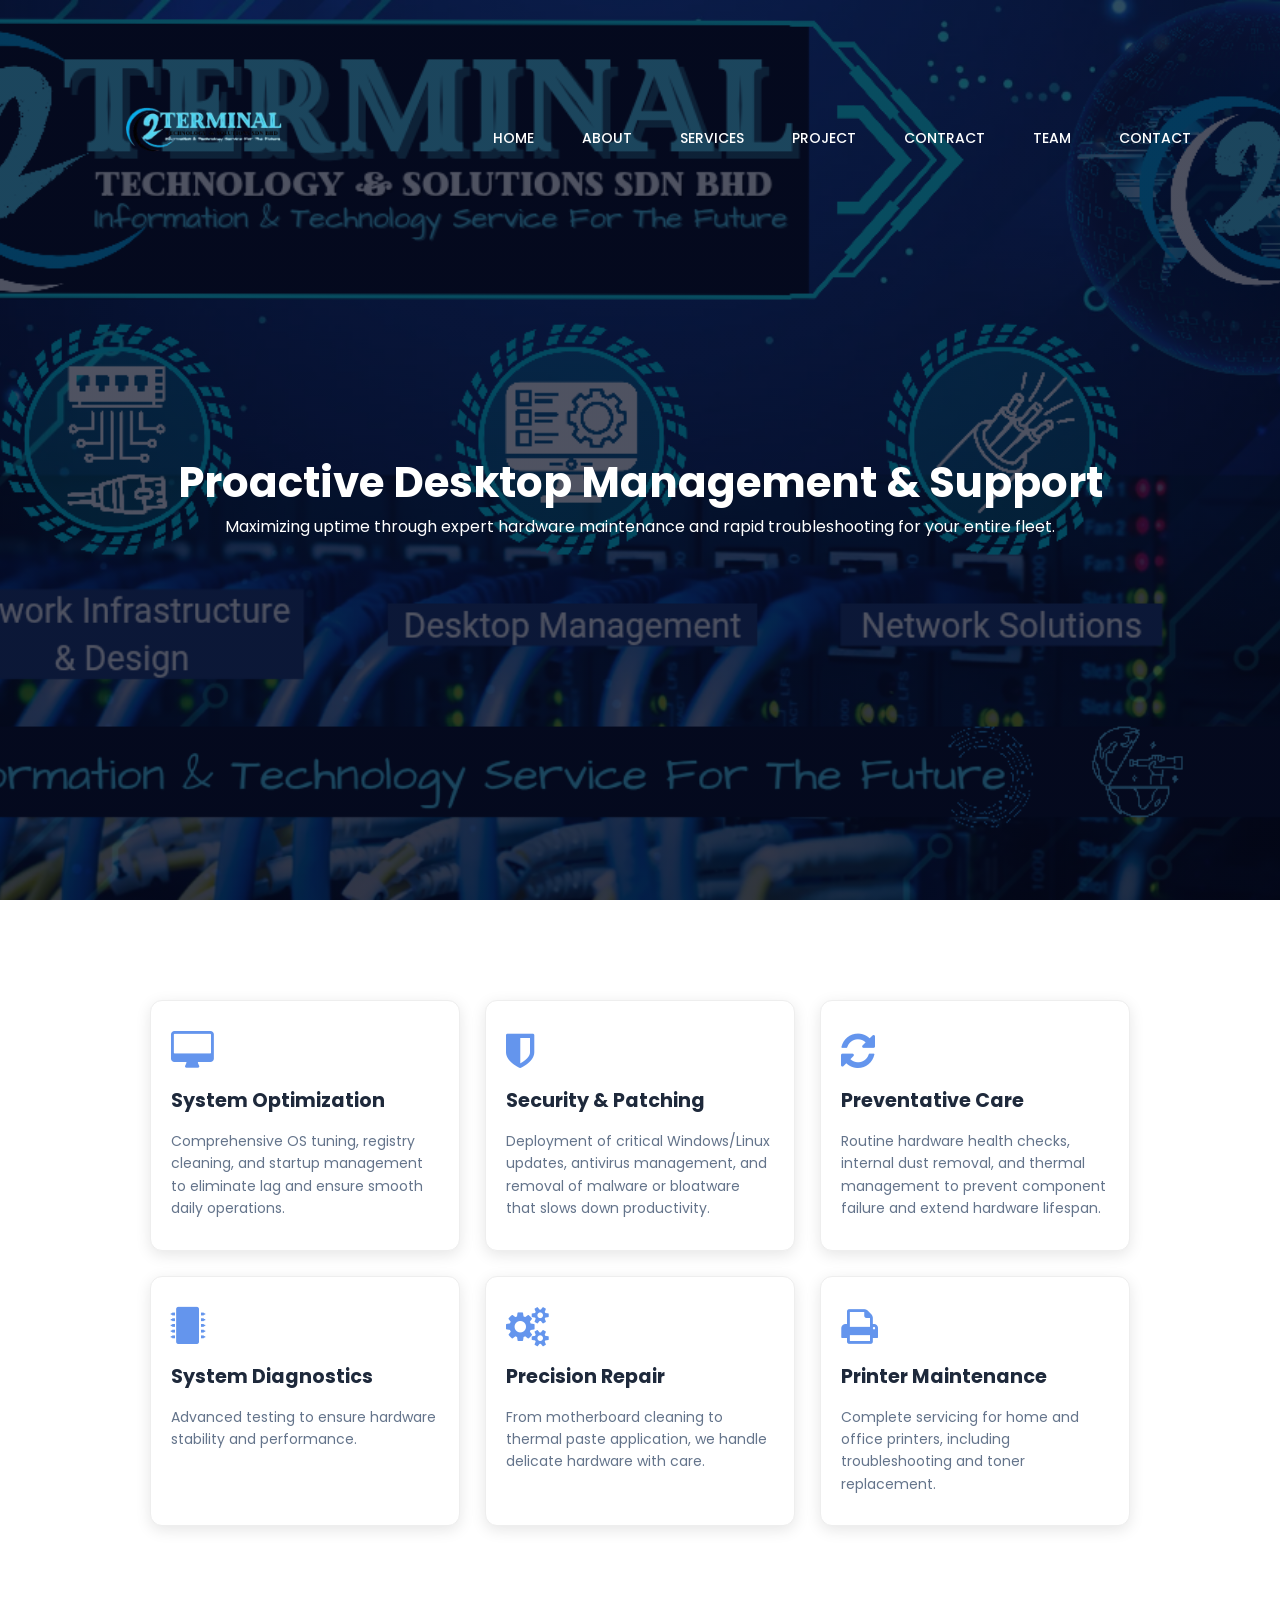
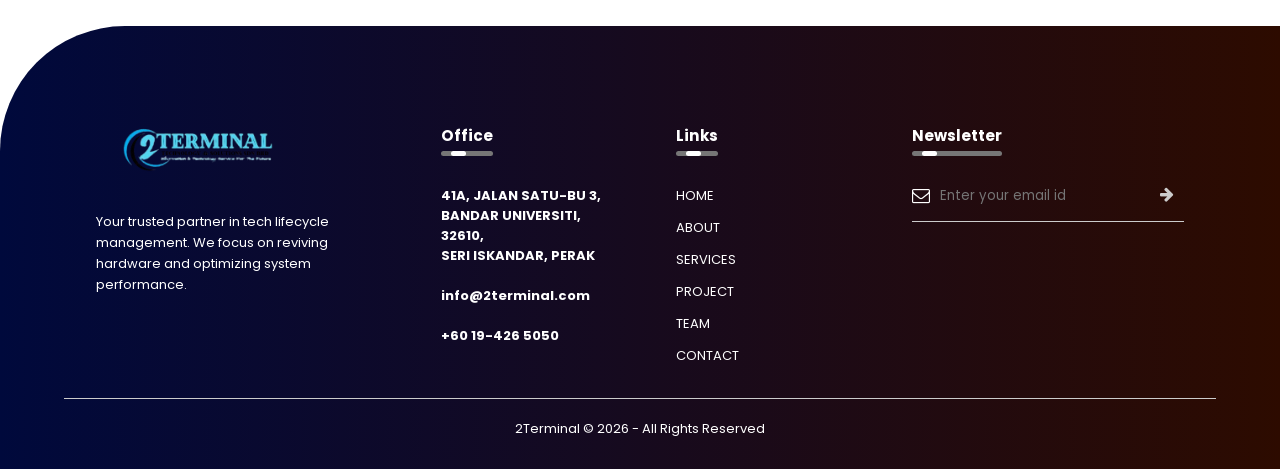
<file: 2Terminal website/dm.html>
<!DOCTYPE html>
<html lang="en">
    <head>
        <meta name="viewport" content="width=device-width, initial-scale=1.0">
    <title>Desktop Management | Services</title>
    <link href="https://fonts.googleapis.com/css2?family=Poppins:wght@100;200;300;400;600;700&display=swap" rel="stylesheet">
    <link rel="stylesheet" href="https://stackpath.bootstrapcdn.com/font-awesome/4.7.0/css/font-awesome.min.css">
    <link rel="stylesheet" href="style_baru.css">
    </head>

    <body>
       
        <section class="sub-header">
    <nav>
        <a href="index_baru.html"><img src="logo.png" class="logo"></a>
        <div class="nav-links" id="navLinks">
            <i class="fa fa-times" onclick="hideMenu()"></i>
            <ul>
                  <li><a href="index_baru.html">HOME</a></li>
                <li><a href="aboutUs_baru.html">ABOUT</a></li>
                <li><a href="services_baru.html">SERVICES</a></li>
                <li><a href="project_baru.html">PROJECT</a></li>
                <li><a href="contract.html">CONTRACT</a></li>
                <li><a href="2T-Team.html">TEAM</a></li>
                <li><a href="contactUs_baru.html">CONTACT</a></li>
            </ul>
        </div>
        <i class="fa fa-bars" onclick="showMenu()"></i>
    </nav>

    <div class="text-box">
        <h1>Proactive Desktop Management & Support</h1>
        <p>Maximizing uptime through expert hardware maintenance and rapid troubleshooting for your entire fleet.</p>
        
    </div>
</section>

<!---------------SERVICES----------------------->

       <section class="services" id="services">
        
    <div class="row">
        <div class="service-col">
            <i class="fa fa-desktop"></i>
            <h3>System Optimization</h3>
            <p>Comprehensive OS tuning, registry cleaning, and startup management to eliminate lag and ensure smooth daily operations.</p>
        </div>

        <div class="service-col">
            <i class="fa fa-shield"></i>
            <h3>Security & Patching</h3>
            <p>Deployment of critical Windows/Linux updates, antivirus management, and removal of malware or bloatware that slows down productivity.</p>
        </div>

        <div class="service-col">
            <i class="fa fa-refresh"></i>
            <h3>Preventative Care</h3>
            <p>Routine hardware health checks, internal dust removal, and thermal management to prevent component failure and extend hardware lifespan.</p>
        </div>
        <div class="service-col">
                <i class="fa fa-microchip"></i>
                <h3>System Diagnostics</h3>
                <p>Advanced testing to ensure hardware stability and performance.</p>
            </div>
            <div class="service-col">
                <i class="fa fa-cogs"></i>
                <h3>Precision Repair</h3>
                <p>From motherboard cleaning to thermal paste application, we handle delicate hardware with care.</p>
            </div>
            <div class="service-col">
                <i class="fa fa-print"></i>
                <h3>Printer Maintenance</h3>
                <p>Complete servicing for home and office printers, including troubleshooting and toner replacement.</p>
            </div>
    </div>
</section>


<!----------FOOTER_---------->    
    
<footer class="footer-main">
        <div class="footer-row">
            <div class="footer-col">
                <img src="logo.png" class="footer-logo">
                <p>Your trusted partner in tech lifecycle management. We focus on reviving hardware and optimizing system performance.</p>
            </div>
            <div class="footer-col">
                <h3>Office <div class="underline"><span></span></div></h3>
              
                <h4>41A, JALAN SATU-BU 3, BANDAR UNIVERSITI, 32610,<br> SERI ISKANDAR, PERAK</h4>
              <br>
                <h4 class="email-id">info@2terminal.com</h4>
                <br>
                <h4>+60 19-426 5050</h4>
            </div>
            <div class="footer-col">
                <h3>Links <div class="underline"><span></span></div></h3>
                <ul>
                  <li><a href="index_baru.html">HOME</a></li>
                <li><a href="aboutUs_baru.html">ABOUT</a></li>
                <li><a href="services_baru.html">SERVICES</a></li>
                <li><a href="project_baru.html">PROJECT</a></li>
               
                <li><a href="2T-Team.html">TEAM</a></li>
                <li><a href="contactUs_baru.html">CONTACT</a></li>
                </ul>
            </div>
            <div class="footer-col">
                <h3>Newsletter <div class="underline"><span></span></div></h3>
                <form>
                    <i class="fa fa-envelope-o"></i>
                    <input type="email" placeholder="Enter your email id" required>
                    <button type="submit"><i class="fa fa-arrow-right"></i></button>
                </form>
                <!----<div class="social-icons">
                    <i class="fa fa-facebook"></i>
                    <i class="fa fa-twitter"></i>
                    <i class="fa fa-whatsapp"></i>
                    <i class="fa fa-pinterest"></i>
                </div>---->
            </div>
        </div>
        <hr>
        <p class="copyright">2Terminal © 2026 - All Rights Reserved</p>
    </footer>

 <!------------FUNTION FOR MEDIA LAYOUT------------>   
    <script>
        var navLinks = document.getElementById("navLinks");
        function showMenu() { navLinks.style.right = "0"; }
        function hideMenu() { navLinks.style.right = "-200px"; }
    </script>

</body>
</html>
</file>
<file: style_baru.css>
* {
            margin: 0;
            padding: 0;
            font-family: 'Poppins', sans-serif;
            box-sizing: border-box;
        }

        :root {
            --line-color: #b1b9c1;
            --brand-blue: #003399;
            --brand-red: #ee0000;
            --hero-overlay: rgba(4, 9, 30, 0.7);
        }

        /* --- SUB-HEADER & NAVIGATION --- */
        .sub-header {
            height: 100vh; /* Reduced height to make room for chart */
            width: 100%;
            background-image: linear-gradient(var(--hero-overlay), var(--hero-overlay)), url('Background_2T.png');
            background-position: center;
            background-size: cover;
            position: relative;
        }

        nav {
            display: flex;
            padding: 2% 6%;
            justify-content: space-between;
            align-items: center;
            position: absolute;
            top: 0;
            width: 100%;
            z-index: 100;
        }

        nav a img {
            width: 220px;
            height: auto;
            cursor: pointer;
        }

        .nav-links ul li {
            list-style: none;
            display: inline-block;
            padding: 8px 12px;
        }

        .nav-links ul li a {
            color: #fff;
            text-decoration: none;
            font-size: 14px;
            transition: 0.3s;
        }

        .nav-links ul li a:hover {
            color: var(--brand-red);
        }

        .text-box {
            width: 90%;
            color: #fff;
            position: absolute;
            top: 55%;
            left: 50%;
            transform: translate(-50%, -50%);
            text-align: center;
        }

        .text-box h1 { font-size: 42px; }

        

 /* --- SERVICES --- */
.services { width: 80%; margin: 80px auto; text-align: center; padding-top: 0; }
.row { margin-top: 5%; display: flex; justify-content: space-between; gap: 20px; margin-top: -50px; }
.service-col {
    flex-basis: 31%; background: #fff3f3; border-radius: 10px;
    padding: 40px 20px; transition: 0.5s; cursor: pointer;
}
.service-col:hover { box-shadow: 0 0 20px 0px rgba(0,0,0,0.2); }
.service-col .fa { font-size: 40px; color: cornflowerblue; margin-bottom: 15px; }

.service-btn {
    display: inline-block;
    margin-top: 20px;
    padding: 10px 20px;
    background-color: #4A90E2; /* Matching your blue icon color */
    color: white;
    text-decoration: none;
    border-radius: 5px;
    font-size: 14px;
    font-weight: bold;
    text-align: center;
   
    transition: background 0.3s ease;
}

/* --- PROCESS FLOW --- */
.process-section { width: 80%; margin: auto; text-align: center; padding: 80px 0; }
.process-container { display: flex; justify-content: space-between; margin-top: 50px; position: relative; }
.process-container::before {
    content: ''; position: absolute; top: 25px; left: 10%; width: 80%; height: 2px; background: #ccc; z-index: -1;
}
.process-step { flex-basis: 22%; background: #fff; }
.step-num {
    width: 50px; height: 50px; background: cornflowerblue; color: #fff; border-radius: 50%;
    display: flex; align-items: center; justify-content: center;
    font-weight: 600; margin: 0 auto 20px; border: 5px solid #fff;
}   

/* Mobile Responsiveness (Screens smaller than 700px) */
@media (max-width: 700px) {
    
    /* 1. Reset Text Box - Removes <br> effect on mobile */
    .text-box h1 {
        font-size: 24px;
    }
    .text-box p {
        font-size: 14px;
        padding: 0 10px;
    }

    /* 2. Service Columns - Stack them 1 by 1 */
    .row {
        flex-direction: column;
    }
    .service-col {
        width: 100%;
        margin-bottom: 30px;
    }

    /* 3. Process Steps - Stack vertically */
    .process-container {
        flex-direction: column;
        align-items: center;
    }
    .process-step {
        width: 90%;
        margin-bottom: 20px;
    }

    /* 4. Navigation Menu Fix */
    /* This works with your JS showMenu/hideMenu functions */
    .nav-links {
        position: fixed;
        background: #f44336; /* Use your brand color */
        height: 100vh;
        width: 200px;
        top: 0;
        right: -200px; /* Hidden state */
        text-align: left;
        z-index: 2;
        transition: 1s;
    }
    .nav-links ul {
        padding: 30px;
    }
    .nav-links ul li {
        display: block;
        margin: 20px 0;
    }
    nav .fa-bars {
        display: block;
        color: #fff;
        margin: 10px;
        font-size: 22px;
        cursor: pointer;
    }

    /* 5. Footer Scaling */
    .footer-row {
        flex-direction: column;
    }
    .footer-col {
        flex-basis: 100%;
        margin-bottom: 30px;
    }
}

/* --- ANIMATED FOOTER --- */
.footer-main {
    width: 100%;
    background: linear-gradient(to right, #00093c, #2d0b00);
    color: #fff;
    padding: 100px 0 30px;
    border-top-left-radius: 125px;
    font-size: 13px;
    line-height: 20px;
}
.footer-row {
    width: 85%;
    margin: auto;
    display: flex;
    align-items: flex-start;
    justify-content: space-between;
}
.footer-col { flex-basis: 25%; padding: -10px; }
.footer-col:nth-child(2), .footer-col:nth-child(3) { flex-basis: 15%; }
.footer-col p{margin-top: -55px; line-height: 1.6;}
.footer-logo { width: 210px; margin-top: -75px; padding-bottom: -40px; }
.footer-col h3 { width: fit-content; margin-bottom: 40px; position: relative; }
.footer-col ul li { list-style: none; margin-bottom: 12px; }
.footer-col ul li a { color: #fff; text-decoration: none; }

.underline {
    width: 100%;
    height: 5px;
    background: #767676;
    border-radius: 3px;
    position: absolute;
    top: 25px;
    left: 0;
    overflow: hidden;
}
.underline span {
    width: 15px;
    height: 100%;
    background: #fff;
    border-radius: 3px;
    position: absolute;
    top: 0;
    left: 10px;
    animation: moving 2s linear infinite;
}
@keyframes moving {
    0% { left: -20px; }
    100% { left: 100%; }
}

form {
    padding-bottom: 15px;
    display: flex;
    align-items: center;
    justify-content: space-between;
    border-bottom: 1px solid #ccc;
    margin-bottom: 50px;
}
form .fa { font-size: 18px; margin-right: 10px; }
form input { width: 100%; background: transparent; color: #ccc; border: 0; outline: none; }
form button { background: transparent; border: 0; outline: none; cursor: pointer; }
form button .fa { font-size: 16px; color: #ccc; }

.social-icons .fa {
    width: 40px;
    height: 40px;
    border-radius: 50%;
    text-align: center;
    line-height: 40px;
    font-size: 20px;
    color: #000;
    background: #fff;
    margin-right: 15px;
    cursor: pointer;
}

hr { width: 90%; border: 0; border-bottom: 1px solid #ccc; margin: 20px auto; }
.copyright { text-align: center; }

/* Mobile Optimization for Footer */
@media (max-width: 768px) {
    .footer-main {
        padding: 40px 20px; /* Adds padding so text doesn't touch screen edges */
    }

    .footer-row {
        display: flex;
        flex-direction: column; /* This stacks the columns vertically */
        align-items: center;    /* Optional: centers everything */
        text-align: center;      /* Optional: centers text for better mobile look */
    }

    .footer-col {
        width: 100%;             /* Ensures each section takes full width */
        margin-bottom: 30px;     /* Adds space between the stacked sections */
        padding: 0;
    }

    /* Adjusting the underline effect to center if you chose text-align: center */
    .footer-col .underline {
        margin: 10px auto; 
    }

    /* Making the newsletter form look better on small screens */
    .footer-col form {
        display: flex;
        justify-content: center;
        align-items: center;
        margin-top: 15px;
    }

    .footer-logo {
        width: 120px; /* Resizes logo slightly for smaller screens */
        margin-bottom: 15px;
    }
}

/* --- RESPONSIVE --- */
@media(max-width: 700px) {
    .text-box h1 { font-size: 20px; }
    .nav-links ul li { display: block; }
    .nav-links {
        position: fixed;
        background: #f44336;
        height: 100vh;
        width: 200px;
        top: 0;
        right: -200px;
        text-align: left;
        z-index: 2;
        transition: 1s;
    }
    nav .fa { display: block; color: #fff; margin: 10px; font-size: 22px; cursor: pointer; }
    .row, .footer-row { flex-direction: column; }
    .footer-col { margin-bottom: 40px; }
}


/*-----button untuk phone------*/
nav .fa {
    display: none;
}
@media(max-width: 700px) {
    nav .fa {
        display: block;
        color: #fff;
        margin: 10px;
        font-size: 22px;
        cursor: pointer;
    }
}


/* --- ABOUT US PAGE CONTENT --- */
/* The main container for the section */
.about-us {
    width: 80%;
    margin: auto;
    padding-top: 80px; /* Positive value for spacing */
    padding-bottom: 50px;
}

/* The row container that holds both the text and the image */
.about-row {
    display: flex;
    justify-content: space-between;
    align-items: center;
    flex-wrap: wrap; /* Helps with mobile responsiveness */
    
}

/* The columns (one for text, one for the image) */
.about-col {
    flex-basis: 48%; /* Text and image take up roughly half the width */
    padding: 30px 2px;
}

.about-col img {
    width: 65%; /* Fits perfectly inside its half of the screen */
    display: block;
    border-radius: 10px; /* Adds a professional soft edge */
    padding-bottom: 10px;
    align-items: center;
}

.about-col h1 {
    font-size: 36px;
    font-weight: 600;
    margin-bottom: 20px;
}

.about-col p {
    padding: 15px 0 25px;
    line-height: 1.6; /* Improves readability */
    color: #555;
    margin: 0;
    padding-top: 10px;
}

/* --- CONTACT PAGE --- */
.contact-col { flex-basis: 48%; text-align: right; }
.contact-col div { display: flex; align-items: center; margin-bottom: 40px; }
.contact-col div i { font-size: 28px; color: cornflowerblue; margin-right: 30px; }
.contact-col input, .contact-col textarea { width: 100%; padding: 15px; margin-bottom: 17px; outline: none; border: 1px solid #ccc; }
.location{
    width: 80%;
    margin: auto;
    padding: 80px 0;
}

.location iframe{
    width: 100%;
}


nav { display: flex; padding: 2% 6%; justify-content: space-between; align-items: center; }
nav img { width: 150px; }
.nav-links { flex: 1; text-align: right; }
.nav-links ul li { list-style: none; display: inline-block; padding: 8px 12px; }
.nav-links ul li a { color: #fff; text-decoration: none; font-size: 14px; }
.nav-links ul li::after { content: ''; width: 0%; height: 2px; background: cornflowerblue; display: block; margin: auto; transition: 0.5s; }
.nav-links ul li:hover::after { width: 100%; }

/* --- SECTIONS --- */
section { padding: 80px 0; width: 80%; margin: auto; text-align: center; }
.row { display: flex; justify-content: space-between; gap: 20px; margin-top: 5%; }

/* Container for the whole section */
.contact-main {
    padding: -60px;
    background-color: #fff;
    text-align: left;

}

.contact-container {
    display: flex;
    justify-content: space-between;
    align-items: flex-start;
    gap: 40px;
    padding: 20px 0;
}

/* Left side styling */
.company-info {
    flex: 1;
}

.contact-logo {
    max-width: 350px;
    margin-bottom:-98px;
    margin-top: -105px;
   
    
}

.company-info p {
    color: #666;
    line-height: 1.8;
    font-size: 1.1rem;
   
}

/* Right side Blue Box styling */
.get-in-touch-card {
    flex: 1;
    background-color: #0a1e3c; /* Dark blue from your first image */
    color: white;
    padding: 40px;
    border-radius: 4px;
}

.get-in-touch-card h2 {
    margin-bottom: 30px;
    font-size: 1.8rem;
}

.contact-item {
    display: flex;
    align-items: center;
    margin-bottom: 20px;
}

/* Blue Icon Box */
.icon-square {
    background-color: cornflowerblue; 
    width: 40px;
    height: 40px;
    display: flex;
    justify-content: center;
    align-items: center;
    margin-right: 15px;
    flex-shrink: 0;
}

.text-content {
    font-size: 0.95rem;
    line-height: 1.4;
    margin-right: 5px;
}

.text-content strong{
    margin-right: 5px;
}



/* Container for the whole section */
.features-section {
    width: 85%;
    margin: auto;
    text-align: center;
    padding: 60px 0;
}

.features-section h1 {
    font-size: 36px;
    font-weight: 700;
    margin-bottom: 10px;
}

.features-section p {
    color: #555;
    margin-bottom: 40px; /* Gap below the main subtitle */
}

/* The Row holding the cards */
.features-row {
    display: flex;
    justify-content: center; /* Centers the cards horizontally */
    gap: 30px;              /* Creates the gap between the two cards */
    flex-wrap: wrap;
}

/* Individual Card Styling */
.feature-box {
    flex: 1;
    min-width: 300px;
    max-width: 450px;
    padding: 50px 40px;
    border-radius: 10px;
    text-align: left;
    color: #fff;
    box-shadow: 0 10px 25px rgba(0,0,0,0.1);
}

.feature-box h2 {
    font-size: 28px;
    margin-bottom: 20px;
}

.feature-box p {
    color: #eee;
    font-size: 15px;
    line-height: 1.6;
    margin-bottom: 35px; /* GAP: This creates space between sentence and button */
}

/* Specific Card Colors */
.blue-bg {
    background: #003366; /* Dark blue like the picture */
}

.red-bg {
    background: #e62e2e; /* Red like the picture */
}

/* Button Styling */
.btn-white {
    display: inline-block;
    text-decoration: none;
    background: #fff;
    color: #333;
    padding: 12px 30px;
    border-radius: 5px;
    font-weight: 600;
    font-size: 14px;
    transition: 0.3s;
}

.btn-white:hover {
    background: #f0f0f0;
    transform: translateY(-3px); /* Subtle lift effect */
}

/* Responsive: Stacks them on mobile */
@media (max-width: 768px) {
    .features-row {
        flex-direction: column;
        align-items: center;
    }
    .feature-box {
        width: 100%;
    }
}


/* Container for the grid */
        .container {
            max-width: 1200px;
            margin: auto;
            display: flex;
            gap: 30px; /* Space between cards */
            justify-content: center;
        }

        /* Individual Card Style */
        .card {
            flex: 1; /* Makes all cards equal width */
            background: transparent;
            display: flex;
            flex-direction: column;
        }

        /* Image Styling */
        .card img {
            width: 100%;
            height: 220px; /* Fixed height for uniformity */
            object-fit: cover; /* Prevents stretching */
            border-bottom: 4px solid #005689; /* Optional accent line */
        }

        /* Heading Style */
        .card h2 {
            color: #31668a; /* The specific blue from the image */
            font-size: 1.4rem;
            margin: 20px 0 10px 0;
            font-weight: 700;
        }

        /* Paragraph Style */
        .card p {
            font-size: 1rem;
            line-height: 1.6;
            color: #555;
            margin: 0;
        }

        /* Responsive Design for Mobile */
        @media (max-width: 768px) {
            .container {
                flex-direction: column;
            }
            .card {
                margin-bottom: 30px;
            }
        }


/*-----------Service Page baru-------*?
  /* Main Section Wrapper */
.services-wrapper {
    max-width: 1100px;
    margin: -80px auto 50px auto; /* Overlaps the dark header */
    padding: 0 20px;
    position: relative;
    z-index: 5;
}

/* Grey Partition Bars */
.category-divider {
    background-color: #888;
    color: white;
    padding: 15px;
    text-align: center;
    font-size: 1.4rem;
    font-weight: bold;
    text-transform: capitalize;
    margin-top: 40px;
    border-radius: 4px 4px 0 0;
}

/* Card Layout */
.card-grid {
    display: flex;
    gap: 2px; /* Small gap to mimic the diagram sections */
    background-color: #ddd; /* Divider color between cards */
    margin-bottom: 20px;
}

.service-card {
    background: white;
    flex: 1;
    padding: 40px 20px;
    display: flex;
    flex-direction: column;
    align-items: center;
    text-align: center;
    transition: background 0.3s;
}

.service-card:hover { background-color: #f9f9f9; }

/* Icon Styling */
.service-card img {
    width: 80px;
    margin-bottom: 20px;
}

/* Text and Links */
.card-text h3 { color: #333; margin-bottom: 10px; font-size: 1.1rem; }
.card-text p { color: #666; font-size: 0.9rem; margin-bottom: 20px; line-height: 1.5; }

.learn-more {
    text-decoration: none;
    color: #b03a2e; /* Red theme from image */
    font-weight: bold;
    font-size: 0.8rem;
    text-transform: uppercase;
}
.learn-more span {
    border: 1px solid #b03a2e;
    border-radius: 50%;
    width: 18px;
    height: 18px;
    display: inline-flex;
    align-items: center;
    justify-content: center;
    margin-left: 5px;
}

/* Mobile Responsive */
@media (max-width: 768px) {
    .card-grid { flex-direction: column; }
    .services-wrapper { margin-top: -40px; }
}    


/*--------Blog Page---------*?

/* Main Container - Pulls cards up toward the header */
.services-container {
    display: flex;
    justify-content: center;
    gap: 20px;
    padding: 20px;
    max-width: 1200px;
    margin: -50px auto 50px auto; /* Negative margin moves cards UP into the header space */
    position: relative;
    z-index: 10;
}

/* Individual Card Styling */
.card {
    background: white;
    flex: 1;
    max-width: 350px;
    border-radius: 4px;
    overflow: hidden;
    box-shadow: 0 4px 15px rgba(0,0,0,0.1);
    display: flex;
    flex-direction: column;
}

.card img {
    width: 100%;
    height: 200px;
    object-fit: cover;
}

.card-body {
    padding: 25px;
    flex-grow: 1;
}

.card-body h3 {
    color: #b03a2e; /* Reddish title color */
    margin-bottom: 15px;
    font-size: 1.2rem;
}

.card-body p {
    color: #555;
    font-size: 0.95rem;
    line-height: 1.6;
    margin-bottom: 20px;
}

/* Learn More Link */
.learn-more {
    text-decoration: none;
    color: #b03a2e;
    font-weight: bold;
    font-size: 0.85rem;
    display: flex;
    align-items: center;
}

.learn-more span {
    margin-left: 5px;
    border: 1px solid #b03a2e;
    border-radius: 50%;
    width: 20px;
    height: 20px;
    display: inline-flex;
    align-items: center;
    justify-content: center;
}

/* Responsive for Mobile */
@media (max-width: 768px) {
    .services-container {
        flex-direction: column;
        align-items: center;
        margin-top: 20px;
    }
}

/*------Network Page------*/
 /* --- Services Section Styling --- */
.services {
    width: 85%;
    margin: auto;
    text-align: center;
    padding-top: 80px;
    font-family: 'Poppins', sans-serif;
}

.services h1 {
    font-size: 36px;
    font-weight: 600;
}

.row {
    margin-top: 5%;
    display: flex;
    justify-content: space-between;
    gap: 20px;
}

.service-col {
    flex-basis: 32%;
    background: #fff;
    border-radius: 12px;
    padding: 30px 20px;
    box-sizing: border-box;
    box-shadow: 0 4px 15px rgba(0,0,0,0.1);
    transition: 0.3s;
    border-top: 5px solid #1e40a1; /* Red accent matching your hero button */
    text-align: left;
}

.service-col:hover {
    transform: translateY(-10px);
    box-shadow: 0 8px 25px rgba(0,0,0,0.2);
}

.service-col i {
    font-size: 30px;
    color: #1e40a1;
    margin-bottom: 15px;
    display: block;
}

.service-col ul {
            padding-left: 20px;
            margin: 0;
        }

.service-col h3 {
    font-size: 1.2rem;
    margin: 15px 0;
    color: #1e293b;
}

.service-col p {
    font-size: 14px;
    color: #64748b;
    line-height: 1.6;
}

/* Badge Styling */
.badge {
    display: inline-block;
    background: #dbeafe;
    color: #1e40a1;
    padding: 3px 10px;
    border-radius: 15px;
    font-size: 11px;
    font-weight: 700;
    text-transform: uppercase;
    margin-bottom: 5px;
}

/* Mobile Responsive */
@media(max-width: 700px) {
    .row {
        flex-direction: column;
    }
    .service-col {
        margin-bottom: 25px;
    }
}

/*------DM Page---------*/
/* Container for the 6 cards */
.row {
    display: grid;
    /* This creates 3 equal columns on desktop */
    grid-template-columns: repeat(3, 1fr); 
    gap: 25px;
    width: 90%;
    margin: auto;
    padding: 20px 0;
}
/* Styling for icons to stand out */
.service-col i {
    font-size: 30px;
    margin-bottom: 10px;
    color: #1e40a1; /* Using your signature red */
}

/* Add a subtle hover effect for a professional feel */
.service-col {
    background: #ffffff;
    transition: 0.3s;
    border: 1px solid #eee;
}

.service-col:hover {
    background: #fffafa;
    border-color: #1e40a1;
    transform: scale(1.02);
}


/*-------Project page -------*/
.container { width: 85%; margin: 0 auto; }

.blue-text { color: var(--primary-blue); }

/* Header */
.nav-minimal { padding: 30px 0; border-bottom: 1px solid #eee; margin-bottom: 50px; }

.nav-minimal .container { display: flex; justify-content: space-between; align-items: center; }

.logo { font-weight: 700; font-size: 1.4rem; letter-spacing: 1px; }

nav a { text-decoration: none; color: var(--dark); margin-left: 20px; font-weight: 500; font-size: 0.9rem; }

nav a.active { color: var(--primary-blue); }

/* Grid */
.project-header { text-align: left; margin-bottom: 60px; }

.project-header h1 { font-size: 2.8rem; margin: 0; font-weight: 700; }

.project-grid {
    display: grid;
    grid-template-columns: repeat(auto-fit, minmax(300px, 1fr));
    gap: 30px;
    margin-bottom: 100px;
}

/* Card Styling */
.project-card {
    background: #fff;
    border: 1px solid #eaeaea;
    border-radius: 15px;
    overflow: hidden;
    transition: 0.3s ease;
}

.project-card:hover {
    transform: translateY(-10px);
    box-shadow: 0 20px 40px rgba(0,0,0,0.1);
    border-color: var(--primary-blue);
}

.project-img {
    height: 220px;
    background-color: #eee;
    background-size: cover;
    background-position: center;
    position: relative;
}

.tag {
    position: absolute;
    bottom: 15px;
    left: 15px;
    background: var(--primary-blue);
    color: white;
    padding: 5px 12px;
    font-size: 0.7rem;
    font-weight: 600;
    border-radius: 5px;
    text-transform: uppercase;
}

.project-info { padding: 25px; }

.project-info h3 { margin: 0 0 10px 0; font-size: 1.25rem; }

.project-info p { font-size: 0.9rem; color: #666; line-height: 1.6; }

.tech-tags { margin-top: 15px; }

.tech-tags span {
    display: inline-block;
    background: var(--light-gray);
    padding: 4px 10px;
    border-radius: 4px;
    font-size: 0.75rem;
    color: #444;
    margin-right: 5px;
}

/*-----team page------*/
 .container1 {
            max-width: 1100px;
            margin: 0 auto;
        }

        .header {
            text-align: center;
            margin-bottom: 60px;
        }

        .header h1 {
            font-size: 2.5rem;
            color: var(--primary-color);
            text-transform: uppercase;
            letter-spacing: 2px;
            margin-bottom: 10px;
        }

        .header p {
            color: var(--text-light);
            font-size: 1.1rem;
        }

        /* The Grid */
        .team-grid {
            display: grid;
            grid-template-columns: repeat(auto-fit, minmax(220px, 1fr));
            gap: 30px;
        }

        /* The Card */
        .card {
            background: white;
            padding: 30px 20px;
            text-align: center;
            border-radius: 8px;
            transition: transform 0.3s ease, box-shadow 0.3s ease;
            border: 1px solid #eee;
        }

        .card:hover {
            transform: translateY(-5px);
            box-shadow: 0 10px 20px rgba(0,0,0,0.05);
            border-color: var(--primary-color);
        }

        /* Initial-based Avatar */
        .avatar-placeholder {
            width: 80px;
            height: 80px;
            background-color: var(--bg-gray);
            color: var(--primary-color);
            border: 2px solid var(--primary-color);
            border-radius: 50%;
            display: flex;
            align-items: center;
            justify-content: center;
            margin: 0 auto 20px;
            font-size: 1.5rem;
            font-weight: bold;
            transition: background 0.3s ease, color 0.3s ease;
        }

        .card:hover .avatar-placeholder {
            background-color: var(--primary-color);
            color: white;
        }

        .name {
            font-size: 1.2rem;
            font-weight: 700;
            margin-bottom: 5px;
            display: block;
        }

        .role {
            color: var(--text-light);
            font-size: 0.9rem;
            font-weight: 500;
            text-transform: uppercase;
            letter-spacing: 1px;
        }

        .divider {
            width: 40px;
            height: 2px;
            background: var(--primary-color);
            margin: 15px auto;
        }

       /*-------Testimoni section--------*/
       .testimonials-container {
        background-color: oldlace;
        padding: 100px -20px;
        text-align: center;
        font-family: Arial, sans-serif;
        position: relative;
        overflow: hidden;
        margin: auto;
    }

    .testimonial-header {
        color: black;
        font-size: 28px;
        font-weight: bold;
        margin-bottom: 50px;
    }

    /* Slider Wrapper */
    .testimonial-slider {
        max-width: 900px;
        margin: -10px auto;
        position: relative;
        box-sizing: border-box;
       
       
    }

    .slide {
        display: none; /* Hidden by default */
        animation: fadeIn 0.5s ease-in-out;
    }

    .active-slide {
        display: block;
    }

    .testimonial-text {
        font-size: 26px;
        color: var(--brand-blue);
        line-height: 1.6;
        margin-bottom: 25px;
        font-weight: 400;
    }

    .client-info {
        color: #4A90E2;
        font-style: italic;
        font-size: 16px;
        font-weight: 500;
    }

    /* Navigation Arrows */
    .nav-arrow {
        position: absolute;
        top: 50%;
        transform: translateY(-50%);
        background: none;
        border: none;
        font-size: 50px;
        color: var(--brand-blue);
        cursor: pointer;
        transition: 0.3s;
        padding: 0 20px;
        font-weight: 100;
    }

    .prev { left: -80px; }
    .next { right: -80px; }

    .nav-arrow:hover {
        opacity: 0.5;
    }

    /* Pagination Dots */
    .dot-container {
        margin-top: 40px;
        display: flex;
        justify-content: center;
        gap: 10px;
    }

    .dot {
        width: 10px;
        height: 10px;
        border-radius: 50%;
        border: 1.5px solid #4A90E2;
        background: transparent;
        cursor: pointer;
        transition: 0.3s;
    }

    .dot.active {
        background: #4A90E2;
    }

    @keyframes fadeIn {
        from { opacity: 0; transform: translateY(10px); }
        to { opacity: 1; transform: translateY(0); }
    }

    /* Responsive adjustment for small screens */
    @media (max-width: 768px) {
        .nav-arrow { position: static; transform: none; margin: 10px 20px; }
        .testimonial-text { font-size: 20px; }
    }


/*------Team Page-----*/
.org-section {
    padding: 80px 0;
    background-color: #fff;
    display: flex;
    flex-direction: column;
    align-items: center;
    overflow-x: auto;
}

.red-dash {
    width: 35px;
    height: 4px;
    background: cornflowerblue;
    margin-bottom: 15px;
}

.section-title {
    font-size: 28px;
    font-weight: 700;
    color: #222;
    margin-bottom: 40px;
    text-transform: uppercase;
}

/* THE LINE SYSTEM */
.tree ul { padding-top: 20px; position: relative; display: flex; justify-content: center; padding-left: 0; }
.tree li { text-align: center; list-style-type: none; position: relative; padding: 20px 5px 0 5px; }

.tree li::before, .tree li::after {
    content: ''; position: absolute; top: 0; right: 50%;
    border-top: 2px solid var(--line-color); width: 50%; height: 20px;
}
.tree li::after { right: auto; left: 50%; border-left: 2px solid var(--line-color); }

.tree li:only-child::after, .tree li:only-child::before { display: none; }
.tree li:only-child { padding-top: 0; }
.tree li:first-child::before, .tree li:last-child::after { border: 0 none; }
.tree li:last-child::before { border-right: 2px solid var(--line-color); border-radius: 0 5px 0 0; }
.tree li:first-child::after { border-radius: 5px 0 0 0; }
.tree ul ul::before { content: ''; position: absolute; top: 0; left: 50%; border-left: 2px solid var(--line-color); width: 0; height: 20px; }

/* CARD STYLING */
.card {
    border: 1px solid #ddd; padding: 12px; display: inline-block;
    border-radius: 8px; background-color: #fff; width: 145px;
    box-shadow: 0 4px 10px rgba(0,0,0,0.06); position: relative; z-index: 10;
}

.avatar {
    width: 55px; height: 55px; background: #f1f5f9; border-radius: 50%;
    margin: 0 auto 10px; display: flex; align-items: center; justify-content: center;
    font-weight: bold; color: var(--brand-blue); border: 1px solid #e2e8f0;
}

.name { font-size: 13px; font-weight: 700; color: #334155; line-height: 1.2; }
.role { font-size: 9px; color: var(--brand-blue); text-transform: uppercase; font-weight: 600; margin-top: 5px; } 

/* Mobile Optimization for Team Tree */
@media (max-width: 768px) {
    /* 1. Reset the tree layout to stack vertically */
    .tree ul {
        padding-top: 20px;
        position: relative;
        display: block; /* Change from flex/inline-block */
    }

    .tree li {
        display: block;
        margin: 0 auto 20px auto;
        width: 100%;
        position: relative;
    }

    /* 2. Hide the connecting lines (they get messy on mobile) */
    .tree li::before, .tree li::after, 
    .tree ul ul::before, .tree li:last-child::before {
        border: none !important;
    }

    /* 3. Style the cards for better readability on small screens */
    .card {
        width: 90%;
        max-width: 300px;
        margin: 0 auto;
        padding: 15px;
        box-shadow: 0 4px 8px rgba(0,0,0,0.1);
    }

    /* 4. Footer Adjustment */
    .footer-row {
        flex-direction: column;
        text-align: center;
    }

    .footer-col {
        margin-bottom: 30px;
        width: 100% !important;
    }
    
    .footer-col .underline {
        margin: 10px auto;
    }
}

/* Mobile Responsiveness */
@media (max-width: 768px) {
    
    /* 1. Reset the Tree to a Vertical List */
    .tree ul {
        padding-top: 20px;
        position: relative;
        transition: all 0.5s;
        display: block; /* Stack vertically */
    }

    .tree li {
        display: block; /* Stack vertically */
        margin: 0;
        padding: 10px 0;
        position: relative;
    }

    /* Remove the horizontal connector lines from the desktop tree */
    .tree li::before, .tree li::after, 
    .tree ul::before, .tree li ul::before {
        display: none; 
    }

    .card {
        width: 90%; /* Make cards wider on mobile */
        margin: 10px auto;
    }

    /* 2. Fix Footer Columns */
    .footer-row {
        flex-direction: column;
        padding: 20px;
    }

    .footer-col {
        width: 100%;
        margin-bottom: 30px;
        text-align: left;
    }

    /* 3. Text Box Scaling */
    .text-box h1 {
        font-size: 24px;
    }

    .text-box p {
        font-size: 14px;
    }

    /* 4. Navigation Menu */
    .nav-links {
        position: fixed;
        background: #f44336; /* Match your theme color */
        height: 100vh;
        width: 200px;
        top: 0;
        right: -200px; /* Hidden by default */
        text-align: left;
        z-index: 2;
        transition: 1s;
    }

    .nav-links ul {
        padding: 30px;
    }

    .nav-links ul li {
        display: block;
    }
}
</file>
<file: style6.css>
:root {
    --primary-blue: #0084b4;
    --dark: #1a1a1a;
    --light-gray: #f4f7f6;
}

body {
    font-family: 'Poppins', sans-serif;
    margin: 0;
    background-color: #fff;
    color: var(--dark);
}

.container { width: 85%; margin: 0 auto; }

.blue-text { color: var(--primary-blue); }

/* Header */
.nav-minimal { padding: 30px 0; border-bottom: 1px solid #eee; margin-bottom: 50px; }

.nav-minimal .container { display: flex; justify-content: space-between; align-items: center; }

.logo { font-weight: 700; font-size: 1.4rem; letter-spacing: 1px; }

nav ul {
    list-style: none;
    margin: 0;
    padding: 0;
    display: flex; 
}

nav li {
    margin-left: 25px;
    display: inline-block;
}

nav a {
    text-decoration: none;
    color: var(--dark);
    font-weight: 500;
    font-size: 0.9rem;
    transition: color 0.3s ease;
}

nav a:hover, nav a.active {
    color: var(--primary-blue);
}

/* Grid Section */
.project-header { text-align: left; margin-bottom: 60px; }

.project-header h1 { font-size: 2.8rem; margin: 0; font-weight: 700; }

.project-grid {
    display: grid;
    grid-template-columns: repeat(auto-fit, minmax(300px, 1fr));
    gap: 30px;
    margin-bottom: 100px;
}

/* Updated Card Styling */
.project-card {
    background: #fff;
    border: 1px solid #eaeaea;
    border-radius: 15px;
    overflow: hidden;
    transition: 0.3s ease;
    display: flex;
    flex-direction: column;
}

.project-card:hover {
    transform: translateY(-10px);
    box-shadow: 0 20px 40px rgba(0,0,0,0.05);
    border-color: var(--primary-blue);
}

.project-info { padding: 30px; }

/* Category Tag Styling */
.tag {
    display: inline-block;
    background: var(--primary-blue);
    color: white;
    padding: 3px 10px;
    font-size: 0.65rem;
    font-weight: 600;
    border-radius: 4px;
    text-transform: uppercase;
    margin-bottom: 15px; /* Spacing below the tag */
}

.project-info h3 { 
    margin: 0 0 12px 0; 
    font-size: 1.25rem; 
    line-height: 1.3;
}

.project-info p { 
    font-size: 0.9rem; 
    color: #666; 
    line-height: 1.6; 
    margin-bottom: 0;
}

.tech-tags { 
    margin-top: 20px; 
    border-top: 1px solid #f0f0f0;
    padding-top: 15px;
}

.tech-tags span {
    display: inline-block;
    background: var(--light-gray);
    padding: 4px 10px;
    border-radius: 4px;
    font-size: 0.75rem;
    color: #444;
    margin-right: 5px;
}
</file>
<file: 2Terminal website/style_baru.css>
* {
            margin: 0;
            padding: 0;
            font-family: 'Poppins', sans-serif;
            box-sizing: border-box;
        }

        :root {
            --line-color: #b1b9c1;
            --brand-blue: #003399;
            --brand-red: #ee0000;
            --hero-overlay: rgba(4, 9, 30, 0.7);
        }

        /* --- SUB-HEADER & NAVIGATION --- */
        .sub-header {
            height: 100vh; /* Reduced height to make room for chart */
            width: 100%;
            background-image: linear-gradient(var(--hero-overlay), var(--hero-overlay)), url('Background_2T.png');
            background-position: center;
            background-size: cover;
            position: relative;
        }

        nav {
            display: flex;
            padding: 2% 6%;
            justify-content: space-between;
            align-items: center;
            position: absolute;
            top: 0;
            width: 100%;
            z-index: 100;
        }

        nav a img {
            width: 220px;
            height: auto;
            cursor: pointer;
        }

        .nav-links ul li {
            list-style: none;
            display: inline-block;
            padding: 8px 12px;
        }

        .nav-links ul li a {
            color: #fff;
            text-decoration: none;
            font-size: 14px;
            transition: 0.3s;
        }

        .nav-links ul li a:hover {
            color: var(--brand-red);
        }

        .text-box {
            width: 90%;
            color: #fff;
            position: absolute;
            top: 55%;
            left: 50%;
            transform: translate(-50%, -50%);
            text-align: center;
        }

        .text-box h1 { font-size: 42px; }

        

 /* --- SERVICES --- */
.services { width: 80%; margin: 80px auto; text-align: center; padding-top: 0; }
.row { margin-top: 5%; display: flex; justify-content: space-between; gap: 20px; margin-top: -50px; }
.service-col {
    flex-basis: 31%; background: #fff3f3; border-radius: 10px;
    padding: 40px 20px; transition: 0.5s; cursor: pointer;
}
.service-col:hover { box-shadow: 0 0 20px 0px rgba(0,0,0,0.2); }
.service-col .fa { font-size: 40px; color: cornflowerblue; margin-bottom: 15px; }

.service-btn {
    display: inline-block;
    margin-top: 20px;
    padding: 10px 20px;
    background-color: #4A90E2; /* Matching your blue icon color */
    color: white;
    text-decoration: none;
    border-radius: 5px;
    font-size: 14px;
    font-weight: bold;
    text-align: center;
   
    transition: background 0.3s ease;
}

/* --- PROCESS FLOW --- */
.process-section { width: 80%; margin: auto; text-align: center; padding: 80px 0; }
.process-container { display: flex; justify-content: space-between; margin-top: 50px; position: relative; }
.process-container::before {
    content: ''; position: absolute; top: 25px; left: 10%; width: 80%; height: 2px; background: #ccc; z-index: -1;
}
.process-step { flex-basis: 22%; background: #fff; }
.step-num {
    width: 50px; height: 50px; background: cornflowerblue; color: #fff; border-radius: 50%;
    display: flex; align-items: center; justify-content: center;
    font-weight: 600; margin: 0 auto 20px; border: 5px solid #fff;
}   

/* Mobile Responsiveness (Screens smaller than 700px) */
@media (max-width: 700px) {
    
    /* 1. Reset Text Box - Removes <br> effect on mobile */
    .text-box h1 {
        font-size: 24px;
    }
    .text-box p {
        font-size: 14px;
        padding: 0 10px;
    }

    /* 2. Service Columns - Stack them 1 by 1 */
    .row {
        flex-direction: column;
    }
    .service-col {
        width: 100%;
        margin-bottom: 30px;
    }

    /* 3. Process Steps - Stack vertically */
    .process-container {
        flex-direction: column;
        align-items: center;
    }
    .process-step {
        width: 90%;
        margin-bottom: 20px;
    }

    /* 4. Navigation Menu Fix */
    /* This works with your JS showMenu/hideMenu functions */
    .nav-links {
        position: fixed;
        background: #f44336; /* Use your brand color */
        height: 100vh;
        width: 200px;
        top: 0;
        right: -200px; /* Hidden state */
        text-align: left;
        z-index: 2;
        transition: 1s;
    }
    .nav-links ul {
        padding: 30px;
    }
    .nav-links ul li {
        display: block;
        margin: 20px 0;
    }
    nav .fa-bars {
        display: block;
        color: #fff;
        margin: 10px;
        font-size: 22px;
        cursor: pointer;
    }

    /* 5. Footer Scaling */
    .footer-row {
        flex-direction: column;
    }
    .footer-col {
        flex-basis: 100%;
        margin-bottom: 30px;
    }
}

/* --- ANIMATED FOOTER --- */
.footer-main {
    width: 100%;
    background: linear-gradient(to right, #00093c, #2d0b00);
    color: #fff;
    padding: 100px 0 30px;
    border-top-left-radius: 125px;
    font-size: 13px;
    line-height: 20px;
}
.footer-row {
    width: 85%;
    margin: auto;
    display: flex;
    align-items: flex-start;
    justify-content: space-between;
}
.footer-col { flex-basis: 25%; padding: -10px; }
.footer-col:nth-child(2), .footer-col:nth-child(3) { flex-basis: 15%; }
.footer-col p{margin-top: -55px; line-height: 1.6;}
.footer-logo { width: 210px; margin-top: -75px; padding-bottom: -40px; }
.footer-col h3 { width: fit-content; margin-bottom: 40px; position: relative; }
.footer-col ul li { list-style: none; margin-bottom: 12px; }
.footer-col ul li a { color: #fff; text-decoration: none; }

.underline {
    width: 100%;
    height: 5px;
    background: #767676;
    border-radius: 3px;
    position: absolute;
    top: 25px;
    left: 0;
    overflow: hidden;
}
.underline span {
    width: 15px;
    height: 100%;
    background: #fff;
    border-radius: 3px;
    position: absolute;
    top: 0;
    left: 10px;
    animation: moving 2s linear infinite;
}
@keyframes moving {
    0% { left: -20px; }
    100% { left: 100%; }
}

form {
    padding-bottom: 15px;
    display: flex;
    align-items: center;
    justify-content: space-between;
    border-bottom: 1px solid #ccc;
    margin-bottom: 50px;
}
form .fa { font-size: 18px; margin-right: 10px; }
form input { width: 100%; background: transparent; color: #ccc; border: 0; outline: none; }
form button { background: transparent; border: 0; outline: none; cursor: pointer; }
form button .fa { font-size: 16px; color: #ccc; }

.social-icons .fa {
    width: 40px;
    height: 40px;
    border-radius: 50%;
    text-align: center;
    line-height: 40px;
    font-size: 20px;
    color: #000;
    background: #fff;
    margin-right: 15px;
    cursor: pointer;
}

hr { width: 90%; border: 0; border-bottom: 1px solid #ccc; margin: 20px auto; }
.copyright { text-align: center; }

/* Mobile Optimization for Footer */
@media (max-width: 768px) {
    .footer-main {
        padding: 40px 20px; /* Adds padding so text doesn't touch screen edges */
    }

    .footer-row {
        display: flex;
        flex-direction: column; /* This stacks the columns vertically */
        align-items: center;    /* Optional: centers everything */
        text-align: center;      /* Optional: centers text for better mobile look */
    }

    .footer-col {
        width: 100%;             /* Ensures each section takes full width */
        margin-bottom: 30px;     /* Adds space between the stacked sections */
        padding: 0;
    }

    /* Adjusting the underline effect to center if you chose text-align: center */
    .footer-col .underline {
        margin: 10px auto; 
    }

    /* Making the newsletter form look better on small screens */
    .footer-col form {
        display: flex;
        justify-content: center;
        align-items: center;
        margin-top: 15px;
    }

    .footer-logo {
        width: 120px; /* Resizes logo slightly for smaller screens */
        margin-bottom: 15px;
    }
}

/* --- RESPONSIVE --- */
@media(max-width: 700px) {
    .text-box h1 { font-size: 20px; }
    .nav-links ul li { display: block; }
    .nav-links {
        position: fixed;
        background: #f44336;
        height: 100vh;
        width: 200px;
        top: 0;
        right: -200px;
        text-align: left;
        z-index: 2;
        transition: 1s;
    }
    nav .fa { display: block; color: #fff; margin: 10px; font-size: 22px; cursor: pointer; }
    .row, .footer-row { flex-direction: column; }
    .footer-col { margin-bottom: 40px; }
}


/*-----button untuk phone------*/
nav .fa {
    display: none;
}
@media(max-width: 700px) {
    nav .fa {
        display: block;
        color: #fff;
        margin: 10px;
        font-size: 22px;
        cursor: pointer;
    }
}


/* --- ABOUT US PAGE CONTENT --- */
/* The main container for the section */
.about-us {
    width: 80%;
    margin: auto;
    padding-top: 80px; /* Positive value for spacing */
    padding-bottom: 50px;
}

/* The row container that holds both the text and the image */
.about-row {
    display: flex;
    justify-content: space-between;
    align-items: center;
    flex-wrap: wrap; /* Helps with mobile responsiveness */
    
}

/* The columns (one for text, one for the image) */
.about-col {
    flex-basis: 48%; /* Text and image take up roughly half the width */
    padding: 30px 2px;
}

.about-col img {
    width: 65%; /* Fits perfectly inside its half of the screen */
    display: block;
    border-radius: 10px; /* Adds a professional soft edge */
    padding-bottom: 10px;
    align-items: center;
}

.about-col h1 {
    font-size: 36px;
    font-weight: 600;
    margin-bottom: 20px;
}

.about-col p {
    padding: 15px 0 25px;
    line-height: 1.6; /* Improves readability */
    color: #555;
    margin: 0;
    padding-top: 10px;
}

/* --- CONTACT PAGE --- */
.contact-col { flex-basis: 48%; text-align: right; }
.contact-col div { display: flex; align-items: center; margin-bottom: 40px; }
.contact-col div i { font-size: 28px; color: cornflowerblue; margin-right: 30px; }
.contact-col input, .contact-col textarea { width: 100%; padding: 15px; margin-bottom: 17px; outline: none; border: 1px solid #ccc; }
.location{
    width: 80%;
    margin: auto;
    padding: 80px 0;
}

.location iframe{
    width: 100%;
}


nav { display: flex; padding: 2% 6%; justify-content: space-between; align-items: center; }
nav img { width: 150px; }
.nav-links { flex: 1; text-align: right; }
.nav-links ul li { list-style: none; display: inline-block; padding: 8px 12px; }
.nav-links ul li a { color: #fff; text-decoration: none; font-size: 14px; }
.nav-links ul li::after { content: ''; width: 0%; height: 2px; background: cornflowerblue; display: block; margin: auto; transition: 0.5s; }
.nav-links ul li:hover::after { width: 100%; }

/* --- SECTIONS --- */
section { padding: 80px 0; width: 80%; margin: auto; text-align: center; }
.row { display: flex; justify-content: space-between; gap: 20px; margin-top: 5%; }

/* Container for the whole section */
.contact-main {
    padding: -60px;
    background-color: #fff;
    text-align: left;

}

.contact-container {
    display: flex;
    justify-content: space-between;
    align-items: flex-start;
    gap: 40px;
    padding: 20px 0;
}

/* Left side styling */
.company-info {
    flex: 1;
}

.contact-logo {
    max-width: 350px;
    margin-bottom:-98px;
    margin-top: -105px;
   
    
}

.company-info p {
    color: #666;
    line-height: 1.8;
    font-size: 1.1rem;
   
}

/* Right side Blue Box styling */
.get-in-touch-card {
    flex: 1;
    background-color: #0a1e3c; /* Dark blue from your first image */
    color: white;
    padding: 40px;
    border-radius: 4px;
}

.get-in-touch-card h2 {
    margin-bottom: 30px;
    font-size: 1.8rem;
}

.contact-item {
    display: flex;
    align-items: center;
    margin-bottom: 20px;
}

/* Blue Icon Box */
.icon-square {
    background-color: cornflowerblue; 
    width: 40px;
    height: 40px;
    display: flex;
    justify-content: center;
    align-items: center;
    margin-right: 15px;
    flex-shrink: 0;
}

.text-content {
    font-size: 0.95rem;
    line-height: 1.4;
    margin-right: 5px;
}

.text-content strong{
    margin-right: 5px;
}



/* Container for the whole section */
.features-section {
    width: 85%;
    margin: auto;
    text-align: center;
    padding: 60px 0;
}

.features-section h1 {
    font-size: 36px;
    font-weight: 700;
    margin-bottom: 10px;
}

.features-section p {
    color: #555;
    margin-bottom: 40px; /* Gap below the main subtitle */
}

/* The Row holding the cards */
.features-row {
    display: flex;
    justify-content: center; /* Centers the cards horizontally */
    gap: 30px;              /* Creates the gap between the two cards */
    flex-wrap: wrap;
}

/* Individual Card Styling */
.feature-box {
    flex: 1;
    min-width: 300px;
    max-width: 450px;
    padding: 50px 40px;
    border-radius: 10px;
    text-align: left;
    color: #fff;
    box-shadow: 0 10px 25px rgba(0,0,0,0.1);
}

.feature-box h2 {
    font-size: 28px;
    margin-bottom: 20px;
}

.feature-box p {
    color: #eee;
    font-size: 15px;
    line-height: 1.6;
    margin-bottom: 35px; /* GAP: This creates space between sentence and button */
}

/* Specific Card Colors */
.blue-bg {
    background: #003366; /* Dark blue like the picture */
}

.red-bg {
    background: #e62e2e; /* Red like the picture */
}

/* Button Styling */
.btn-white {
    display: inline-block;
    text-decoration: none;
    background: #fff;
    color: #333;
    padding: 12px 30px;
    border-radius: 5px;
    font-weight: 600;
    font-size: 14px;
    transition: 0.3s;
}

.btn-white:hover {
    background: #f0f0f0;
    transform: translateY(-3px); /* Subtle lift effect */
}

/* Responsive: Stacks them on mobile */
@media (max-width: 768px) {
    .features-row {
        flex-direction: column;
        align-items: center;
    }
    .feature-box {
        width: 100%;
    }
}


/* Container for the grid */
        .container {
            max-width: 1200px;
            margin: auto;
            display: flex;
            gap: 30px; /* Space between cards */
            justify-content: center;
        }

        /* Individual Card Style */
        .card {
            flex: 1; /* Makes all cards equal width */
            background: transparent;
            display: flex;
            flex-direction: column;
        }

        /* Image Styling */
        .card img {
            width: 100%;
            height: 220px; /* Fixed height for uniformity */
            object-fit: cover; /* Prevents stretching */
            border-bottom: 4px solid #005689; /* Optional accent line */
        }

        /* Heading Style */
        .card h2 {
            color: #31668a; /* The specific blue from the image */
            font-size: 1.4rem;
            margin: 20px 0 10px 0;
            font-weight: 700;
        }

        /* Paragraph Style */
        .card p {
            font-size: 1rem;
            line-height: 1.6;
            color: #555;
            margin: 0;
        }

        /* Responsive Design for Mobile */
        @media (max-width: 768px) {
            .container {
                flex-direction: column;
            }
            .card {
                margin-bottom: 30px;
            }
        }


/*-----------Service Page baru-------*?
  /* Main Section Wrapper */
.services-wrapper {
    max-width: 1100px;
    margin: -80px auto 50px auto; /* Overlaps the dark header */
    padding: 0 20px;
    position: relative;
    z-index: 5;
}

/* Grey Partition Bars */
.category-divider {
    background-color: #888;
    color: white;
    padding: 15px;
    text-align: center;
    font-size: 1.4rem;
    font-weight: bold;
    text-transform: capitalize;
    margin-top: 40px;
    border-radius: 4px 4px 0 0;
}

/* Card Layout */
.card-grid {
    display: flex;
    gap: 2px; /* Small gap to mimic the diagram sections */
    background-color: #ddd; /* Divider color between cards */
    margin-bottom: 20px;
}

.service-card {
    background: white;
    flex: 1;
    padding: 40px 20px;
    display: flex;
    flex-direction: column;
    align-items: center;
    text-align: center;
    transition: background 0.3s;
}

.service-card:hover { background-color: #f9f9f9; }

/* Icon Styling */
.service-card img {
    width: 80px;
    margin-bottom: 20px;
}

/* Text and Links */
.card-text h3 { color: #333; margin-bottom: 10px; font-size: 1.1rem; }
.card-text p { color: #666; font-size: 0.9rem; margin-bottom: 20px; line-height: 1.5; }

.learn-more {
    text-decoration: none;
    color: #b03a2e; /* Red theme from image */
    font-weight: bold;
    font-size: 0.8rem;
    text-transform: uppercase;
}
.learn-more span {
    border: 1px solid #b03a2e;
    border-radius: 50%;
    width: 18px;
    height: 18px;
    display: inline-flex;
    align-items: center;
    justify-content: center;
    margin-left: 5px;
}

/* Mobile Responsive */
@media (max-width: 768px) {
    .card-grid { flex-direction: column; }
    .services-wrapper { margin-top: -40px; }
}    


/*--------Blog Page---------*?

/* Main Container - Pulls cards up toward the header */
.services-container {
    display: flex;
    justify-content: center;
    gap: 20px;
    padding: 20px;
    max-width: 1200px;
    margin: -50px auto 50px auto; /* Negative margin moves cards UP into the header space */
    position: relative;
    z-index: 10;
}

/* Individual Card Styling */
.card {
    background: white;
    flex: 1;
    max-width: 350px;
    border-radius: 4px;
    overflow: hidden;
    box-shadow: 0 4px 15px rgba(0,0,0,0.1);
    display: flex;
    flex-direction: column;
}

.card img {
    width: 100%;
    height: 200px;
    object-fit: cover;
}

.card-body {
    padding: 25px;
    flex-grow: 1;
}

.card-body h3 {
    color: #b03a2e; /* Reddish title color */
    margin-bottom: 15px;
    font-size: 1.2rem;
}

.card-body p {
    color: #555;
    font-size: 0.95rem;
    line-height: 1.6;
    margin-bottom: 20px;
}

/* Learn More Link */
.learn-more {
    text-decoration: none;
    color: #b03a2e;
    font-weight: bold;
    font-size: 0.85rem;
    display: flex;
    align-items: center;
}

.learn-more span {
    margin-left: 5px;
    border: 1px solid #b03a2e;
    border-radius: 50%;
    width: 20px;
    height: 20px;
    display: inline-flex;
    align-items: center;
    justify-content: center;
}

/* Responsive for Mobile */
@media (max-width: 768px) {
    .services-container {
        flex-direction: column;
        align-items: center;
        margin-top: 20px;
    }
}

/*------Network Page------*/
 /* --- Services Section Styling --- */
.services {
    width: 85%;
    margin: auto;
    text-align: center;
    padding-top: 80px;
    font-family: 'Poppins', sans-serif;
}

.services h1 {
    font-size: 36px;
    font-weight: 600;
}

.row {
    margin-top: 5%;
    display: flex;
    justify-content: space-between;
    gap: 20px;
}

.service-col {
    flex-basis: 32%;
    background: #fff;
    border-radius: 12px;
    padding: 30px 20px;
    box-sizing: border-box;
    box-shadow: 0 4px 15px rgba(0,0,0,0.1);
    transition: 0.3s;
    border-top: 5px solid #1e40a1; /* Red accent matching your hero button */
    text-align: left;
}

.service-col:hover {
    transform: translateY(-10px);
    box-shadow: 0 8px 25px rgba(0,0,0,0.2);
}

.service-col i {
    font-size: 30px;
    color: #1e40a1;
    margin-bottom: 15px;
    display: block;
}

.service-col ul {
            padding-left: 20px;
            margin: 0;
        }

.service-col h3 {
    font-size: 1.2rem;
    margin: 15px 0;
    color: #1e293b;
}

.service-col p {
    font-size: 14px;
    color: #64748b;
    line-height: 1.6;
}

/* Badge Styling */
.badge {
    display: inline-block;
    background: #dbeafe;
    color: #1e40a1;
    padding: 3px 10px;
    border-radius: 15px;
    font-size: 11px;
    font-weight: 700;
    text-transform: uppercase;
    margin-bottom: 5px;
}

/* Mobile Responsive */
@media(max-width: 700px) {
    .row {
        flex-direction: column;
    }
    .service-col {
        margin-bottom: 25px;
    }
}

/*------DM Page---------*/
/* Container for the 6 cards */
.row {
    display: grid;
    /* This creates 3 equal columns on desktop */
    grid-template-columns: repeat(3, 1fr); 
    gap: 25px;
    width: 90%;
    margin: auto;
    padding: 20px 0;
}
/* Styling for icons to stand out */
.service-col i {
    font-size: 30px;
    margin-bottom: 10px;
    color: #1e40a1; /* Using your signature red */
}

/* Add a subtle hover effect for a professional feel */
.service-col {
    background: #ffffff;
    transition: 0.3s;
    border: 1px solid #eee;
}

.service-col:hover {
    background: #fffafa;
    border-color: #1e40a1;
    transform: scale(1.02);
}


/*-------Project page -------*/
.container { width: 85%; margin: 0 auto; }

.blue-text { color: var(--primary-blue); }

/* Header */
.nav-minimal { padding: 30px 0; border-bottom: 1px solid #eee; margin-bottom: 50px; }

.nav-minimal .container { display: flex; justify-content: space-between; align-items: center; }

.logo { font-weight: 700; font-size: 1.4rem; letter-spacing: 1px; }

nav a { text-decoration: none; color: var(--dark); margin-left: 20px; font-weight: 500; font-size: 0.9rem; }

nav a.active { color: var(--primary-blue); }

/* Grid */
.project-header { text-align: left; margin-bottom: 60px; }

.project-header h1 { font-size: 2.8rem; margin: 0; font-weight: 700; }

.project-grid {
    display: grid;
    grid-template-columns: repeat(auto-fit, minmax(300px, 1fr));
    gap: 30px;
    margin-bottom: 100px;
}

/* Card Styling */
.project-card {
    background: #fff;
    border: 1px solid #eaeaea;
    border-radius: 15px;
    overflow: hidden;
    transition: 0.3s ease;
}

.project-card:hover {
    transform: translateY(-10px);
    box-shadow: 0 20px 40px rgba(0,0,0,0.1);
    border-color: var(--primary-blue);
}

.project-img {
    height: 220px;
    background-color: #eee;
    background-size: cover;
    background-position: center;
    position: relative;
}

.tag {
    position: absolute;
    bottom: 15px;
    left: 15px;
    background: var(--primary-blue);
    color: white;
    padding: 5px 12px;
    font-size: 0.7rem;
    font-weight: 600;
    border-radius: 5px;
    text-transform: uppercase;
}

.project-info { padding: 25px; }

.project-info h3 { margin: 0 0 10px 0; font-size: 1.25rem; }

.project-info p { font-size: 0.9rem; color: #666; line-height: 1.6; }

.tech-tags { margin-top: 15px; }

.tech-tags span {
    display: inline-block;
    background: var(--light-gray);
    padding: 4px 10px;
    border-radius: 4px;
    font-size: 0.75rem;
    color: #444;
    margin-right: 5px;
}

/*-----team page------*/
 .container1 {
            max-width: 1100px;
            margin: 0 auto;
        }

        .header {
            text-align: center;
            margin-bottom: 60px;
        }

        .header h1 {
            font-size: 2.5rem;
            color: var(--primary-color);
            text-transform: uppercase;
            letter-spacing: 2px;
            margin-bottom: 10px;
        }

        .header p {
            color: var(--text-light);
            font-size: 1.1rem;
        }

        /* The Grid */
        .team-grid {
            display: grid;
            grid-template-columns: repeat(auto-fit, minmax(220px, 1fr));
            gap: 30px;
        }

        /* The Card */
        .card {
            background: white;
            padding: 30px 20px;
            text-align: center;
            border-radius: 8px;
            transition: transform 0.3s ease, box-shadow 0.3s ease;
            border: 1px solid #eee;
        }

        .card:hover {
            transform: translateY(-5px);
            box-shadow: 0 10px 20px rgba(0,0,0,0.05);
            border-color: var(--primary-color);
        }

        /* Initial-based Avatar */
        .avatar-placeholder {
            width: 80px;
            height: 80px;
            background-color: var(--bg-gray);
            color: var(--primary-color);
            border: 2px solid var(--primary-color);
            border-radius: 50%;
            display: flex;
            align-items: center;
            justify-content: center;
            margin: 0 auto 20px;
            font-size: 1.5rem;
            font-weight: bold;
            transition: background 0.3s ease, color 0.3s ease;
        }

        .card:hover .avatar-placeholder {
            background-color: var(--primary-color);
            color: white;
        }

        .name {
            font-size: 1.2rem;
            font-weight: 700;
            margin-bottom: 5px;
            display: block;
        }

        .role {
            color: var(--text-light);
            font-size: 0.9rem;
            font-weight: 500;
            text-transform: uppercase;
            letter-spacing: 1px;
        }

        .divider {
            width: 40px;
            height: 2px;
            background: var(--primary-color);
            margin: 15px auto;
        }

       /*-------Testimoni section--------*/
       .testimonials-container {
        background-color: oldlace;
        padding: 100px -20px;
        text-align: center;
        font-family: Arial, sans-serif;
        position: relative;
        overflow: hidden;
        margin: auto;
    }

    .testimonial-header {
        color: black;
        font-size: 28px;
        font-weight: bold;
        margin-bottom: 50px;
    }

    /* Slider Wrapper */
    .testimonial-slider {
        max-width: 900px;
        margin: -10px auto;
        position: relative;
        box-sizing: border-box;
       
       
    }

    .slide {
        display: none; /* Hidden by default */
        animation: fadeIn 0.5s ease-in-out;
    }

    .active-slide {
        display: block;
    }

    .testimonial-text {
        font-size: 26px;
        color: var(--brand-blue);
        line-height: 1.6;
        margin-bottom: 25px;
        font-weight: 400;
    }

    .client-info {
        color: #4A90E2;
        font-style: italic;
        font-size: 16px;
        font-weight: 500;
    }

    /* Navigation Arrows */
    .nav-arrow {
        position: absolute;
        top: 50%;
        transform: translateY(-50%);
        background: none;
        border: none;
        font-size: 50px;
        color: var(--brand-blue);
        cursor: pointer;
        transition: 0.3s;
        padding: 0 20px;
        font-weight: 100;
    }

    .prev { left: -80px; }
    .next { right: -80px; }

    .nav-arrow:hover {
        opacity: 0.5;
    }

    /* Pagination Dots */
    .dot-container {
        margin-top: 40px;
        display: flex;
        justify-content: center;
        gap: 10px;
    }

    .dot {
        width: 10px;
        height: 10px;
        border-radius: 50%;
        border: 1.5px solid #4A90E2;
        background: transparent;
        cursor: pointer;
        transition: 0.3s;
    }

    .dot.active {
        background: #4A90E2;
    }

    @keyframes fadeIn {
        from { opacity: 0; transform: translateY(10px); }
        to { opacity: 1; transform: translateY(0); }
    }

    /* Responsive adjustment for small screens */
    @media (max-width: 768px) {
        .nav-arrow { position: static; transform: none; margin: 10px 20px; }
        .testimonial-text { font-size: 20px; }
    }


/*------Team Page-----*/
.org-section {
    padding: 80px 0;
    background-color: #fff;
    display: flex;
    flex-direction: column;
    align-items: center;
    overflow-x: auto;
}

.red-dash {
    width: 35px;
    height: 4px;
    background: cornflowerblue;
    margin-bottom: 15px;
}

.section-title {
    font-size: 28px;
    font-weight: 700;
    color: #222;
    margin-bottom: 40px;
    text-transform: uppercase;
}

/* THE LINE SYSTEM */
.tree ul { padding-top: 20px; position: relative; display: flex; justify-content: center; padding-left: 0; }
.tree li { text-align: center; list-style-type: none; position: relative; padding: 20px 5px 0 5px; }

.tree li::before, .tree li::after {
    content: ''; position: absolute; top: 0; right: 50%;
    border-top: 2px solid var(--line-color); width: 50%; height: 20px;
}
.tree li::after { right: auto; left: 50%; border-left: 2px solid var(--line-color); }

.tree li:only-child::after, .tree li:only-child::before { display: none; }
.tree li:only-child { padding-top: 0; }
.tree li:first-child::before, .tree li:last-child::after { border: 0 none; }
.tree li:last-child::before { border-right: 2px solid var(--line-color); border-radius: 0 5px 0 0; }
.tree li:first-child::after { border-radius: 5px 0 0 0; }
.tree ul ul::before { content: ''; position: absolute; top: 0; left: 50%; border-left: 2px solid var(--line-color); width: 0; height: 20px; }

/* CARD STYLING */
.card {
    border: 1px solid #ddd; padding: 12px; display: inline-block;
    border-radius: 8px; background-color: #fff; width: 145px;
    box-shadow: 0 4px 10px rgba(0,0,0,0.06); position: relative; z-index: 10;
}

.avatar {
    width: 55px; height: 55px; background: #f1f5f9; border-radius: 50%;
    margin: 0 auto 10px; display: flex; align-items: center; justify-content: center;
    font-weight: bold; color: var(--brand-blue); border: 1px solid #e2e8f0;
}

.name { font-size: 13px; font-weight: 700; color: #334155; line-height: 1.2; }
.role { font-size: 9px; color: var(--brand-blue); text-transform: uppercase; font-weight: 600; margin-top: 5px; } 

/* Mobile Optimization for Team Tree */
@media (max-width: 768px) {
    /* 1. Reset the tree layout to stack vertically */
    .tree ul {
        padding-top: 20px;
        position: relative;
        display: block; /* Change from flex/inline-block */
    }

    .tree li {
        display: block;
        margin: 0 auto 20px auto;
        width: 100%;
        position: relative;
    }

    /* 2. Hide the connecting lines (they get messy on mobile) */
    .tree li::before, .tree li::after, 
    .tree ul ul::before, .tree li:last-child::before {
        border: none !important;
    }

    /* 3. Style the cards for better readability on small screens */
    .card {
        width: 90%;
        max-width: 300px;
        margin: 0 auto;
        padding: 15px;
        box-shadow: 0 4px 8px rgba(0,0,0,0.1);
    }

    /* 4. Footer Adjustment */
    .footer-row {
        flex-direction: column;
        text-align: center;
    }

    .footer-col {
        margin-bottom: 30px;
        width: 100% !important;
    }
    
    .footer-col .underline {
        margin: 10px auto;
    }
}

/* Mobile Responsiveness */
@media (max-width: 768px) {
    
    /* 1. Reset the Tree to a Vertical List */
    .tree ul {
        padding-top: 20px;
        position: relative;
        transition: all 0.5s;
        display: block; /* Stack vertically */
    }

    .tree li {
        display: block; /* Stack vertically */
        margin: 0;
        padding: 10px 0;
        position: relative;
    }

    /* Remove the horizontal connector lines from the desktop tree */
    .tree li::before, .tree li::after, 
    .tree ul::before, .tree li ul::before {
        display: none; 
    }

    .card {
        width: 90%; /* Make cards wider on mobile */
        margin: 10px auto;
    }

    /* 2. Fix Footer Columns */
    .footer-row {
        flex-direction: column;
        padding: 20px;
    }

    .footer-col {
        width: 100%;
        margin-bottom: 30px;
        text-align: left;
    }

    /* 3. Text Box Scaling */
    .text-box h1 {
        font-size: 24px;
    }

    .text-box p {
        font-size: 14px;
    }

    /* 4. Navigation Menu */
    .nav-links {
        position: fixed;
        background: #f44336; /* Match your theme color */
        height: 100vh;
        width: 200px;
        top: 0;
        right: -200px; /* Hidden by default */
        text-align: left;
        z-index: 2;
        transition: 1s;
    }

    .nav-links ul {
        padding: 30px;
    }

    .nav-links ul li {
        display: block;
    }
}
</file>
